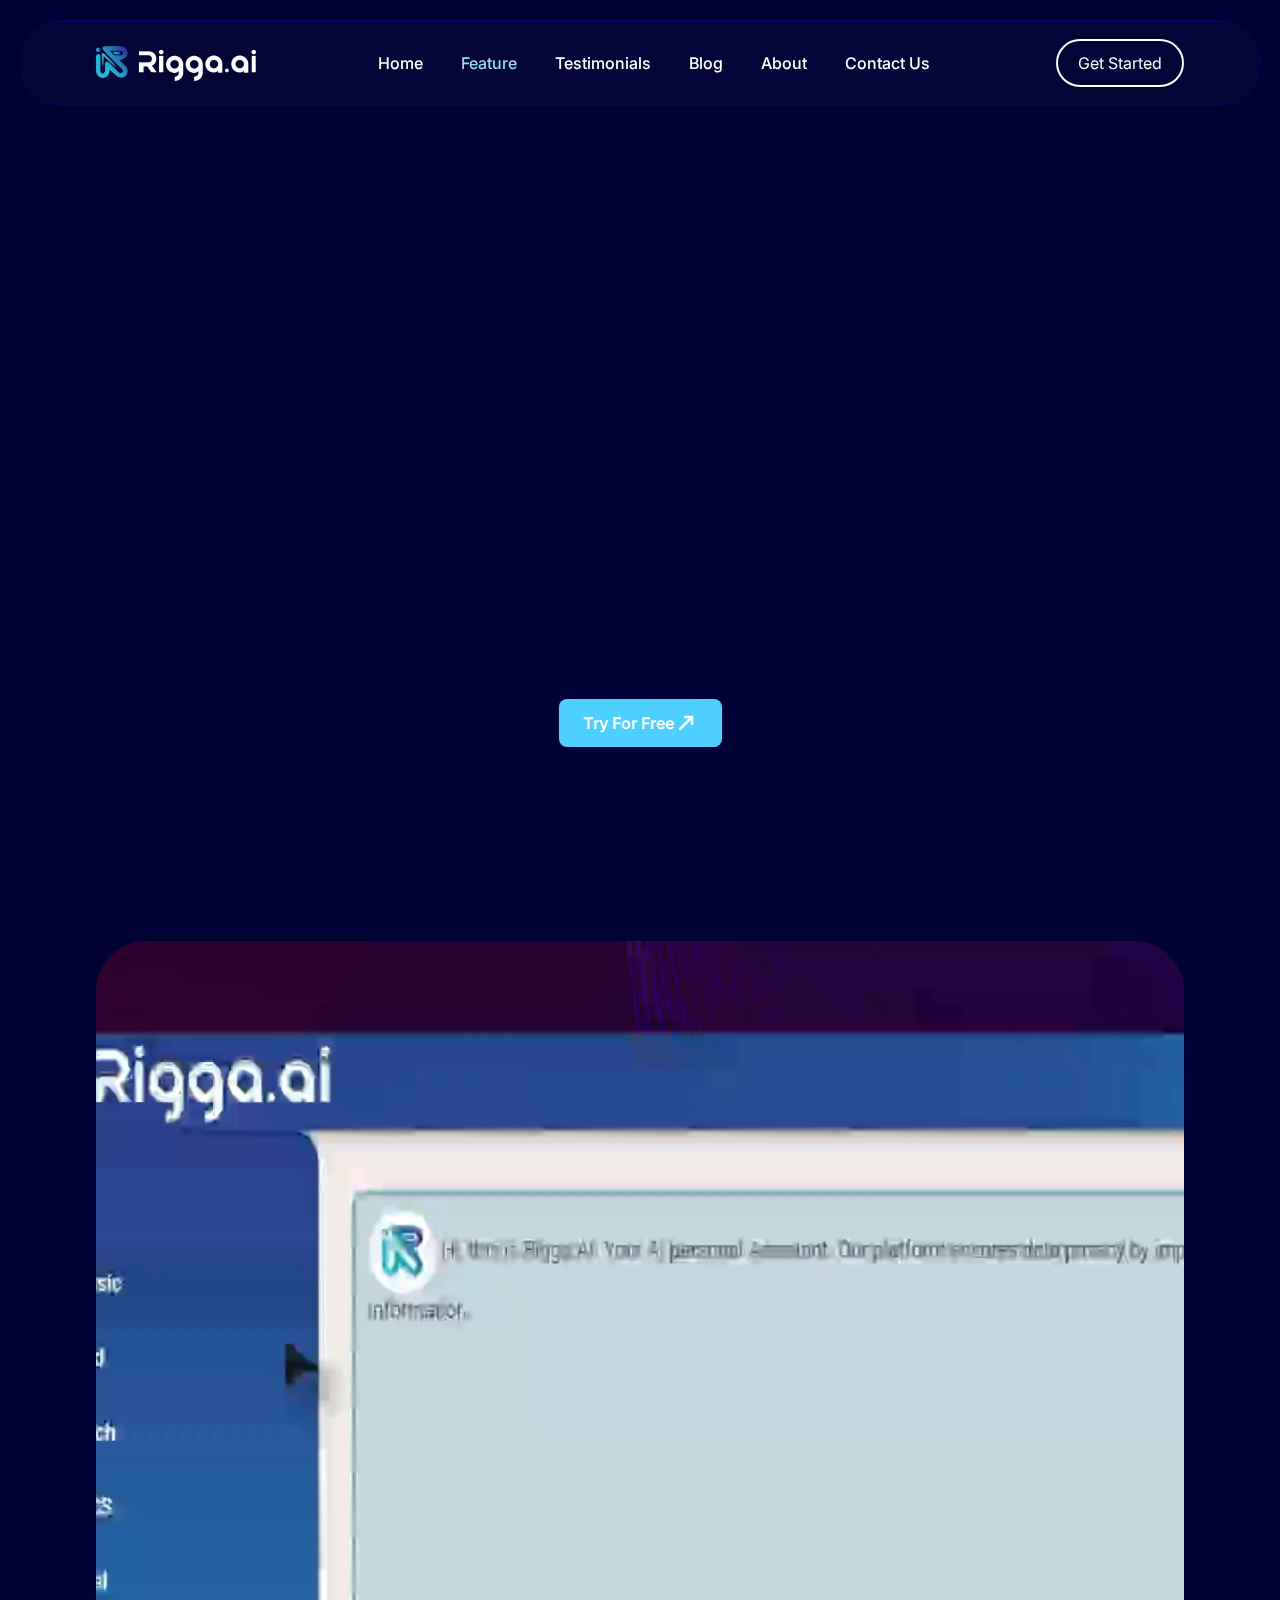
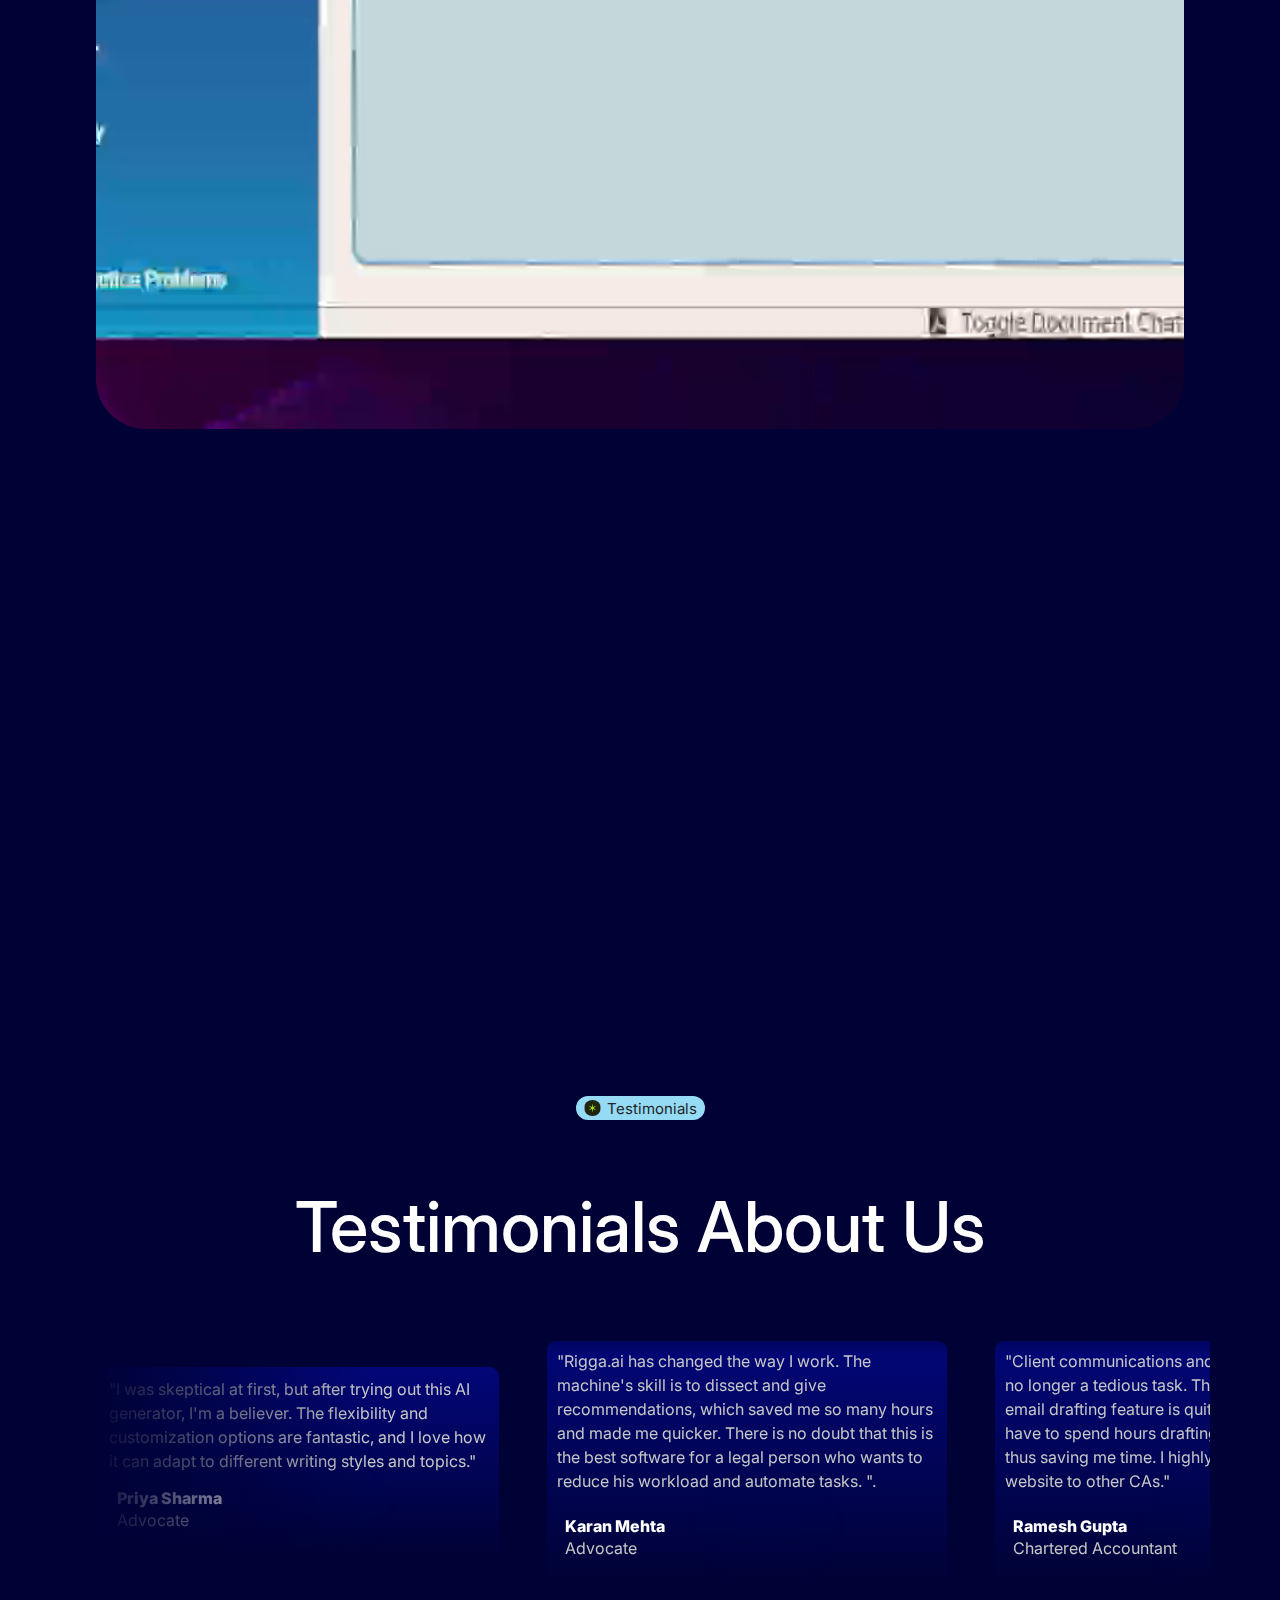
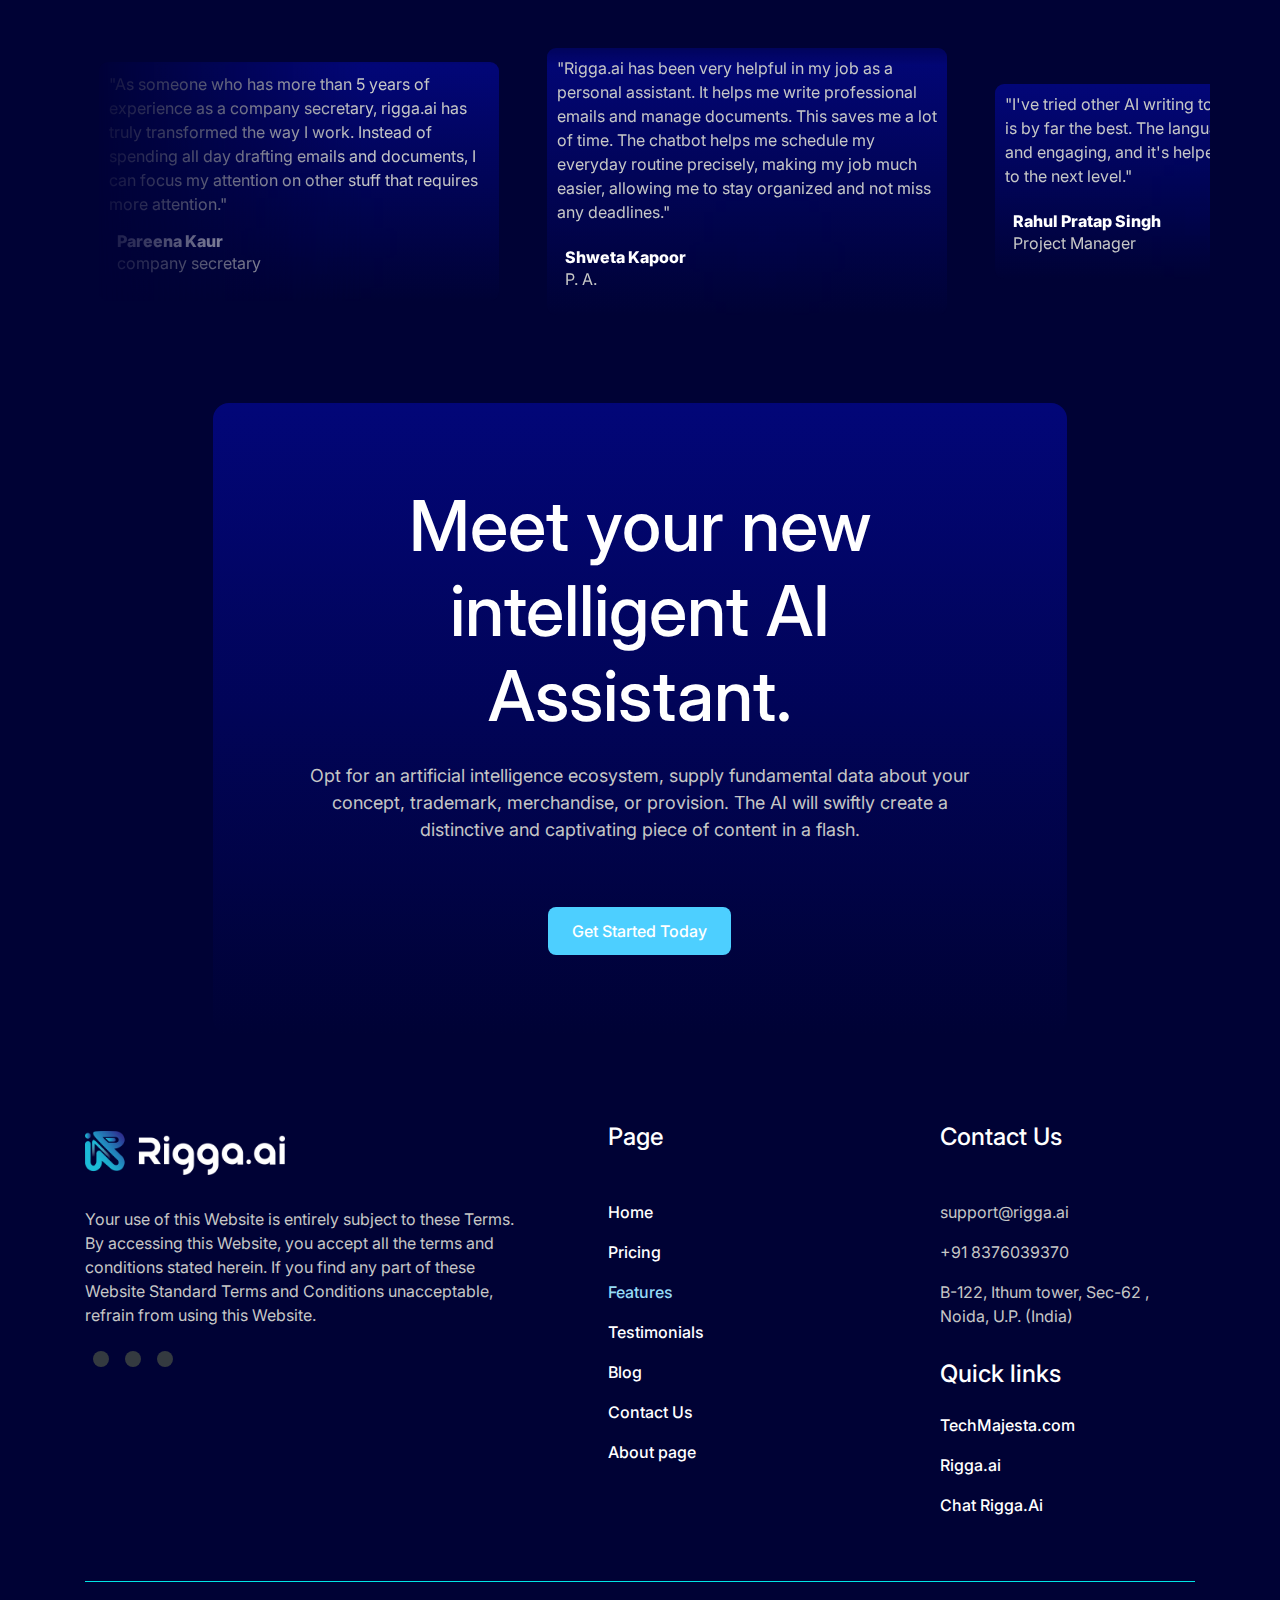
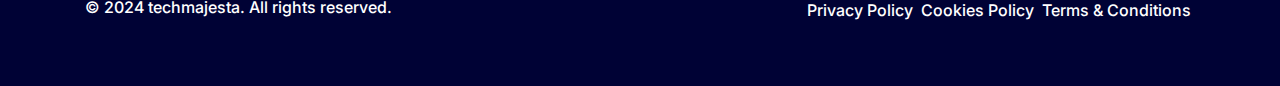
<file: CAseemore.html>
<!DOCTYPE html>
<html lang="en">

<head>
    <meta charset="UTF-8" />
    <meta name="viewport" content="width=device-width, initial-scale=1.0" />
    <meta http-equiv="X-UA-Compatible" content="ie=edge" />
    <meta name="description" content="" />
    <title>Rigga.ai</title>
    <link rel="shortcut icon" href="assets/image/fevivon.png
    " type="image/x-icon" />
    <link rel="stylesheet" href="assets/css/bootstrap.min.css" />
    <link rel="stylesheet" href="assets/css/style.css" />
    <link href="https://unpkg.com/aos@2.3.1/dist/aos.css" rel="stylesheet" />
    <script src="assets/js/jquery.js"></script>
    <script src="assets/js/bootstrap.bundle.min.js"></script>
    <script src="assets/js/script.js"></script>
    <link href="https://fonts.googleapis.com/css2?family=Inter:wght@400;600&display=swap" rel="stylesheet">
    <script src="https://unpkg.com/aos@2.3.1/dist/aos.js"></script>
    <link rel="stylesheet" href="https://cdnjs.cloudflare.com/ajax/libs/font-awesome/6.5.2/css/all.min.css"
        integrity="sha512-SnH5WK+bZxgPHs44uWIX+LLJAJ9/2PkPKZ5QiAj6Ta86w+fsb2TkcmfRyVX3pBnMFcV7oQPJkl9QevSCWr3W6A=="
        crossorigin="anonymous" referrerpolicy="no-referrer" />
</head>

<div class="main backcolor" id="main">
    <!-- header start -->
    <header class="header">
        <div class="navbar navbar-expand-lg" id="navbar">
            <div class="container-fluid">
                <a class="navbar-brand" href="#"><img src="assets/image/logo.avif" class="logo-img" alt="logo"
                        style="width: 160px;" /></a>
                <i class="fa-solid fa-bars text-white" id="menu"></i>
                <div class="collapse navbar-collapse" id="show" style="gap: 20px">
                    <ul class="navbar-nav ml-auto" id="nav" style="gap: 22px">
                        <li class="nav-item">
                            <a class="nav-link link-text" href="index.html#main">Home</a>
                        </li>
                        <li class="nav-item">
                            <a class="nav-link link-text active" href="index.html#feature">Feature</a>
                        </li>
                        <li class="nav-item">
                            <a class="nav-link link-text" href="index.html#testimonial">Testimonials</a>
                        </li>
                        <li class="nav-item">
                            <a class="nav-link link-text" href="blog.html">Blog</a>
                        </li>
                        <li class="nav-item">
                            <a class="nav-link link-text" href="About.html">About</a>
                        </li>
                        <li class="nav-item">
                            <a class="nav-link link-text " href="contactus.html">Contact Us</a>
                        </li>
                    </ul>

                    <div class="d-flex ml-auto justify-content-center btn-margin" style="gap: 10px">
                        <a href="https://chat.rigga.ai/" class="btn btn-outline-light btn-random">Get Started</a>
                        <!--<a href="#" class="btn-hero">Sign up</a>-->
                    </div>
                </div>
            </div>
        </div>
    </header>

    <section class="Ca-Info-section">
        <div class="Ca-Info-div">
            <div class="Ca-Info-heading">
                Revolutionize Your Professional Journey: Empowering CAs, CSs, and CWAs with Rigga AI!
            </div>
            <div class="Ca-Info-content">
                Rigga.ai is the ultimate AI-powered assistant designed to enhance the productivity of Chartered
                Accountants (CA), Company Secretaries (CS), and Cost Accountants (CWA) professionals. It offers a suite
                of features that streamline workflows, including PDF Forensic for rapid data extraction from financial
                statements, Quick Reply for instantaneous and professional responses, and Case Search for easy access to
                case laws. Rigga.ai also provides personalized training problems through the Practice Problems
                Generator, concise notes on complex topics, and impactful Marketing Emails and Cold Emails to help grow
                your client base. With the Summarize Content tool, you can simplify lengthy laws, and the Create
                Tutorials feature allows for the design of step-by-step tutorials. Additionally, the Social Media Post
                Generator helps enhance your professional online presence. Rigga.ai automates repetitive tasks,
                increases accuracy, and enables you to focus on delivering exceptional client services while staying
                ahead of the competition. Start transforming your practice today.
            </div>
        </div>
        <a href="https://chat.rigga.ai/" class="btn-hero font">Try For Free
            <svg xmlns="http://www.w3.org/2000/svg" width="24" height="24" viewBox="0 0 24 24" fill="none"
                stroke="currentColor" stroke-width="2.5" stroke-linecap="round" stroke-linejoin="round">
                <path d="M6 18L18 6"></path>
                <path d="M11 6H18V13"></path>
            </svg>
        </a>
    </section>

    <div class="video-frame1">
        
            <video id="video1" autoplay loop muted>
                <source src="rigga.mp4">
            </video>
        
    </div>



    <section class="plus-points">
        <div class="plus-points-div">
            <!-- Upper Section -->
            <div class="plus-points-upper">
                <div class="plus-point plus-point-1">
                    <!-- Content for Plus Point 1 -->
                    <div class="plus-point plus-point-1">
                        <div class="plus-1-icon">
                            <svg xmlns="http://www.w3.org/2000/svg" width="32" height="32" fill="#000000"
                                viewBox="0 0 256 256">
                                <path
                                    d="M196.12,128c24.65-34.61,37.22-70.38,19.74-87.86S162.61,35.23,128,59.88C93.39,35.23,57.62,22.66,40.14,40.14S35.23,93.39,59.88,128c-24.65,34.61-37.22,70.38-19.74,87.86h0c5.63,5.63,13.15,8.14,21.91,8.14,18.48,0,42.48-11.17,66-27.88C151.47,212.83,175.47,224,194,224c8.76,0,16.29-2.52,21.91-8.14h0C233.34,198.38,220.77,162.61,196.12,128Zm8.43-76.55c7.64,7.64,2.48,32.4-18.52,63.28a300.33,300.33,0,0,0-21.19-23.57A300.33,300.33,0,0,0,141.27,70C172.15,49,196.91,43.8,204.55,51.45ZM176.29,128a289.14,289.14,0,0,1-22.76,25.53A289.14,289.14,0,0,1,128,176.29a289.14,289.14,0,0,1-25.53-22.76A289.14,289.14,0,0,1,79.71,128,298.62,298.62,0,0,1,128,79.71a289.14,289.14,0,0,1,25.53,22.76A289.14,289.14,0,0,1,176.29,128ZM51.45,51.45c2.2-2.21,5.83-3.35,10.62-3.35C73.89,48.1,92.76,55,114.72,70A304,304,0,0,0,91.16,91.16,300.33,300.33,0,0,0,70,114.73C49,83.85,43.81,59.09,51.45,51.45Zm0,153.1C43.81,196.91,49,172.15,70,141.27a300.33,300.33,0,0,0,21.19,23.57A304.18,304.18,0,0,0,114.73,186C83.85,207,59.09,212.2,51.45,204.55Zm153.1,0c-7.64,7.65-32.4,2.48-63.28-18.52a304.18,304.18,0,0,0,23.57-21.19A300.33,300.33,0,0,0,186,141.27C207,172.15,212.19,196.91,204.55,204.55ZM140,128a12,12,0,1,1-12-12A12,12,0,0,1,140,128Z">
                                </path>
                            </svg>
                        </div>
                        <div class="plus-1-heading">Automation</div>
                        <div class="plus-1-content">
                            With Rigga AI, CAs, CSs, and CWAs can automate repetitive tasks like data entry and report
                            generation, saving valuable time and reducing the risk of errors.
                        </div>
                    </div>

                </div>
                <div class="plus-point plus-point-2">
                    <!-- Content for Plus Point 2 -->
                    <div class="plus-point plus-point-2">
                        <div class="plus-2-icon">
                            <svg xmlns="http://www.w3.org/2000/svg" width="32" height="32" fill="#000000"
                                viewBox="0 0 256 256">
                                <path
                                    d="M96,208a8,8,0,0,1-8,8H40a24,24,0,0,1-20.77-36l34.29-59.25L39.47,124.5A8,8,0,1,1,35.33,109l32.77-8.77a8,8,0,0,1,9.8,5.66l8.79,32.77A8,8,0,0,1,81,148.5a8.37,8.37,0,0,1-2.08.27,8,8,0,0,1-7.72-5.93l-3.8-14.15L33.11,188A8,8,0,0,0,40,200H88A8,8,0,0,1,96,208Zm140.73-28-23.14-40a8,8,0,0,0-13.84,8l23.14,40A8,8,0,0,1,216,200H147.31l10.34-10.34a8,8,0,0,0-11.31-11.32l-24,24a8,8,0,0,0,0,11.32l24,24a8,8,0,0,0,11.31-11.32L147.31,216H216a24,24,0,0,0,20.77-36ZM128,32a7.85,7.85,0,0,1,6.92,4l34.29,59.25-14.08-3.78A8,8,0,0,0,151,106.92l32.78,8.79a8.23,8.23,0,0,0,2.07.27,8,8,0,0,0,7.72-5.93l8.79-32.79a8,8,0,1,0-15.45-4.14l-3.8,14.17L148.77,28a24,24,0,0,0-41.54,0L84.07,68a8,8,0,0,0,13.85,8l23.16-40A7.85,7.85,0,0,1,128,32Z">
                                </path>
                            </svg>
                        </div>
                        <div class="plus-2-heading">Analysis</div>
                        <div class="plus-2-content">
                            Harness advanced data analysis capabilities to gain insights into financial statements,
                            compliance requirements, and business performance, enabling informed decision-making.
                        </div>
                    </div>

                </div>
                <div class="plus-point plus-point-3">
                    <!-- Content for Plus Point 3 -->
                    <div class="plus-point plus-point-3">
                        <div class="plus-3-icon">
                            <svg xmlns="http://www.w3.org/2000/svg" width="32" height="32" fill="#000000"
                                viewBox="0 0 256 256">
                                <path
                                    d="M232,120h-8.34A96.14,96.14,0,0,0,136,32.34V24a8,8,0,0,0-16,0v8.34A96.14,96.14,0,0,0,32.34,120H24a8,8,0,0,0,0,16h8.34A96.14,96.14,0,0,0,120,223.66V232a8,8,0,0,0,16,0v-8.34A96.14,96.14,0,0,0,223.66,136H232a8,8,0,0,0,0-16Zm-96,87.6V200a8,8,0,0,0-16,0v7.6A80.15,80.15,0,0,1,48.4,136H56a8,8,0,0,0,0-16H48.4A80.15,80.15,0,0,1,120,48.4V56a8,8,0,0,0,16,0V48.4A80.15,80.15,0,0,1,207.6,120H200a8,8,0,0,0,0,16h7.6A80.15,80.15,0,0,1,136,207.6ZM128,88a40,40,0,1,0,40,40A40,40,0,0,0,128,88Zm0,64a24,24,0,1,1,24-24A24,24,0,0,1,128,152Z">
                                </path>
                            </svg>
                        </div>
                        <div class="plus-3-heading">Compliance</div>
                        <div class="plus-3-content">
                            Stay updated with the latest regulations and ensure adherence to legal standards
                            effortlessly, thanks to Rigga AI's real-time compliance tracking and reporting features.
                        </div>
                    </div>
                </div>
            </div>
            <!-- Lower Section -->
            <div class="plus-points-lower">
                <div class="plus-point plus-point-4">
                    <!-- Content for Plus Point 4 -->
                    <div class="plus-point plus-point-4">
                        <div class="plus-4-icon">
                            <svg xmlns="http://www.w3.org/2000/svg" width="32" height="32" fill="#000000"
                                viewBox="0 0 256 256">
                                <path
                                    d="M216,80H184V48a16,16,0,0,0-16-16H40A16,16,0,0,0,24,48V176a8,8,0,0,0,13,6.22L72,154V184a16,16,0,0,0,16,16h93.59L219,230.22a8,8,0,0,0,5,1.78,8,8,0,0,0,8-8V96A16,16,0,0,0,216,80ZM66.55,137.78,40,159.25V48H168v88H71.58A8,8,0,0,0,66.55,137.78ZM216,207.25l-26.55-21.47a8,8,0,0,0-5-1.78H88V152h80a16,16,0,0,0,16-16V96h32Z">
                                </path>
                            </svg>
                        </div>
                        <div class="plus-4-heading">Consultation</div>
                        <div class="plus-4-content">
                            Leverage AI-powered consultations to quickly generate expert advice and solutions tailored
                            to specific client needs, enhancing service delivery and client satisfaction.
                        </div>
                    </div>

                </div>
                <div class="plus-point plus-point-5">
                    <!-- Content for Plus Point 5 -->
                    <div class="plus-point plus-point-5">
                        <div class="plus-5-icon">
                            <svg xmlns="http://www.w3.org/2000/svg" width="32" height="32" fill="#000000"
                                viewBox="0 0 256 256">
                                <path
                                    d="M256,136a8,8,0,0,1-8,8H232v16a8,8,0,0,1-16,0V144H200a8,8,0,0,1,0-16h16V112a8,8,0,0,1,16,0v16h16A8,8,0,0,1,256,136Zm-57.87,58.85a8,8,0,0,1-12.26,10.3C165.75,181.19,138.09,168,108,168s-57.75,13.19-77.87,37.15a8,8,0,0,1-12.25-10.3c14.94-17.78,33.52-30.41,54.17-37.17a68,68,0,1,1,71.9,0C164.6,164.44,183.18,177.07,198.13,194.85ZM108,152a52,52,0,1,0-52-52A52.06,52.06,0,0,0,108,152Z">
                                </path>
                            </svg>
                        </div>
                        <div class="plus-5-heading">Communication</div>
                        <div class="plus-5-content">
                            Create personalized emails and reports swiftly, maintaining professional communication with
                            clients and stakeholders while ensuring clarity and impact.
                        </div>
                    </div>

                </div>
                <div class="plus-point plus-point-6">
                    <!-- Content for Plus Point 6 -->
                    <div class="plus-point plus-point-6">
                        <div class="plus-6-icon">
                            <svg xmlns="http://www.w3.org/2000/svg" width="32" height="32" fill="#000000"
                                viewBox="0 0 256 256">
                                <path
                                    d="M56,76a60,60,0,0,1,120,0,8,8,0,0,1-16,0,44,44,0,0,0-88,0,8,8,0,1,1-16,0Zm140,44a27.9,27.9,0,0,0-13.36,3.39A28,28,0,0,0,144,106.7V76a28,28,0,0,0-56,0v80l-3.82-6.13a28,28,0,0,0-48.41,28.17l29.32,50A8,8,0,1,0,78.89,220L49.6,170a12,12,0,1,1,20.78-12l.14.23,18.68,30A8,8,0,0,0,104,184V76a12,12,0,0,1,24,0v68a8,8,0,1,0,16,0V132a12,12,0,0,1,24,0v20a8,8,0,0,0,16,0v-4a12,12,0,0,1,24,0v36c0,21.61-7.1,36.3-7.16,36.42a8,8,0,0,0,3.58,10.73A7.9,7.9,0,0,0,208,232a8,8,0,0,0,7.16-4.42c.37-.73,8.85-18,8.85-43.58V148A28,28,0,0,0,196,120Z">
                                </path>
                            </svg>
                        </div>
                        <div class="plus-6-heading">Research</div>
                        <div class="plus-6-content">
                            Conduct thorough research on case laws, financial trends, and industry benchmarks in a
                            fraction of the time, giving professionals a competitive edge in their field.
                        </div>
                    </div>

                </div>
            </div>
        </div>
    </section>



    <section id="testimonial" class="py-5">
        <div class="container d-flex flex-column align-items-center justify-content-center">
            <div class="badge mx-auto px-2 py-1 ml-1 mb-3 ">
                <img src="assets/svg/star.svg" style="border-radius: 50%;" alt="icon" />
                <span class="badge-title" style="margin-left: 6px;">Testimonials</span>
            </div>
            <h1 class="main-title my-5">Testimonials About Us</h1>
        </div>
        <div class="container h">
            <ul class="list-unstyled moving-list" style="gap: 20px;">
                <li class="w-box box my-4 ">
                    <p class="para">
                        "I was skeptical at first, but after trying out this AI generator, I'm a believer. The
                        flexibility and customization options are fantastic, and I love how it can adapt to
                        different writing styles and topics."
                    </p>
                    <div class="d-flex  align-items-center justify-content-start">
                        <!-- <img src="https://framerusercontent.com/images/qDSBBDMaoQetBfsQjp7RXRHr0.jpg?scale-down-to=1024"
                            class="rounded-lg object-fit" height="50px" width="50px" alt="testimonial"> -->
                        <div class="ml-2">
                            <h6 class="text-left m-0 t-heading">Priya Sharma</h6>
                            <p class="para">Advocate</p>
                        </div>
                    </div>
                </li>
                <li class="box w-box my-4 py-2">
                    <p class="para ">
                        "Rigga.ai has changed the way I work. The machine's skill is to dissect and give
                        recommendations, which saved me so many hours and made me quicker. There is no doubt
                        that this is the best software for a legal person who wants to reduce his workload
                        and automate tasks. ".
                    </p>
                    <div class="d-flex align-items-center justify-content-start">
                        <!-- <img src="https://framerusercontent.com/images/24RJeOxnWPjjQ2vPGDyoQTrYNn0.jpg?scale-down-to=1024"
                            class="rounded-lg object-fit" height="50px" width="50px" alt="testimonial"> -->
                        <div class="ml-2">
                            <h6 class="mt-2 text-left m-0 t-heading">Karan Mehta </h6>
                            <p class="para">Advocate</p>
                        </div>
                    </div>
                </li>
                <li class="box w-box my-4 py-2">
                    <p class="para ">
                        "Client communications and financial reporting is no longer a tedious task.
                        The function of the smart email drafting feature is quite useful.I no longer
                        have to spend hours drafting the perfect email, thus saving me time. I highly
                        recommend this website to other CAs."
                    </p>
                    <div class="d-flex  align-items-center justify-content-start">
                        <!-- <img src="https://rigga.ai/framerusercontent.com/images/pQ8IjH8gaL2i5BGRLX619e6E.png"
                            class="rounded-lg object-fit" height="50px" width="50px" alt="testimonial"> -->
                        <div class="ml-2">
                            <h6 class="mt-2 text-left m-0 t-heading">Ramesh Gupta </h6>
                            <p class="para">Chartered Accountant</p>
                        </div>
                    </div>
                </li>
                <li class="box w-box my-4 py-2">
                    <p class="para ">
                        "Rigga.ai has been a great help with my university assignments.
                        It saves me a lot of time by providing solution templates for questionnaires and
                        also helps develop lesson plans for my subjects. It has made my university life easier."
                    </p>
                    <div class="d-flex  align-items-center justify-content-start">
                        <!-- <img src="https://framerusercontent.com/images/hJE2QoqlO4sljhhfMZsD5NxZcQ.jpg?scale-down-to=1024"
                            class="rounded-lg object-fit" height="50px" width="50px" alt="testimonial"> -->
                        <div class="ml-2">
                            <h6 class="mt-2 text-left m-0 t-heading">Manisha Kumari</h6>
                            <p class="para">P.G. Student</p>
                        </div>
                    </div>
                </li>

                <li class="box w-box my-4 py-2">
                    <p class="para ">
                        "As a content creator, rigga.ai has automated my daily tasks a lot.
                        It helps me write high-quality articles and blog posts. It also provides
                        grammar checks. I have already recommended it to all my colleagues."
                    </p>
                    <div class="d-flex  align-items-center justify-content-start">
                        <!-- <img src="https://framerusercontent.com/images/hJE2QoqlO4sljhhfMZsD5NxZcQ.jpg?scale-down-to=1024"
                            class="rounded-lg object-fit" height="50px" width="50px" alt="testimonial"> -->
                        <div class="ml-2">
                            <h6 class="mt-2 text-left m-0 t-heading">Ritika Singh</h6>
                            <p class="para">Student & content Creator</p>
                        </div>
                    </div>
                </li>
            </ul>
        </div>

        <div class="container h">
            <ul class="list-unstyled moving-list moving-list2" style="gap: 20px;">
                <li class="box w-box my-4 ">
                    <p class="para">
                        "As someone who has more than 5 years of experience as a company secretary,
                        rigga.ai has truly transformed the way I work. Instead of spending all day drafting
                        emails and documents, I can focus my attention on other stuff that requires more attention."
                    </p>
                    <div class="d-flex  align-items-center justify-content-start">
                        <!-- <img src="https://framerusercontent.com/images/qDSBBDMaoQetBfsQjp7RXRHr0.jpg?scale-down-to=1024"
                            class="rounded-lg object-fit" height="50px" width="50px" alt="testimonial"> -->
                        <div class="ml-2">
                            <h6 class="text-left m-0 t-heading">Pareena Kaur</h6>
                            <p class="para">company secretary</p>
                        </div>
                    </div>
                </li>
                <li class="box py-2 w-box my-4">
                    <p class="para ">
                        "Rigga.ai has been very helpful in my job as a personal assistant.
                        It helps me write professional emails and manage documents.
                        This saves me a lot of time. The chatbot helps me schedule my everyday
                        routine precisely, making my job much easier, allowing me to stay organized
                        and not miss any deadlines."
                    </p>
                    <div class="d-flex align-items-center justify-content-start">
                        <!-- <img src="https://framerusercontent.com/images/24RJeOxnWPjjQ2vPGDyoQTrYNn0.jpg?scale-down-to=1024"
                            class="rounded-lg object-fit" height="50px" width="50px" alt="testimonial"> -->
                        <div class="ml-2">
                            <h6 class="mt-2 text-left m-0 t-heading">Shweta Kapoor </h6>
                            <p class="para">P. A.</p>
                        </div>
                    </div>
                </li>
                <li class="box w-box my-4 py-2">
                    <p class="para ">
                        "I've tried other AI writing tools before, but this one is by far the best. The language is
                        sophisticated and engaging, and it's helped me take my content to the next level."
                    </p>
                    <div class="d-flex  align-items-center justify-content-start">
                        <!-- <img src="https://framerusercontent.com/images/hJE2QoqlO4sljhhfMZsD5NxZcQ.jpg?scale-down-to=1024"
                            class="rounded-lg object-fit" height="50px" width="50px" alt="testimonial"> -->
                        <div class="ml-2">
                            <h6 class="mt-2 text-left m-0 t-heading">Rahul Pratap Singh</h6>
                            <p class="para">Project Manager</p>
                        </div>
                    </div>
                </li>
                <li class="box py-2 w-box my-4">
                    <p class="para ">
                        "As someone who has been working in content creation for years, I can honestly say that the
                        level of sophistication and accuracy that this AI technology is capable of is truly
                        impressive."
                    </p>
                    <div class="d-flex  align-items-center justify-content-start">
                        <!-- <img src="https://rigga.ai/framerusercontent.com/images/pQ8IjH8gaL2i5BGRLX619e6E.png"
                            class="rounded-lg object-fit" height="50px" width="50px" alt="testimonial"> -->
                        <div class="ml-2">
                            <h6 class="mt-2 text-left m-0 t-heading">Rohit Bhatiya</h6>
                            <p class="para">Marketing Director</p>
                        </div>
                    </div>
                </li>
                <li class="box py-2 w-box my-4">
                    <p class="para ">
                        "Rigga.ai has been really helpful for my homework and projects.
                        It helps me write essays. It keeps track of my study schedule.
                        It even gives templates for my school reports. It's like having a tutor whenever I need
                        one."
                    </p>
                    <div class="d-flex  align-items-center justify-content-start">
                        <!-- <img src="https://framerusercontent.com/images/hJE2QoqlO4sljhhfMZsD5NxZcQ.jpg?scale-down-to=1024"
                            class="rounded-lg object-fit" height="50px" width="50px" alt="testimonial"> -->
                        <div class="ml-2">
                            <h6 class="mt-2 text-left m-0 t-heading">Ravi Mehta</h6>
                            <p class="para">Project Manager</p>
                        </div>
                    </div>
                </li>
            </ul>
        </div>
    </section>
    
    <section>
        <div class="col-lg-8 mx-auto  d-flex align-items-center justify-content-center flex-column"
            style="background: linear-gradient(180deg, #020678 0%, var(--token-8d6d3b89-767b-442f-9e58-976a9d3d131f, rgb(0, 2, 53)) 100%); border-radius: 16px; padding: 80px;">
            <h1 class="main-title">Meet your new
                intelligent AI Assistant.</h1>
            <p class="para my-3" style="font-size: 18px; text-align: center; ">Opt for an artificial intelligence
                ecosystem, supply fundamental data about your concept, trademark,
                merchandise, or provision. The AI will swiftly create a distinctive and captivating piece of content
                in a flash.</p>

            <a href="https://chat.rigga.ai/" class="mt-5 btn-hero">Get Started Today</a>
        </div>
    </section>

    <footer class="py-5">
        <br>
        <div class="container py-3">
            <div class="row justify-content-between">
                <div class="col-lg-5 col-md-12 col-sm-12 d-flex flex-column  align-items-start justify-content-start">
                    <img src="assets/image/logo.avif" alt="footer-logo" class="my-2" width="200px">
                    <br>
                    <p class="para">Your use of this Website is entirely subject to these Terms. By accessing this
                        Website, you accept all the terms and conditions stated herein. If you find any part of
                        these
                        Website Standard Terms and Conditions unacceptable, refrain from using this Website.</p>
                    <div class="d-flex my-2 text-white">
                        <i class="fa-solid  mx-2 fa-link bg-dark px-2 py-2 rounded-circle "></i>
                        <i class="fa-brands mx-2  fa-x-twitter bg-dark px-2 py-2 rounded-circle "></i>
                        <i class="fa-brands mx-2  fa-facebook bg-dark px-2 py-2 rounded-circle "></i>
                    </div>
                </div>
                <div class="col-lg-3 col-md-12 col-sm-12 d-flex flex-column align-items-start justify-content-start">
                    <h4 class="text-white">Page</h4>
                    <br>
                    <ul class="list-unstyled">
                        <li class="my-3"><a href="index.html" class="link-text ">Home</a></li>
                        <li class="my-3"><a href="" class="link-text ">Pricing</a></li>
                        <li class="my-3"><a href="index.html#feature" class="link-text active">Features</a></li>
                        <li class="my-3"><a href="index.html#testimonial" class="link-text ">Testimonials</a></li>
                        <li class="my-3"><a href="blog.html" class="link-text ">Blog</a></li>
                        <li class="my-3"><a href="contactus.html" class="link-text ">Contact Us</a>
                        </li>
                        <li><a href="About.html" class="link-text">About page</a></li>
                    </ul>
                </div>
                <div
                    class="col-lg-3 d-flex flex-column col-md-12 col-sm-12 d-flex align-items-start justify-content-start">
                    <h4 class="text-white">Contact Us</h4>
                    <br>
                    <ul class="list-unstyled">
                        <li class="my-3">
                            <p class="para">support@rigga.ai</p>
                        </li>
                        <li class="my-3">
                            <p class="para ">+91 8376039370</p>
                        </li>
                        <li class="my-3">
                            <p class="para ">B-122, Ithum tower, Sec-62 , Noida, U.P. (India)</p>
                        </li>
                    </ul>
                    <h4 class="text-white">Quick links</h4>

                    <ul class="list-unstyled">
                        <li class="my-3"><a href="https://techmajesta.com/" target="_blank"
                                class="link-text">TechMajesta.com</a></li>
                        <li class="my-3"><a href="https://rigga.framer.website/" target="_blank"
                                class="link-text ">Rigga.ai</a></li>
                        <li class="my-3"><a href="https://chat.rigga.ai/" target="_blank" class="link-text ">Chat
                                Rigga.Ai</a></li>
                    </ul>
                </div>
            </div>
        </div>
        <div class="container">
            <hr class=" h-25 " style="background-color: aqua;">
            <div class="d-flex justify-content-between" id="bottom-footer">
                <h6 class="text-white">© 2024 techmajesta. All rights reserved.</h6>
                <ul class="d-flex list-unstyled">
                    <li class="mx-1"><a href="privacy-policy.html" class="link-text">Privacy Policy</a></li>
                    <li class="mx-1"><a href="cookie-policy.html" class="link-text">Cookies Policy</a></li>
                    <li class="mx-1"><a href="terms-and-condition-page.html" class="link-text">Terms &
                            Conditions</a></li>
                </ul>
            </div>
        </div>
    </footer>

</div>
<script src="assets/js/animate.js"></script>

<script>
    document.addEventListener("DOMContentLoaded", () => {
        const header = document.querySelector('.header'); // Select the header
        let lastScrollY = window.scrollY; // Track the last scroll position

        window.addEventListener('scroll', () => {
            const currentScrollY = window.scrollY;

            if (currentScrollY > lastScrollY) {
                // Scrolling down: Hide the navbar
                header.classList.add('hidden');
            } else {
                // Scrolling up: Show the navbar
                header.classList.remove('hidden');
            }

            // Update the last scroll position
            lastScrollY = currentScrollY;
        });
    });
</script>

<script>// Add animation on scroll
    document.addEventListener('scroll', () => {
        const points = document.querySelectorAll('.plus-point');
        points.forEach(point => {
            const rect = point.getBoundingClientRect();
            if (rect.top <= window.innerHeight && rect.bottom >= 0) {
                point.classList.add('visible');
            }
        });
    });
</script>

<script>
    window.addEventListener('scroll', function () {
        const heading = document.querySelector('.Ca-Info-heading');
        const content = document.querySelector('.Ca-Info-content');

        const headingPosition = heading.getBoundingClientRect().top;
        const contentPosition = content.getBoundingClientRect().top;
        const windowHeight = window.innerHeight;

        if (headingPosition < windowHeight) {
            heading.classList.add('visible');
        }

        if (contentPosition < windowHeight) {
            content.classList.add('visible');
        }
    });

</script>
</file>
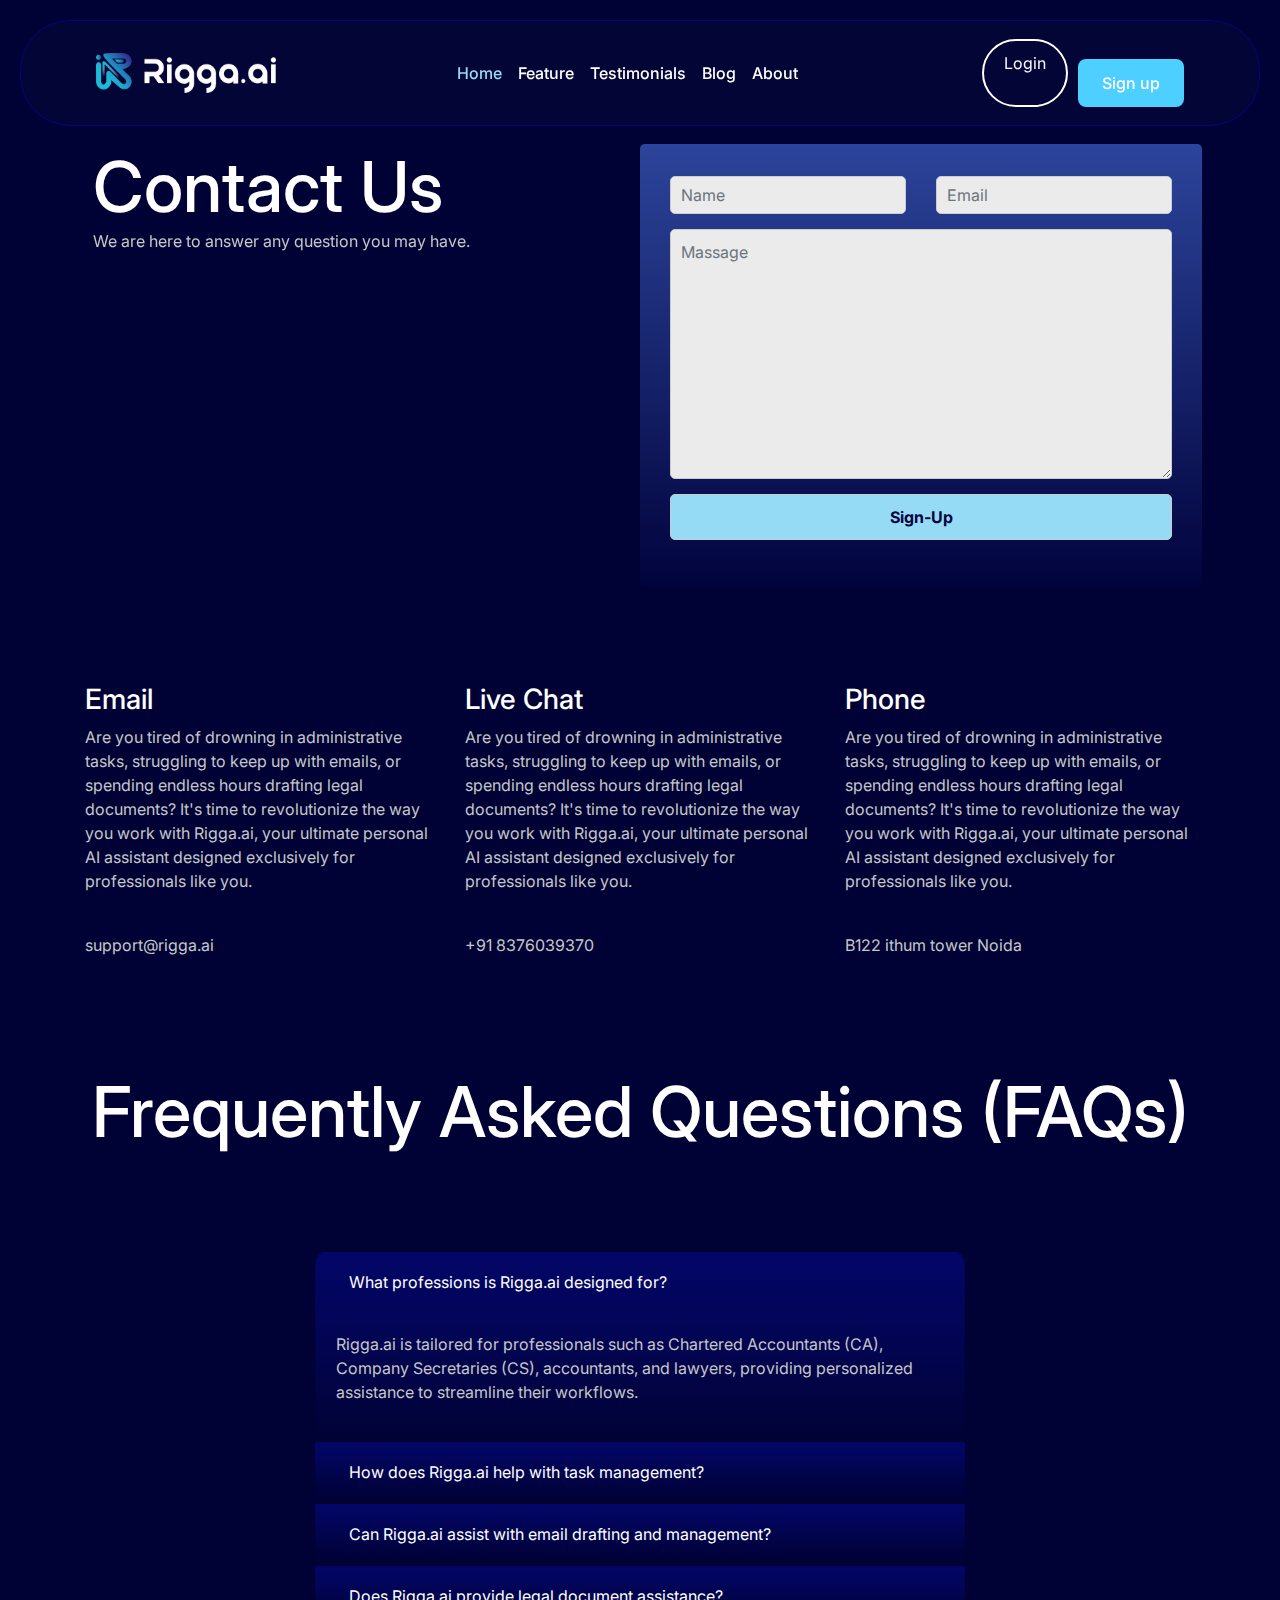
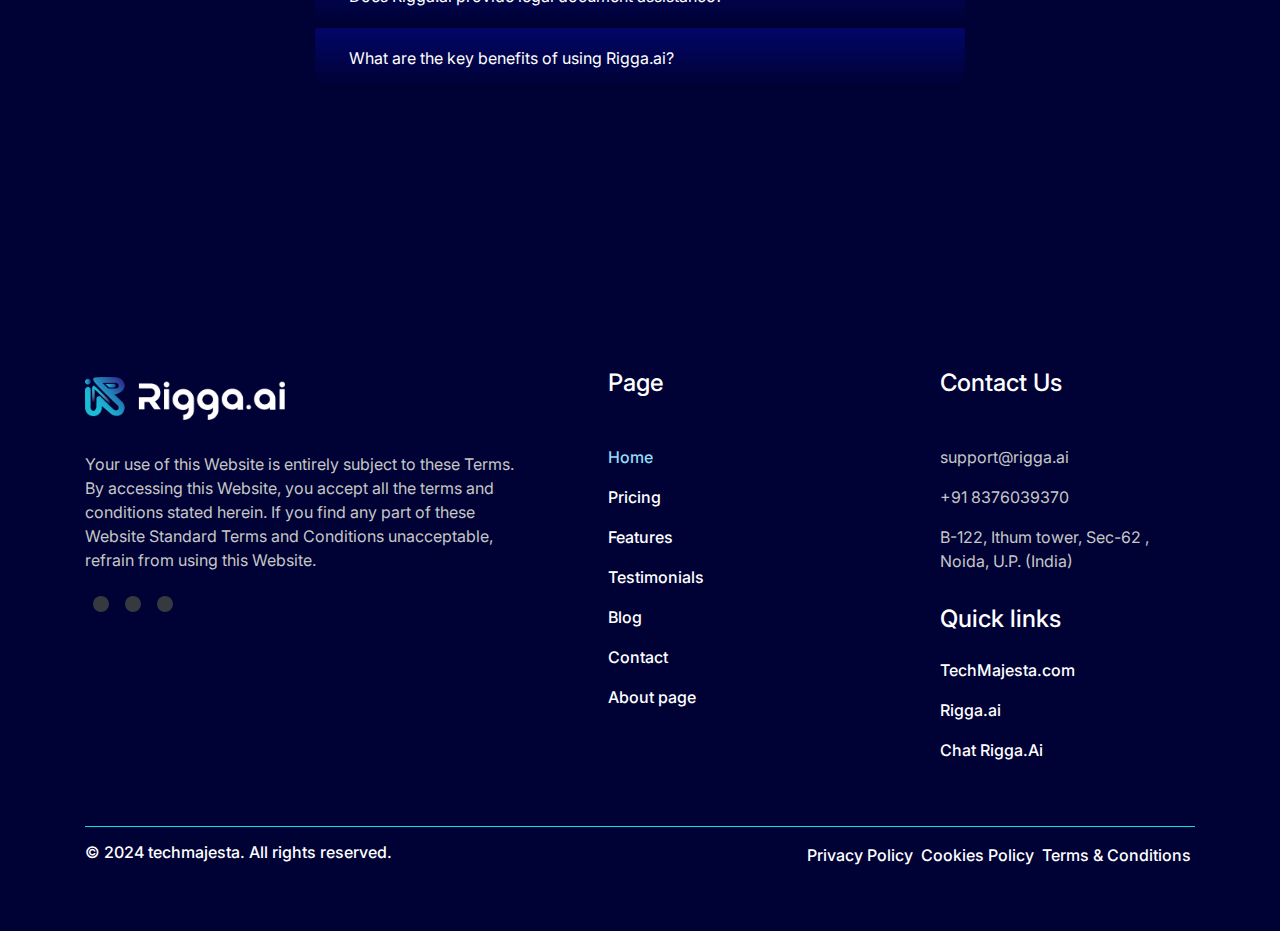
<file: contact.html>
<!DOCTYPE html>
<html lang="en">

<head>
    <meta charset="UTF-8" />
    <meta name="viewport" content="width=device-width, initial-scale=1.0" />
    <meta http-equiv="X-UA-Compatible" content="ie=edge" />
    <meta name="description" content="" />
    <title>Document</title>
    <link rel="shortcut icon" href="assets/image/fevivon.png
    " type="image/x-icon" />
    <link rel="stylesheet" href="assets/css/bootstrap.min.css" />
    <link rel="stylesheet" href="assets/css/style.css" />
    <link href="https://unpkg.com/aos@2.3.1/dist/aos.css" rel="stylesheet" />
    <script src="assets/js/jquery.js"></script>
    <script src="assets/js/bootstrap.bundle.min.js"></script>
    <script src="assets/js/script.js"></script>
    <script src="https://unpkg.com/aos@2.3.1/dist/aos.js"></script>
    <link rel="stylesheet" href="https://cdnjs.cloudflare.com/ajax/libs/font-awesome/6.5.2/css/all.min.css"
        integrity="sha512-SnH5WK+bZxgPHs44uWIX+LLJAJ9/2PkPKZ5QiAj6Ta86w+fsb2TkcmfRyVX3pBnMFcV7oQPJkl9QevSCWr3W6A=="
        crossorigin="anonymous" referrerpolicy="no-referrer" />
</head>

<body>
    <div class="main backcolor" id="main">
        <!-- header start -->
        <header class="header">
            <div class="navbar navbar-expand-lg" id="navbar">
                <div class="container-fluid">
                    <a class="navbar-brand" href="index.html"><img src="assets/image/logo.avif" class="logo-img"
                            alt="logo" /></a>
                    <i class="fa-solid fa-bars text-white" id="menu"></i>
                    <div class="collapse navbar-collapse" id="show" style="gap: 20px">
                        <ul class="navbar-nav ml-auto" id="nav">
                            <li class="nav-item">
                                <a class="nav-link link-text active" aria-current="page" href="index.html">Home</a>
                            </li>
                            <li class="nav-item">
                                <a class="nav-link link-text" href="#feature">Feature</a>
                            </li>
                            <li class="nav-item">
                                <a class="nav-link link-text" href="#testimonial">Testimonials</a>
                            </li>
                            <li class="nav-item">
                                <a class="nav-link link-text" href="#">Blog</a>
                            </li>
                            <li class="nav-item">
                                <a class="nav-link link-text" href="#">About</a>
                            </li>
                        </ul>
                        <div class="d-flex ml-auto justify-content-center btn-margin" style="gap: 10px">
                            <a href="404.html" class="btn btn-outline-light btn-random">Login</a>
                            <a href="#" class="btn-hero">Sign up</a>
                        </div>
                    </div>
                </div>
            </div>
        </header>
        <!-- header end -->

        <section class="py-5">
            <br>
            <br>
            <div class="container pt-5">
                <div class="row px-2">

                    <div class="col-lg-6">
                        <div class="main-title text-left" data-aos="fade-down">
                            Contact Us
                            <p class="para">We are here to answer any question you may have. </p>
                        </div>
                    </div>
                    <div class="col-lg-6  bg-color rounded-lg" style="padding: 32px 30px ;">
                        <form action="">
                        <div class="row">
                                <div class="col-lg-6 col-sm-12 form-group">
                                    <input type="text" class="form-control contact-form " name="Name" placeholder="Name" id="">
                                </div>
                                <div class="col-lg-6 col-sm-12 form-group">
                                    <input type="email" class="form-control contact-form " name="Email" placeholder="Email" id="">
                                    
                                </div>
                                <div class="col-lg-12 form-group">
                                    <textarea class="form-control form-area" name="Massge" placeholder="Massage" id=""></textarea>
                                </div>
                                <div class="col-lg-12 form-group">
                                 <input type="button" value="Sign-Up" class="btn btn-block t-btn">
                                </div>
                            </div>
                        </form>
                    </div>
                </div>
            </div>
        </section>


        <section class="py-5">
            <div class="container">
                <div class="row">
                    <div class="col-lg-4">
                        <i class="fa-solid fa-envelope text-white contact-icon" ></i>
                        <h3 class="text-white">Email</h3>
                        <p class="para ">Are you tired of drowning in administrative tasks, struggling to keep up with emails, or spending endless hours drafting legal documents? It's time to revolutionize the way you work with Rigga.ai, your ultimate personal AI assistant designed exclusively for professionals like you.

                        </p>
                        <br>
                        <p class="para">support@rigga.ai</p>
                    </div>
                    <div class="col-lg-4">
                        <i class="fa-solid fa-comment text-white contact-icon" ></i>
                        <h3 class="text-white">Live Chat</h3>
                        <p class="para ">Are you tired of drowning in administrative tasks, struggling to keep up with emails, or spending endless hours drafting legal documents? It's time to revolutionize the way you work with Rigga.ai, your ultimate personal AI assistant designed exclusively for professionals like you.

                        </p>
                        <br>
                        <p class="para">+91 8376039370</p>
                    </div>
                    <div class="col-lg-4">
                        <i class="fa-solid fa-phone text-white contact-icon" ></i>
                        <h3 class="text-white">Phone</h3>
                        <p class="para ">Are you tired of drowning in administrative tasks, struggling to keep up with emails, or spending endless hours drafting legal documents? It's time to revolutionize the way you work with Rigga.ai, your ultimate personal AI assistant designed exclusively for professionals like you.

                        </p>
                        <br>
                        <p class="para ">B122 ithum tower Noida</p>
                    </div>
                </div>
            </div>
            
       <!-- ask question start -->
       <section class="py-5">
        <br><br>
        <h1 class="main-title" dat-aos="fade-up">Frequently Asked Questions (FAQs)</h1>
        <div class="col-lg-7 px-5 mx-auto py-5 my-5">
            <div id="accordionExample" class="accordion ">
                <div class="card">
                    <div class="card-header" id="headingOne">
                        <h2 class="mb-0">
                            <button class="btn  btn-block text-left text-white" type="button" data-toggle="collapse"
                                data-target="#collapseOne" aria-expanded="true" aria-controls="collapseOne">
                                What professions is Rigga.ai designed for?
                                <i class="fa-solid fa-plus " style="float: right;"></i>
                            </button>
                        </h2>
                    </div>
                    <div id="collapseOne" class="collapse show" aria-labelledby="headingOne"
                        data-parent="#accordionExample">
                        <div class="card-body">
                            <p class="para">Rigga.ai is tailored for professionals such as Chartered Accountants
                                (CA), Company Secretaries (CS), accountants, and lawyers, providing personalized
                                assistance to streamline their workflows.</p>
                        </div>
                    </div>
                </div>
                <div class="card">
                    <div class="card-header" id="headingTwo">
                        <h2 class="mb-0">
                            <button class="btn  btn-block text-left collapsed text-white" type="button"
                                data-toggle="collapse" data-target="#collapseTwo" aria-expanded="false"
                                aria-controls="collapseTwo">
                                How does Rigga.ai help with task management?
                                <i class="fa-solid fa-plus " style="float: right;"></i>
                            </button>
                        </h2>
                    </div>
                    <div id="collapseTwo" class="collapse" aria-labelledby="headingTwo"
                        data-parent="#accordionExample">
                        <div class="card-body">
                            <p class="para">Rigga.ai assists professionals in organizing tasks efficiently by
                                categorizing them into daily, weekly, and monthly schedules, enabling prioritization
                                and progress tracking.</p>
                        </div>
                    </div>
                </div>
                <div class="card">
                    <div class="card-header" id="headingThree">
                        <h2 class="mb-0">
                            <button class="btn  btn-block text-left collapsed text-white " type="button" data-toggle="collapse"
                                data-target="#collapseThree" aria-expanded="false" aria-controls="collapseThree">
                                Can Rigga.ai assist with email drafting and management?
                                <i class="fa-solid fa-plus " style="float: right;"></i>
                            </button>
                        </h2>
                    </div>
                    <div id="collapseThree" class="collapse" aria-labelledby="headingThree"
                        data-parent="#accordionExample">
                        <div class="card-body">
                            <p class="para">Yes, Rigga.ai offers smart email drafting features, suggesting
                                personalized templates for various professional communications, and aids in inbox
                                organization to maintain efficiency.</p>
                        </div>
                    </div>
                </div>
                <div class="card">
                    <div class="card-header" id="headingFour">
                        <h2 class="mb-0">
                            <button class="btn  btn-block text-left collapsed text-white " type="button"
                                data-toggle="collapse" data-target="#collapseFour" aria-expanded="false"
                                aria-controls="collapseFour">
                                Does Rigga.ai provide legal document assistance?
                                <i class="fa-solid fa-plus " style="float: right;"></i>
                            </button>
                        </h2>
                    </div>
                    <div id="collapseFour" class="collapse" aria-labelledby="headingFour"
                        data-parent="#accordionExample">
                        <div class="card-body">
                            <p class="para"> Absolutely, Rigga.ai simplifies the process of crafting legal documents
                                such as notice replies and contracts, offering templates and guidance tailored to
                                legal professionals' needs.</p>
                        </div>
                    </div>
                </div>
                <div class="card">
                    <div class="card-header" id="headingFive">
                        <h2 class="mb-0">
                            <button class="btn  btn-block text-left collapsed text-white " type="button"
                                data-toggle="collapse" data-target="#collapseFive" aria-expanded="false"
                                aria-controls="collapseFive">
                                What are the key benefits of using Rigga.ai?
                                <i class="fa-solid fa-plus " style="float: right;"></i>
                            </button>
                        </h2>
                    </div>
                    <div id="collapseFive" class="collapse" aria-labelledby="headingFive"
                        data-parent="#accordionExample">
                        <div class="card-body">
                            <p class="para"> Rigga.ai saves time by automating tedious tasks, increases productivity
                                by streamlining workflows, and enhances accuracy with personalized solutions,
                                ultimately revolutionizing work management for professionals. </p>
                        </div>
                    </div>
                </div>
            </div>
        </div>
    </section>
    <!-- ask question end -->
        </section>
        <!-- footer start -->
      
        
        <footer class="py-5">
            <br>
            <div class="container py-3">
                <div class="row justify-content-between">
                    <div
                        class="col-lg-5 col-md-12 col-sm-12 d-flex flex-column  align-items-start justify-content-start">
                        <img src="assets/image/logo.avif" alt="footer-logo" class="my-2" width="200px">
                        <br>
                        <p class="para">Your use of this Website is entirely subject to these Terms. By accessing this
                            Website, you accept all the terms and conditions stated herein. If you find any part of
                            these
                            Website Standard Terms and Conditions unacceptable, refrain from using this Website.</p>
                        <div class="d-flex my-2 text-white">
                            <i class="fa-solid  mx-2 fa-link bg-dark px-2 py-2 rounded-circle "></i>
                            <i class="fa-brands mx-2  fa-x-twitter bg-dark px-2 py-2 rounded-circle "></i>
                            <i class="fa-brands mx-2  fa-facebook bg-dark px-2 py-2 rounded-circle "></i>
                        </div>
                    </div>
                    <div
                        class="col-lg-3 col-md-12 col-sm-12 d-flex flex-column align-items-start justify-content-start">
                        <h4 class="text-white">Page</h4>
                        <br>
                        <ul class="list-unstyled">
                            <li class="my-3"><a href="index.html" class="link-text active">Home</a></li>
                            <li class="my-3"><a href="" class="link-text ">Pricing</a></li>
                            <li class="my-3"><a href="#features" class="link-text ">Features</a></li>
                            <li class="my-3"><a href="#testimonials" class="link-text ">Testimonials</a></li>
                            <li class="my-3"><a href="#" class="link-text ">Blog</a></li>
                            <li class="my-3"><a href="#" class="link-text ">Contact</a>
                            </li>
                            <li><a href="#" class="link-text">About page</a></li>
                        </ul>
                    </div>
                    <div
                        class="col-lg-3 d-flex flex-column col-md-12 col-sm-12 d-flex align-items-start justify-content-start">
                        <h4 class="text-white">Contact Us</h4>
                        <br>
                        <ul class="list-unstyled">
                            <li class="my-3">
                                <p class="para">support@rigga.ai</p>
                            </li>
                            <li class="my-3">
                                <p class="para ">+91 8376039370</p>
                            </li>
                            <li class="my-3">
                                <p class="para ">B-122, Ithum tower, Sec-62 , Noida, U.P. (India)</p>
                            </li>
                        </ul>
                        <h4 class="text-white">Quick links</h4>

                        <ul class="list-unstyled">
                            <li class="my-3"><a href="https://techmajesta.com/" target="_blank"
                                    class="link-text">TechMajesta.com</a></li>
                            <li class="my-3"><a href="https://rigga.framer.website/" target="_blank"
                                    class="link-text ">Rigga.ai</a></li>
                            <li class="my-3"><a href="https://chat.rigga.ai/" target="_blank" class="link-text ">Chat
                                    Rigga.Ai</a></li>
                        </ul>
                    </div>
                </div>
            </div>
            <div class="container">
                <hr class=" h-25 " style="background-color: aqua;">
                <div class="d-flex justify-content-between" id="bottom-footer">
                    <h6 class="text-white">© 2024 techmajesta. All rights reserved.</h6>
                    <ul class="d-flex list-unstyled" >
                        <li class="mx-1"><a href="privacy-policy.html" class="link-text">Privacy Policy</a></li>
                        <li class="mx-1"><a href="cookie-policy.html" class="link-text">Cookies Policy</a></li>
                        <li class="mx-1"><a href="terms-and-condition-page.html" class="link-text">Terms &
                                Conditions</a></li>
                    </ul>
                </div>
            </div>
        </footer>


    </div>
    <script src="assets/js/animate.js"></script>
    <script>
        AOS.init();
    </script>
</body>

</html>
</file>
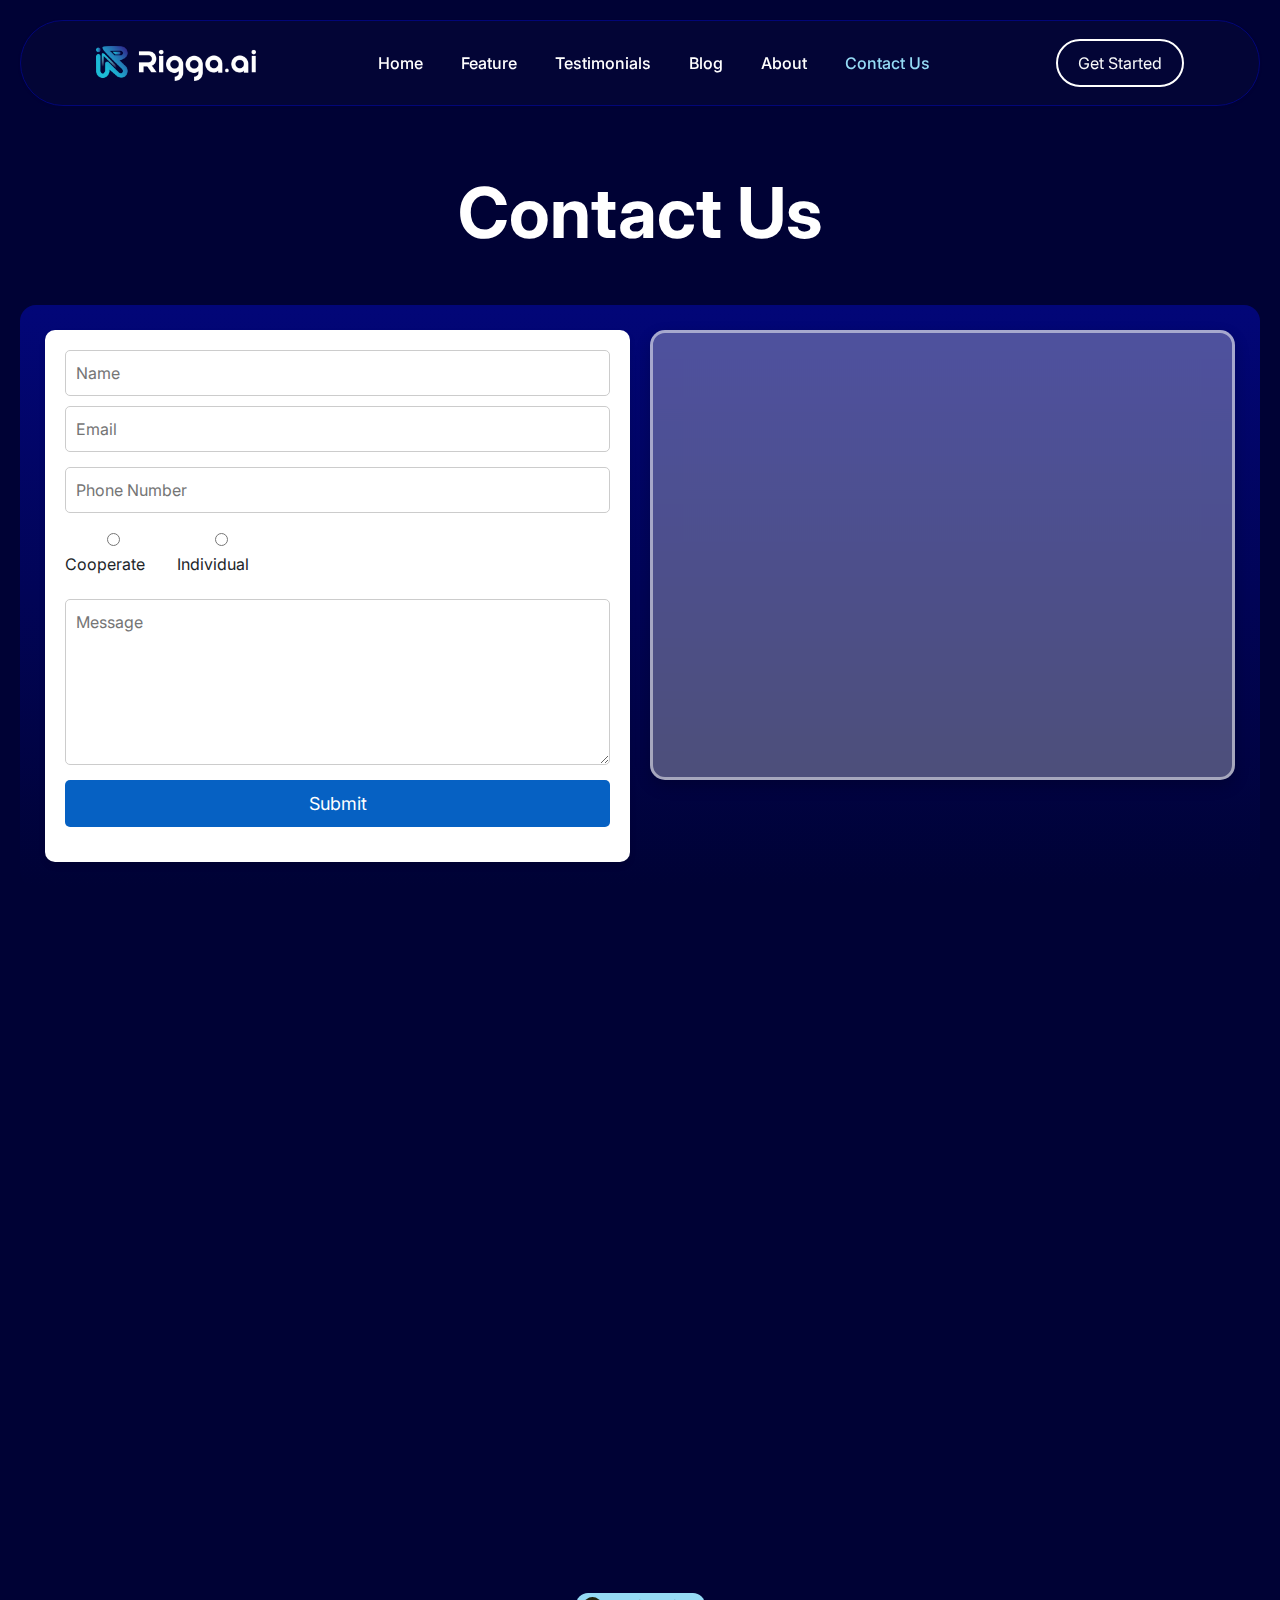
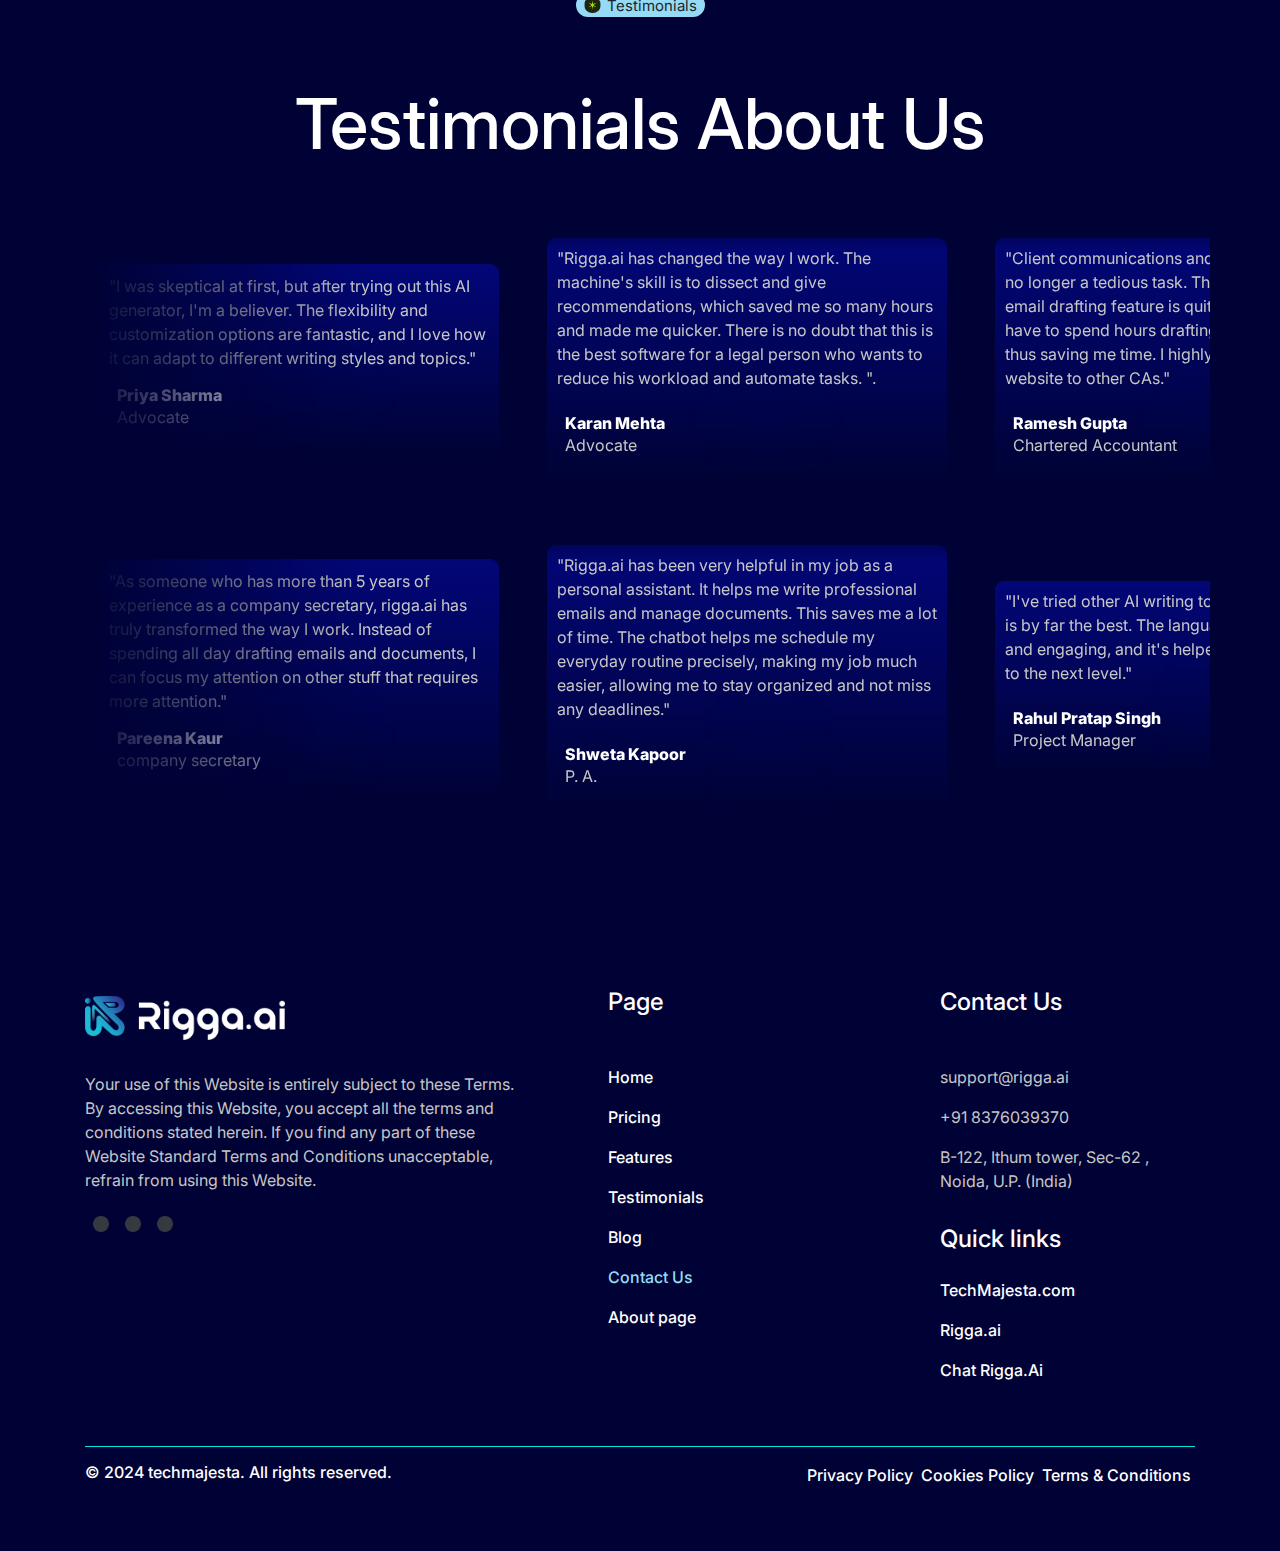
<file: contactus.html>
<!DOCTYPE html>
<html lang="en">

<head>
    <meta charset="UTF-8" />
    <meta name="viewport" content="width=device-width, initial-scale=1.0" />
    <meta http-equiv="X-UA-Compatible" content="ie=edge" />
    <meta name="description" content="" />
    <title>Rigga.ai</title>
    <link rel="shortcut icon" href="assets/image/fevivon.png
    " type="image/x-icon" />
    <link rel="stylesheet" href="assets/css/bootstrap.min.css" />
    <link rel="stylesheet" href="assets/css/style.css" />
    <link href="https://unpkg.com/aos@2.3.1/dist/aos.css" rel="stylesheet" />
    <script src="assets/js/jquery.js"></script>
    <script src="assets/js/bootstrap.bundle.min.js"></script>
    <script src="assets/js/script.js"></script>
    <link href="https://fonts.googleapis.com/css2?family=Inter:wght@400;600&display=swap" rel="stylesheet">
    <script src="https://unpkg.com/aos@2.3.1/dist/aos.js"></script>
    <link rel="stylesheet" href="https://cdnjs.cloudflare.com/ajax/libs/font-awesome/6.5.2/css/all.min.css"
        integrity="sha512-SnH5WK+bZxgPHs44uWIX+LLJAJ9/2PkPKZ5QiAj6Ta86w+fsb2TkcmfRyVX3pBnMFcV7oQPJkl9QevSCWr3W6A=="
        crossorigin="anonymous" referrerpolicy="no-referrer" />
</head>

<div class="main backcolor" id="main">
    <!-- header start -->
    <header class="header">
        <div class="navbar navbar-expand-lg" id="navbar">
            <div class="container-fluid">
                <a class="navbar-brand" href="#"><img src="assets/image/logo.avif" class="logo-img" alt="logo"
                        style="width: 160px;" /></a>
                <i class="fa-solid fa-bars text-white" id="menu"></i>
                <div class="collapse navbar-collapse" id="show" style="gap: 20px">
                    <ul class="navbar-nav ml-auto" id="nav" style="gap: 22px">
                        <li class="nav-item">
                            <a class="nav-link link-text " href="index.html#main">Home</a>
                        </li>
                        <li class="nav-item">
                            <a class="nav-link link-text" href="index.html#feature">Feature</a>
                        </li>
                        <li class="nav-item">
                            <a class="nav-link link-text" href="index.html#testimonial">Testimonials</a>
                        </li>
                        <li class="nav-item">
                            <a class="nav-link link-text" href="blog.html">Blog</a>
                        </li>
                        <li class="nav-item">
                            <a class="nav-link link-text" href="About.html">About</a>
                        </li>
                        <li class="nav-item">
                            <a class="nav-link link-text active" href="contactus.html">Contact Us</a>
                        </li>
                    </ul>

                    <div class="d-flex ml-auto justify-content-center btn-margin" style="gap: 10px">
                        <a href="https://chat.rigga.ai/" class="btn btn-outline-light btn-random">Get Started</a>
                        <!--<a href="#" class="btn-hero">Sign up</a>-->
                    </div>
                </div>
            </div>
        </div>
    </header>



    <section class="form-section">
        <div class="heading">Contact Us</div>
        <div class="col-lg-12 mx-auto d-flex align-items-start justify-content-between flex-row"
            style="background: linear-gradient(180deg, #020678 0%, var(--token-8d6d3b89-767b-442f-9e58-976a9d3d131f, rgb(0, 2, 53)) 100%); border-radius: 16px; padding: 25px;">
            
            <!-- Form Container (Left Side) -->
            <div class="form-container">
                <div class="form" id="form-container">
                    <form name="submit-to-google-sheet" id="contactForm" method="POST"
                        action="https://script.google.com/macros/s/AKfycbzEEuuZkvsa3xUopdynyULzMT_rryTYzZEkzSPI3y4_uI66hQifiNk7FwvcdKP8q6W2Bw/exec">
                        <div class="form-group">
                            <input type="text" name="name" placeholder="Name" pattern="[A-Za-z\s]+" title="Only alphabets are allowed" required>
                            <input type="email" name="email" placeholder="Email" required>
                        </div>
                        <div class="form-group">
                            <input type="tel" name="phone" placeholder="Phone Number" pattern="^[6-9]\d{9}$" title="Enter a valid 10-digit mobile number" minlength="10" maxlength="10" required>
                        </div>
                        <div class="form-group">
                            <div class="radio-buttons">
                                <label>
                                    <input type="radio" name="type" value="cooperate" required> Cooperate
                                </label>
                                <label>
                                    <input type="radio" name="type" value="individual" required> Individual
                                </label>
                            </div>
                        </div>
                        <div class="form-group">
                            <textarea name="message" rows="6" placeholder="Message" required></textarea>
                        </div>
                        <div class="form-group">
                            <button type="submit">Submit</button>
                        </div>
                    </form>
                </div>
    
                <!-- Notification (Success) -->
                <div id="notification" style="display: none; padding: 20px; margin-top: 15px; font-weight: bold; text-align: center;
                    background-color: #d4edda; color: #221557; border: 1px solid #c3e6cb; border-radius: 5px;">
                    Success! Your data has been successfully received, thank you.
                    <br><br>
                    <button id="goBackButton" style="padding: 10px 20px; background-color: #007bff; color: white; border: none; border-radius: 5px; cursor: pointer;">
                        Go Back
                    </button>
                </div>
            </div>
    
            <!-- Map Container (Right Side) -->
            <div class="map-container">
                <iframe src="https://www.google.com/maps/embed?pb=!1m18!1m12!1m3!1d3502.0830313310507!2d77.36992837528885!3d28.62727347566762!2m3!1f0!2f0!3f0!3m2!1i1024!2i768!4f13.1!3m3!1m2!1s0x390ce550adec536d%3A0xfc9a748d99d8bd07!2sITHUM%20TOWER%2C%20GALAXY%20BUSINESS%20PARK%2C%20Block%20A%2C%20Industrial%20Area%2C%20Sector%2062%2C%20Noida%2C%20Uttar%20Pradesh%20201309!5e0!3m2!1sen!2sin!4v1738140405549!5m2!1sen!2sin" width="600" height="450" style="border:0;" allowfullscreen="" loading="lazy" referrerpolicy="no-referrer-when-downgrade"></iframe>
            </div>
    
        </div>
    </section>
    

    <section class="plus-points">
        <div class="plus-points-div">
            <!-- Upper Section -->
            <div class="plus-points-upper">
                <div class="plus-point plus-point-1">
                    <!-- Content for Plus Point 1 -->
                    <div class="plus-point plus-point-1">
                        <div class="plus-1-icon">
                            <svg xmlns="http://www.w3.org/2000/svg" width="32" height="32" fill="#000000"
                                viewBox="0 0 256 256">
                                <path
                                    d="M224,48H32a8,8,0,0,0-8,8V192a16,16,0,0,0,16,16H216a16,16,0,0,0,16-16V56A8,8,0,0,0,224,48ZM203.43,64,128,133.15,52.57,64ZM216,192H40V74.19l82.59,75.71a8,8,0,0,0,10.82,0L216,74.19V192Z">
                                </path>
                            </svg>
                        </div>
                        <div class="plus-1-heading">Email</div>
                        <div class="plus-1-content">

                            Streamline work with Rigga.ai—your AI assistant for professionals, automating tedious tasks.
                        </div>
                        <div class="email" style="color: white;">
                            support@rigga.ai
                        </div>
                    </div>

                </div>
                <div class="plus-point plus-point-2">
                    <!-- Content for Plus Point 2 -->
                    <div class="plus-point plus-point-2">
                        <div class="plus-2-icon">
                            <svg xmlns="http://www.w3.org/2000/svg" width="32" height="32" fill="#000000"
                                viewBox="0 0 256 256">
                                <path
                                    d="M200,224H150.54A266.56,266.56,0,0,0,174,200.25c27.45-31.57,42-64.85,42-96.25a88,88,0,0,0-176,0c0,31.4,14.51,64.68,42,96.25A266.56,266.56,0,0,0,105.46,224H56a8,8,0,0,0,0,16H200a8,8,0,0,0,0-16ZM56,104a72,72,0,0,1,144,0c0,57.23-55.47,105-72,118C111.47,209,56,161.23,56,104Zm112,0a40,40,0,1,0-40,40A40,40,0,0,0,168,104Zm-64,0a24,24,0,1,1,24,24A24,24,0,0,1,104,104Z">
                                </path>
                            </svg>
                        </div>
                        <div class="plus-2-heading">Address</div>
                        <div class="plus-2-content">

                            Streamline work with Rigga.ai—your AI assistant for professionals, automating tedious tasks.
                        </div>
                        <div class="address" style="color: white;">
                            B122 ithum tower Noida
                        </div>
                    </div>

                </div>
                <div class="plus-point plus-point-3">
                    <!-- Content for Plus Point 3 -->
                    <div class="plus-point plus-point-3">
                        <div class="plus-3-icon">
                            <svg xmlns="http://www.w3.org/2000/svg" width="32" height="32" fill="#000000"
                                viewBox="0 0 256 256">
                                <path
                                    d="M116,128a12,12,0,1,1,12,12A12,12,0,0,1,116,128ZM84,140a12,12,0,1,0-12-12A12,12,0,0,0,84,140Zm88,0a12,12,0,1,0-12-12A12,12,0,0,0,172,140Zm60-76V192a16,16,0,0,1-16,16H83l-32.6,28.16-.09.07A15.89,15.89,0,0,1,40,240a16.13,16.13,0,0,1-6.8-1.52A15.85,15.85,0,0,1,24,224V64A16,16,0,0,1,40,48H216A16,16,0,0,1,232,64ZM40,224h0ZM216,64H40V224l34.77-30A8,8,0,0,1,80,192H216Z">
                                </path>
                            </svg>
                        </div>
                        <div class="plus-3-heading">Phone</div>
                        <div class="plus-3-content">
                            Streamline work with Rigga.ai—your AI assistant for professionals, automating tedious tasks.
                        </div>
                        <div class="phone" style="color: white;">
                            +91 8376039370
                        </div>
                    </div>
                </div>
            </div>

        </div>
    </section>



    <section id="testimonial" class="py-5">
        <div class="container d-flex flex-column align-items-center justify-content-center">
            <div class="badge mx-auto px-2 py-1 ml-1 mb-3 ">
                <img src="assets/svg/star.svg" style="border-radius: 50%;" alt="icon" />
                <span class="badge-title" style="margin-left: 6px;">Testimonials</span>
            </div>
            <h1 class="main-title my-5">Testimonials About Us</h1>
        </div>
        <div class="container h">
            <ul class="list-unstyled moving-list" style="gap: 20px;">
                <li class="w-box box my-4 ">
                    <p class="para">
                        "I was skeptical at first, but after trying out this AI generator, I'm a believer. The
                        flexibility and customization options are fantastic, and I love how it can adapt to
                        different writing styles and topics."
                    </p>
                    <div class="d-flex  align-items-center justify-content-start">
                        <!-- <img src="https://framerusercontent.com/images/qDSBBDMaoQetBfsQjp7RXRHr0.jpg?scale-down-to=1024"
                            class="rounded-lg object-fit" height="50px" width="50px" alt="testimonial"> -->
                        <div class="ml-2">
                            <h6 class="text-left m-0 t-heading">Priya Sharma</h6>
                            <p class="para">Advocate</p>
                        </div>
                    </div>
                </li>
                <li class="box w-box my-4 py-2">
                    <p class="para ">
                        "Rigga.ai has changed the way I work. The machine's skill is to dissect and give
                        recommendations, which saved me so many hours and made me quicker. There is no doubt
                        that this is the best software for a legal person who wants to reduce his workload
                        and automate tasks. ".
                    </p>
                    <div class="d-flex align-items-center justify-content-start">
                        <!-- <img src="https://framerusercontent.com/images/24RJeOxnWPjjQ2vPGDyoQTrYNn0.jpg?scale-down-to=1024"
                            class="rounded-lg object-fit" height="50px" width="50px" alt="testimonial"> -->
                        <div class="ml-2">
                            <h6 class="mt-2 text-left m-0 t-heading">Karan Mehta </h6>
                            <p class="para">Advocate</p>
                        </div>
                    </div>
                </li>
                <li class="box w-box my-4 py-2">
                    <p class="para ">
                        "Client communications and financial reporting is no longer a tedious task.
                        The function of the smart email drafting feature is quite useful.I no longer
                        have to spend hours drafting the perfect email, thus saving me time. I highly
                        recommend this website to other CAs."
                    </p>
                    <div class="d-flex  align-items-center justify-content-start">
                        <!-- <img src="https://rigga.ai/framerusercontent.com/images/pQ8IjH8gaL2i5BGRLX619e6E.png"
                            class="rounded-lg object-fit" height="50px" width="50px" alt="testimonial"> -->
                        <div class="ml-2">
                            <h6 class="mt-2 text-left m-0 t-heading">Ramesh Gupta </h6>
                            <p class="para">Chartered Accountant</p>
                        </div>
                    </div>
                </li>
                <li class="box w-box my-4 py-2">
                    <p class="para ">
                        "Rigga.ai has been a great help with my university assignments.
                        It saves me a lot of time by providing solution templates for questionnaires and
                        also helps develop lesson plans for my subjects. It has made my university life easier."
                    </p>
                    <div class="d-flex  align-items-center justify-content-start">
                        <!-- <img src="https://framerusercontent.com/images/hJE2QoqlO4sljhhfMZsD5NxZcQ.jpg?scale-down-to=1024"
                            class="rounded-lg object-fit" height="50px" width="50px" alt="testimonial"> -->
                        <div class="ml-2">
                            <h6 class="mt-2 text-left m-0 t-heading">Manisha Kumari</h6>
                            <p class="para">P.G. Student</p>
                        </div>
                    </div>
                </li>

                <li class="box w-box my-4 py-2">
                    <p class="para ">
                        "As a content creator, rigga.ai has automated my daily tasks a lot.
                        It helps me write high-quality articles and blog posts. It also provides
                        grammar checks. I have already recommended it to all my colleagues."
                    </p>
                    <div class="d-flex  align-items-center justify-content-start">
                        <!-- <img src="https://framerusercontent.com/images/hJE2QoqlO4sljhhfMZsD5NxZcQ.jpg?scale-down-to=1024"
                            class="rounded-lg object-fit" height="50px" width="50px" alt="testimonial"> -->
                        <div class="ml-2">
                            <h6 class="mt-2 text-left m-0 t-heading">Ritika Singh</h6>
                            <p class="para">Student & content Creator</p>
                        </div>
                    </div>
                </li>
            </ul>
        </div>

        <div class="container h">
            <ul class="list-unstyled moving-list moving-list2" style="gap: 20px;">
                <li class="box w-box my-4 ">
                    <p class="para">
                        "As someone who has more than 5 years of experience as a company secretary,
                        rigga.ai has truly transformed the way I work. Instead of spending all day drafting
                        emails and documents, I can focus my attention on other stuff that requires more attention."
                    </p>
                    <div class="d-flex  align-items-center justify-content-start">
                        <!-- <img src="https://framerusercontent.com/images/qDSBBDMaoQetBfsQjp7RXRHr0.jpg?scale-down-to=1024"
                            class="rounded-lg object-fit" height="50px" width="50px" alt="testimonial"> -->
                        <div class="ml-2">
                            <h6 class="text-left m-0 t-heading">Pareena Kaur</h6>
                            <p class="para">company secretary</p>
                        </div>
                    </div>
                </li>
                <li class="box py-2 w-box my-4">
                    <p class="para ">
                        "Rigga.ai has been very helpful in my job as a personal assistant.
                        It helps me write professional emails and manage documents.
                        This saves me a lot of time. The chatbot helps me schedule my everyday
                        routine precisely, making my job much easier, allowing me to stay organized
                        and not miss any deadlines."
                    </p>
                    <div class="d-flex align-items-center justify-content-start">
                        <!-- <img src="https://framerusercontent.com/images/24RJeOxnWPjjQ2vPGDyoQTrYNn0.jpg?scale-down-to=1024"
                            class="rounded-lg object-fit" height="50px" width="50px" alt="testimonial"> -->
                        <div class="ml-2">
                            <h6 class="mt-2 text-left m-0 t-heading">Shweta Kapoor </h6>
                            <p class="para">P. A.</p>
                        </div>
                    </div>
                </li>
                <li class="box w-box my-4 py-2">
                    <p class="para ">
                        "I've tried other AI writing tools before, but this one is by far the best. The language is
                        sophisticated and engaging, and it's helped me take my content to the next level."
                    </p>
                    <div class="d-flex  align-items-center justify-content-start">
                        <!-- <img src="https://framerusercontent.com/images/hJE2QoqlO4sljhhfMZsD5NxZcQ.jpg?scale-down-to=1024"
                            class="rounded-lg object-fit" height="50px" width="50px" alt="testimonial"> -->
                        <div class="ml-2">
                            <h6 class="mt-2 text-left m-0 t-heading">Rahul Pratap Singh</h6>
                            <p class="para">Project Manager</p>
                        </div>
                    </div>
                </li>
                <li class="box py-2 w-box my-4">
                    <p class="para ">
                        "As someone who has been working in content creation for years, I can honestly say that the
                        level of sophistication and accuracy that this AI technology is capable of is truly
                        impressive."
                    </p>
                    <div class="d-flex  align-items-center justify-content-start">
                        <!-- <img src="https://rigga.ai/framerusercontent.com/images/pQ8IjH8gaL2i5BGRLX619e6E.png"
                            class="rounded-lg object-fit" height="50px" width="50px" alt="testimonial"> -->
                        <div class="ml-2">
                            <h6 class="mt-2 text-left m-0 t-heading">Rohit Bhatiya</h6>
                            <p class="para">Marketing Director</p>
                        </div>
                    </div>
                </li>
                <li class="box py-2 w-box my-4">
                    <p class="para ">
                        "Rigga.ai has been really helpful for my homework and projects.
                        It helps me write essays. It keeps track of my study schedule.
                        It even gives templates for my school reports. It's like having a tutor whenever I need
                        one."
                    </p>
                    <div class="d-flex  align-items-center justify-content-start">
                        <!-- <img src="https://framerusercontent.com/images/hJE2QoqlO4sljhhfMZsD5NxZcQ.jpg?scale-down-to=1024"
                            class="rounded-lg object-fit" height="50px" width="50px" alt="testimonial"> -->
                        <div class="ml-2">
                            <h6 class="mt-2 text-left m-0 t-heading">Ravi Mehta</h6>
                            <p class="para">Project Manager</p>
                        </div>
                    </div>
                </li>
            </ul>
        </div>
    </section>



    <footer class="py-5">
        <br>
        <div class="container py-3">
            <div class="row justify-content-between">
                <div class="col-lg-5 col-md-12 col-sm-12 d-flex flex-column  align-items-start justify-content-start">
                    <img src="assets/image/logo.avif" alt="footer-logo" class="my-2" width="200px">
                    <br>
                    <p class="para">Your use of this Website is entirely subject to these Terms. By accessing this
                        Website, you accept all the terms and conditions stated herein. If you find any part of
                        these
                        Website Standard Terms and Conditions unacceptable, refrain from using this Website.</p>
                    <div class="d-flex my-2 text-white">
                        <i class="fa-solid  mx-2 fa-link bg-dark px-2 py-2 rounded-circle "></i>
                        <i class="fa-brands mx-2  fa-x-twitter bg-dark px-2 py-2 rounded-circle "></i>
                        <i class="fa-brands mx-2  fa-facebook bg-dark px-2 py-2 rounded-circle "></i>
                    </div>
                </div>
                <div class="col-lg-3 col-md-12 col-sm-12 d-flex flex-column align-items-start justify-content-start">
                    <h4 class="text-white">Page</h4>
                    <br>
                    <ul class="list-unstyled">
                        <li class="my-3"><a href="index.html" class="link-text ">Home</a></li>
                        <li class="my-3"><a href="" class="link-text ">Pricing</a></li>
                        <li class="my-3"><a href="index.html#feature" class="link-text ">Features</a></li>
                        <li class="my-3"><a href="index.html#testimonial" class="link-text ">Testimonials</a></li>
                        <li class="my-3"><a href="blog.html" class="link-text ">Blog</a></li>
                        <li class="my-3"><a href="contactus.html" class="link-text active" >Contact Us</a>
                        </li>
                        <li><a href="About.html" class="link-text">About page</a></li>
                    </ul>
                </div>
                <div
                    class="col-lg-3 d-flex flex-column col-md-12 col-sm-12 d-flex align-items-start justify-content-start">
                    <h4 class="text-white">Contact Us</h4>
                    <br>
                    <ul class="list-unstyled">
                        <li class="my-3">
                            <p class="para">support@rigga.ai</p>
                        </li>
                        <li class="my-3">
                            <p class="para ">+91 8376039370</p>
                        </li>
                        <li class="my-3">
                            <p class="para ">B-122, Ithum tower, Sec-62 , Noida, U.P. (India)</p>
                        </li>
                    </ul>
                    <h4 class="text-white">Quick links</h4>

                    <ul class="list-unstyled">
                        <li class="my-3"><a href="https://techmajesta.com/" target="_blank"
                                class="link-text">TechMajesta.com</a></li>
                        <li class="my-3"><a href="https://rigga.framer.website/" target="_blank"
                                class="link-text ">Rigga.ai</a></li>
                        <li class="my-3"><a href="https://chat.rigga.ai/" target="_blank" class="link-text ">Chat
                                Rigga.Ai</a></li>
                    </ul>
                </div>
            </div>
        </div>
        <div class="container">
            <hr class=" h-25 " style="background-color: aqua;">
            <div class="d-flex justify-content-between" id="bottom-footer">
                <h6 class="text-white">© 2024 techmajesta. All rights reserved.</h6>
                <ul class="d-flex list-unstyled">
                    <li class="mx-1"><a href="privacy-policy.html" class="link-text">Privacy Policy</a></li>
                    <li class="mx-1"><a href="cookie-policy.html" class="link-text">Cookies Policy</a></li>
                    <li class="mx-1"><a href="terms-and-condition-page.html" class="link-text">Terms &
                            Conditions</a></li>
                </ul>
            </div>
        </div>
    </footer>

</div>
<script src="assets/js/animate.js"></script>

<script>
    document.addEventListener("DOMContentLoaded", () => {
        const header = document.querySelector('.header'); // Select the header
        let lastScrollY = window.scrollY; // Track the last scroll position

        window.addEventListener('scroll', () => {
            const currentScrollY = window.scrollY;

            if (currentScrollY > lastScrollY) {
                // Scrolling down: Hide the navbar
                header.classList.add('hidden');
            } else {
                // Scrolling up: Show the navbar
                header.classList.remove('hidden');
            }

            // Update the last scroll position
            lastScrollY = currentScrollY;
        });
    });
</script>

<script>// Add animation on scroll
    document.addEventListener('scroll', () => {
        const points = document.querySelectorAll('.plus-point');
        points.forEach(point => {
            const rect = point.getBoundingClientRect();
            if (rect.top <= window.innerHeight && rect.bottom >= 0) {
                point.classList.add('visible');
            }
        });
    });
</script>

<script>
    window.addEventListener('scroll', function () {
        const heading = document.querySelector('.Ca-Info-heading');
        const content = document.querySelector('.Ca-Info-content');

        const headingPosition = heading.getBoundingClientRect().top;
        const contentPosition = content.getBoundingClientRect().top;
        const windowHeight = window.innerHeight;

        if (headingPosition < windowHeight) {
            heading.classList.add('visible');
        }

        if (contentPosition < windowHeight) {
            content.classList.add('visible');
        }
    });

</script>

<script>
    const scriptURL =
    'https://script.google.com/macros/s/AKfycbzEEuuZkvsa3xUopdynyULzMT_rryTYzZEkzSPI3y4_uI66hQifiNk7FwvcdKP8q6W2Bw/exec';
    const form = document.forms['submit-to-google-sheet'];
    const formContainer = document.getElementById('form-container');
    const notification = document.getElementById('notification');
    const mapContainer = document.querySelector('.map-container');

    form.addEventListener('submit', e => {
        e.preventDefault(); // Prevent default form submission

        fetch(scriptURL, { method: 'POST', body: new FormData(form) })
        .then(response => {
            if (response.ok) {
                // Hide the form and map container
                formContainer.style.display = 'none';
                mapContainer.style.display = 'none';

                // Show the success notification
                notification.style.display = 'block';
            } else {
                alert('Oops! There was an error. Please try again.');
            }
        })
        .catch(error => {
            alert('Error! ' + error.message);
        });
    });

    // Redirect to homepage when "Go Back" button is clicked
    document.getElementById("goBackButton").addEventListener("click", function () {
        window.location.href = "index.html"; // Change to your actual home page URL
    });
</script>



</html>
</file>
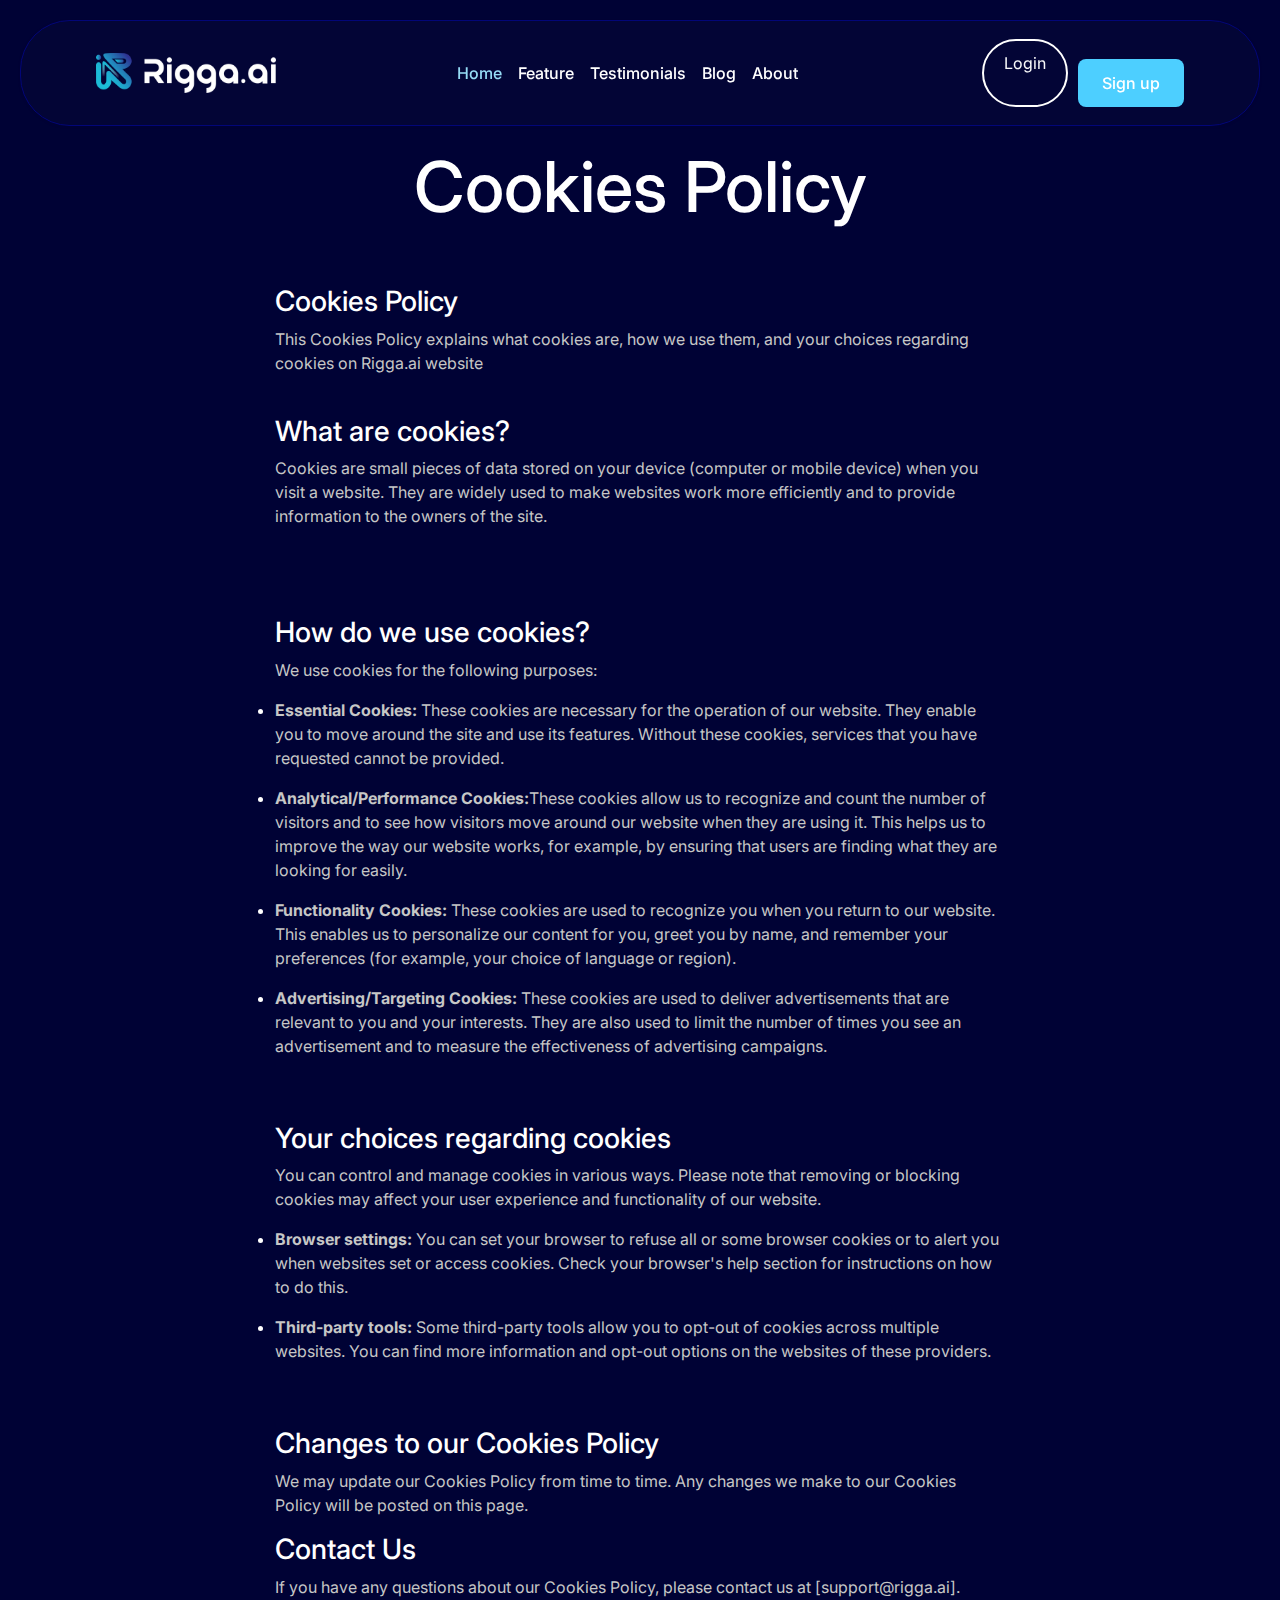
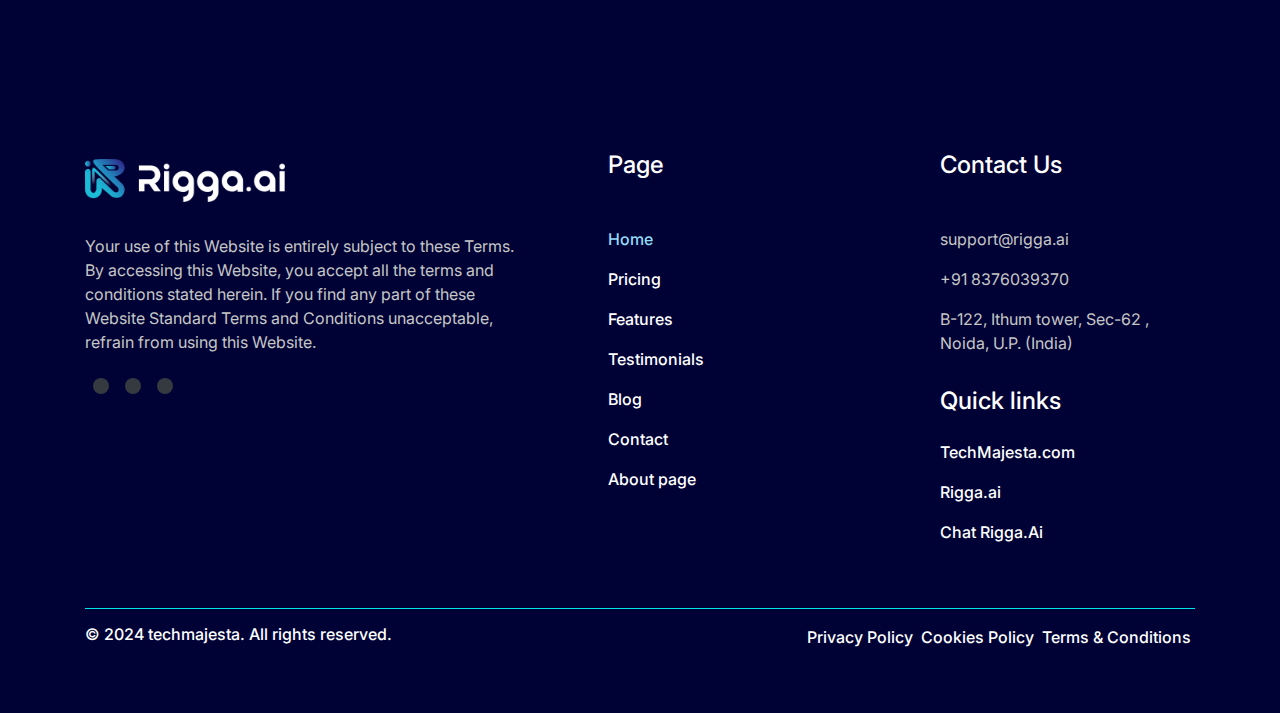
<file: cookie-policy.html>
<!DOCTYPE html>
<html lang="en">
  <head>
    <meta charset="UTF-8" />
    <meta name="viewport" content="width=device-width, initial-scale=1.0" />
    <meta http-equiv="X-UA-Compatible" content="ie=edge" />
    <meta name="description" content="" />
    <title>Document</title>
    <link
      rel="shortcut icon"
      href="assets/image/fevivon.png
    "
      type="image/x-icon"
    />
    <link rel="stylesheet" href="assets/css/bootstrap.min.css" />
    <link rel="stylesheet" href="assets/css/style.css" />
    <link href="https://unpkg.com/aos@2.3.1/dist/aos.css" rel="stylesheet" />
    <script src="assets/js/jquery.js"></script>
    <script src="assets/js/bootstrap.bundle.min.js"></script>
    <script src="assets/js/script.js"></script>
    <script src="https://unpkg.com/aos@2.3.1/dist/aos.js"></script>
    <link
      rel="stylesheet"
      href="https://cdnjs.cloudflare.com/ajax/libs/font-awesome/6.5.2/css/all.min.css"
      integrity="sha512-SnH5WK+bZxgPHs44uWIX+LLJAJ9/2PkPKZ5QiAj6Ta86w+fsb2TkcmfRyVX3pBnMFcV7oQPJkl9QevSCWr3W6A=="
      crossorigin="anonymous"
      referrerpolicy="no-referrer"
    />
  </head>

  <body>
    <div class="main backcolor" id="main">
      <!-- header start -->
      <header class="header">
        <div class="navbar navbar-expand-lg" id="navbar">
          <div class="container-fluid">
            <a class="navbar-brand" href="index.html"
              ><img src="assets/image/logo.avif" class="logo-img" alt="logo"
            /></a>
            <i class="fa-solid fa-bars text-white" id="menu"></i>
            <div class="collapse navbar-collapse" id="show" style="gap: 20px">
              <ul class="navbar-nav ml-auto" id="nav">
                <li class="nav-item">
                  <a
                    class="nav-link link-text active"
                    aria-current="page"
                    href="#main"
                    >Home</a
                  >
                </li>
                <li class="nav-item">
                  <a class="nav-link link-text" href="#feature">Feature</a>
                </li>
                <li class="nav-item">
                  <a class="nav-link link-text" href="#testimonial"
                    >Testimonials</a
                  >
                </li>
                <li class="nav-item">
                  <a class="nav-link link-text" href="#">Blog</a>
                </li>
                <li class="nav-item">
                  <a class="nav-link link-text" href="#">About</a>
                </li>
              </ul>
              <div
                class="d-flex ml-auto justify-content-center btn-margin"
                style="gap: 10px"
              >
                <a href="404.html" class="btn btn-outline-light btn-random"
                  >Login</a
                >
                <a href="#" class="btn-hero">Sign up</a>
              </div>
            </div>
          </div>
        </div>
      </header>
      <!-- header end -->
      <section class="py-5">
        <div class="container pt-5">
          <div class="row">
            <div class="col-lg-8 mt-5 mx-auto">
              <h1 class="main-title">Cookies Policy</h1>
              <br />
              <br />
              <h3 class="text-white">Cookies Policy</h3>
              <p class="para">
                This Cookies Policy explains what cookies are, how we use them, and your choices regarding cookies on Rigga.ai website
              </p>
              <br />
              <h3 class="text-white">What are cookies?</h3>
              <p class="para">
                Cookies are small pieces of data stored on your device (computer or mobile device) when you visit a website. They are widely used to make websites work more efficiently and to provide information to the owners of the site.
              </p>
    
              <br />
              <br />
              <br />
              <h3 class="text-white">How do we use cookies?</h3>
              <p class="para">
                We use cookies for the following purposes:
              </p>
              <ul class="text-white">
                <li>
                  <p class="para">
                   <span style="font-weight: 700;">Essential Cookies: </span> These cookies are necessary for the operation of our website. They enable you to move around the site and use its features. Without these cookies, services that you have requested cannot be provided.
                  </p>
                </li>
                <li>
                  <p class="para">
                    <span style="font-weight: 700;">Analytical/Performance Cookies:</span>These cookies allow us to recognize and count the number of visitors and to see how visitors move around our website when they are using it. This helps us to improve the way our website works, for example, by ensuring that users are finding what they are looking for easily.
                  </p>
                </li>
                <li>
                  <p class="para">
                    <span style="font-weight: 700;">Functionality Cookies:</span> These cookies are used to recognize you when you return to our website. This enables us to personalize our content for you, greet you by name, and remember your preferences (for example, your choice of language or region).
                  </p>
                </li>
                <li>
                  <p class="para">
                    <span style="font-weight: 700;">Advertising/Targeting Cookies: </span> These cookies are used to deliver advertisements that are relevant to you and your interests. They are also used to limit the number of times you see an advertisement and to measure the effectiveness of advertising campaigns.
                  </p>
                </li>
              </ul>
<br><br>
              <h3 class="text-white">Your choices regarding cookies</h3>
              <p class="para">
                You can control and manage cookies in various ways. Please note that removing or blocking cookies may affect your user experience and functionality of our website.
              </p>
              <ul class="text-white">
                <li>
                  <p class="para">
                   <span style="font-weight: 700;">Browser settings:</span> You can set your browser to refuse all or some browser cookies or to alert you when websites set or access cookies. Check your browser's help section for instructions on how to do this.
                  </p>
                </li>  
                <li>
                    <p class="para">
                     <span style="font-weight: 700;">Third-party tools:</span> Some third-party tools allow you to opt-out of cookies across multiple websites. You can find more information and opt-out options on the websites of these providers.
                    </p>
                  </li>    
              </ul>

              <br />
              <br />
              <h3 class="text-white">Changes to our Cookies Policy</h3>
              <p class="para">
                We may update our Cookies Policy from time to time. Any changes we make to our Cookies Policy will be posted on this page.
              </p>
             
              <h3 class="text-white">Contact Us</h3>
              <p class="para">
                If you have any questions about our Cookies Policy,                                                     please contact us at [support@rigga.ai].
              </p>
            </div>
          </div>
        </div>
      </section>

      <!-- footer start -->
   
      <footer class="py-5">
        <br>
        <div class="container py-3">
            <div class="row justify-content-between">
                <div
                    class="col-lg-5 col-md-12 col-sm-12 d-flex flex-column  align-items-start justify-content-start">
                    <img src="assets/image/logo.avif" alt="footer-logo" class="my-2" width="200px">
                    <br>
                    <p class="para">Your use of this Website is entirely subject to these Terms. By accessing this
                        Website, you accept all the terms and conditions stated herein. If you find any part of
                        these
                        Website Standard Terms and Conditions unacceptable, refrain from using this Website.</p>
                    <div class="d-flex my-2 text-white">
                        <i class="fa-solid  mx-2 fa-link bg-dark px-2 py-2 rounded-circle "></i>
                        <i class="fa-brands mx-2  fa-x-twitter bg-dark px-2 py-2 rounded-circle "></i>
                        <i class="fa-brands mx-2  fa-facebook bg-dark px-2 py-2 rounded-circle "></i>
                    </div>
                </div>
                <div
                    class="col-lg-3 col-md-12 col-sm-12 d-flex flex-column align-items-start justify-content-start">
                    <h4 class="text-white">Page</h4>
                    <br>
                    <ul class="list-unstyled">
                        <li class="my-3"><a href="index.html" class="link-text active">Home</a></li>
                        <li class="my-3"><a href="" class="link-text ">Pricing</a></li>
                        <li class="my-3"><a href="#features" class="link-text ">Features</a></li>
                        <li class="my-3"><a href="#testimonials" class="link-text ">Testimonials</a></li>
                        <li class="my-3"><a href="#" class="link-text ">Blog</a></li>
                        <li class="my-3"><a href="#" class="link-text ">Contact</a>
                        </li>
                        <li><a href="#" class="link-text">About page</a></li>
                    </ul>
                </div>
                <div
                    class="col-lg-3 d-flex flex-column col-md-12 col-sm-12 d-flex align-items-start justify-content-start">
                    <h4 class="text-white">Contact Us</h4>
                    <br>
                    <ul class="list-unstyled">
                        <li class="my-3">
                            <p class="para">support@rigga.ai</p>
                        </li>
                        <li class="my-3">
                            <p class="para ">+91 8376039370</p>
                        </li>
                        <li class="my-3">
                            <p class="para ">B-122, Ithum tower, Sec-62 , Noida, U.P. (India)</p>
                        </li>
                    </ul>
                    <h4 class="text-white">Quick links</h4>

                    <ul class="list-unstyled">
                        <li class="my-3"><a href="https://techmajesta.com/" target="_blank"
                                class="link-text">TechMajesta.com</a></li>
                        <li class="my-3"><a href="https://rigga.framer.website/" target="_blank"
                                class="link-text ">Rigga.ai</a></li>
                        <li class="my-3"><a href="https://chat.rigga.ai/" target="_blank" class="link-text ">Chat
                                Rigga.Ai</a></li>
                    </ul>
                </div>
            </div>
        </div>
        <div class="container">
            <hr class=" h-25 " style="background-color: aqua;">
            <div class="d-flex justify-content-between" id="bottom-footer">
                <h6 class="text-white">© 2024 techmajesta. All rights reserved.</h6>
                <ul class="d-flex list-unstyled" >
                    <li class="mx-1"><a href="privacy-policy.html" class="link-text">Privacy Policy</a></li>
                    <li class="mx-1"><a href="cookie-policy.html" class="link-text">Cookies Policy</a></li>
                    <li class="mx-1"><a href="terms-and-condition-page.html" class="link-text">Terms &
                            Conditions</a></li>
                </ul>
            </div>
        </div>
    </footer>

    </div>
    <script src="assets/js/animate.js"></script>
    <script>
      AOS.init();
    </script>
  </body>
</html>
</file>
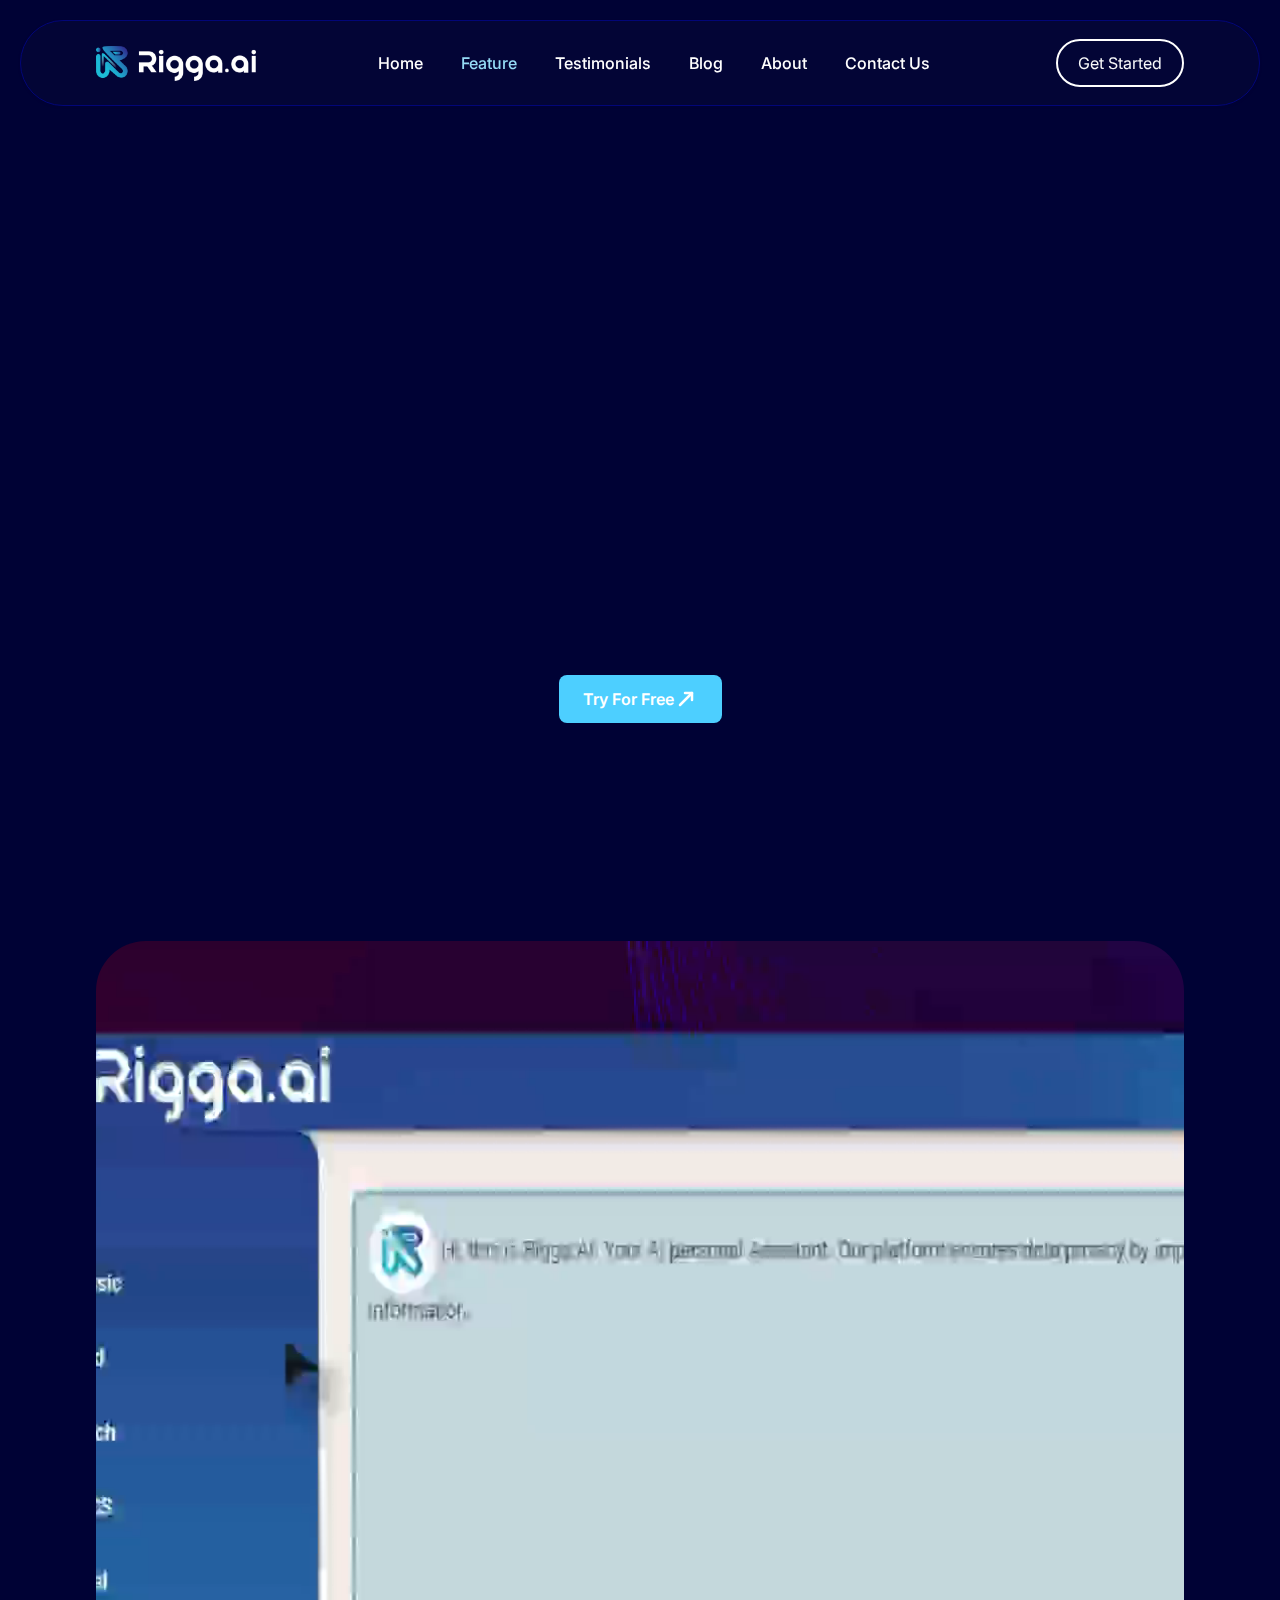
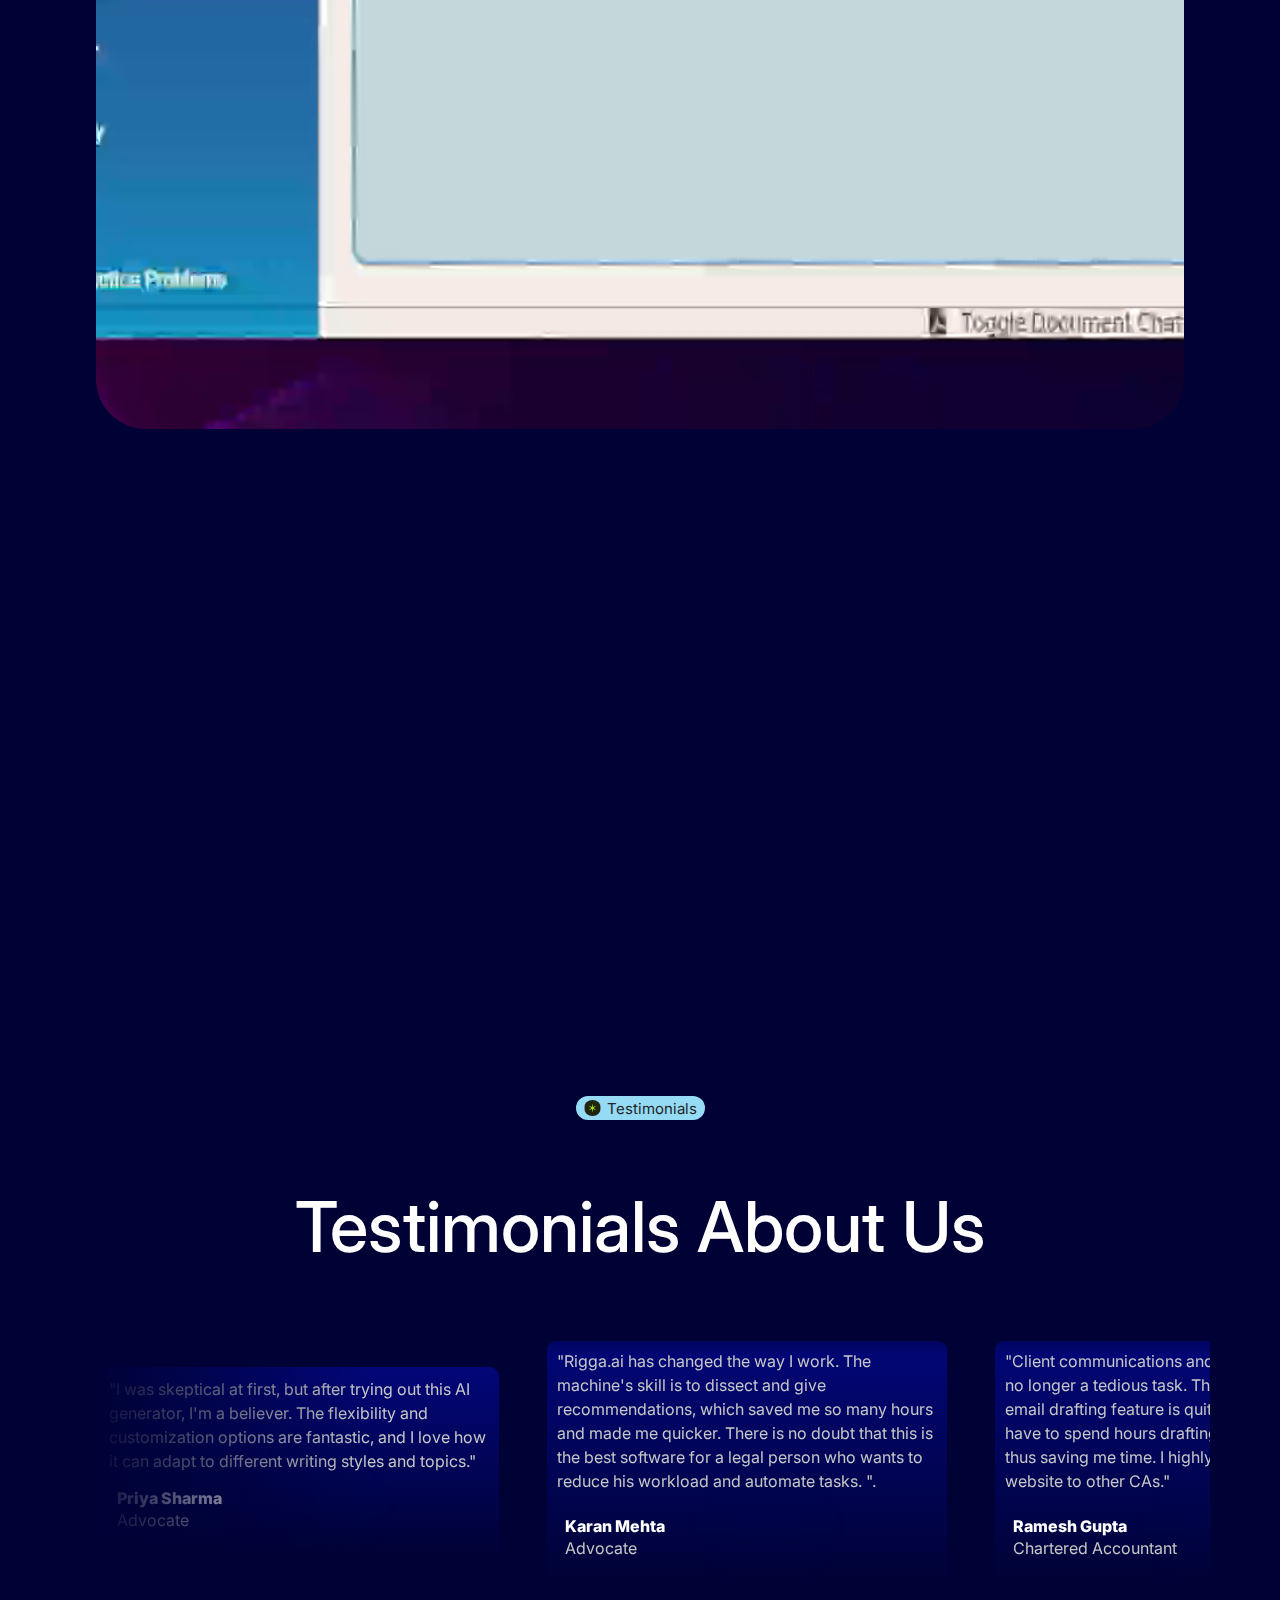
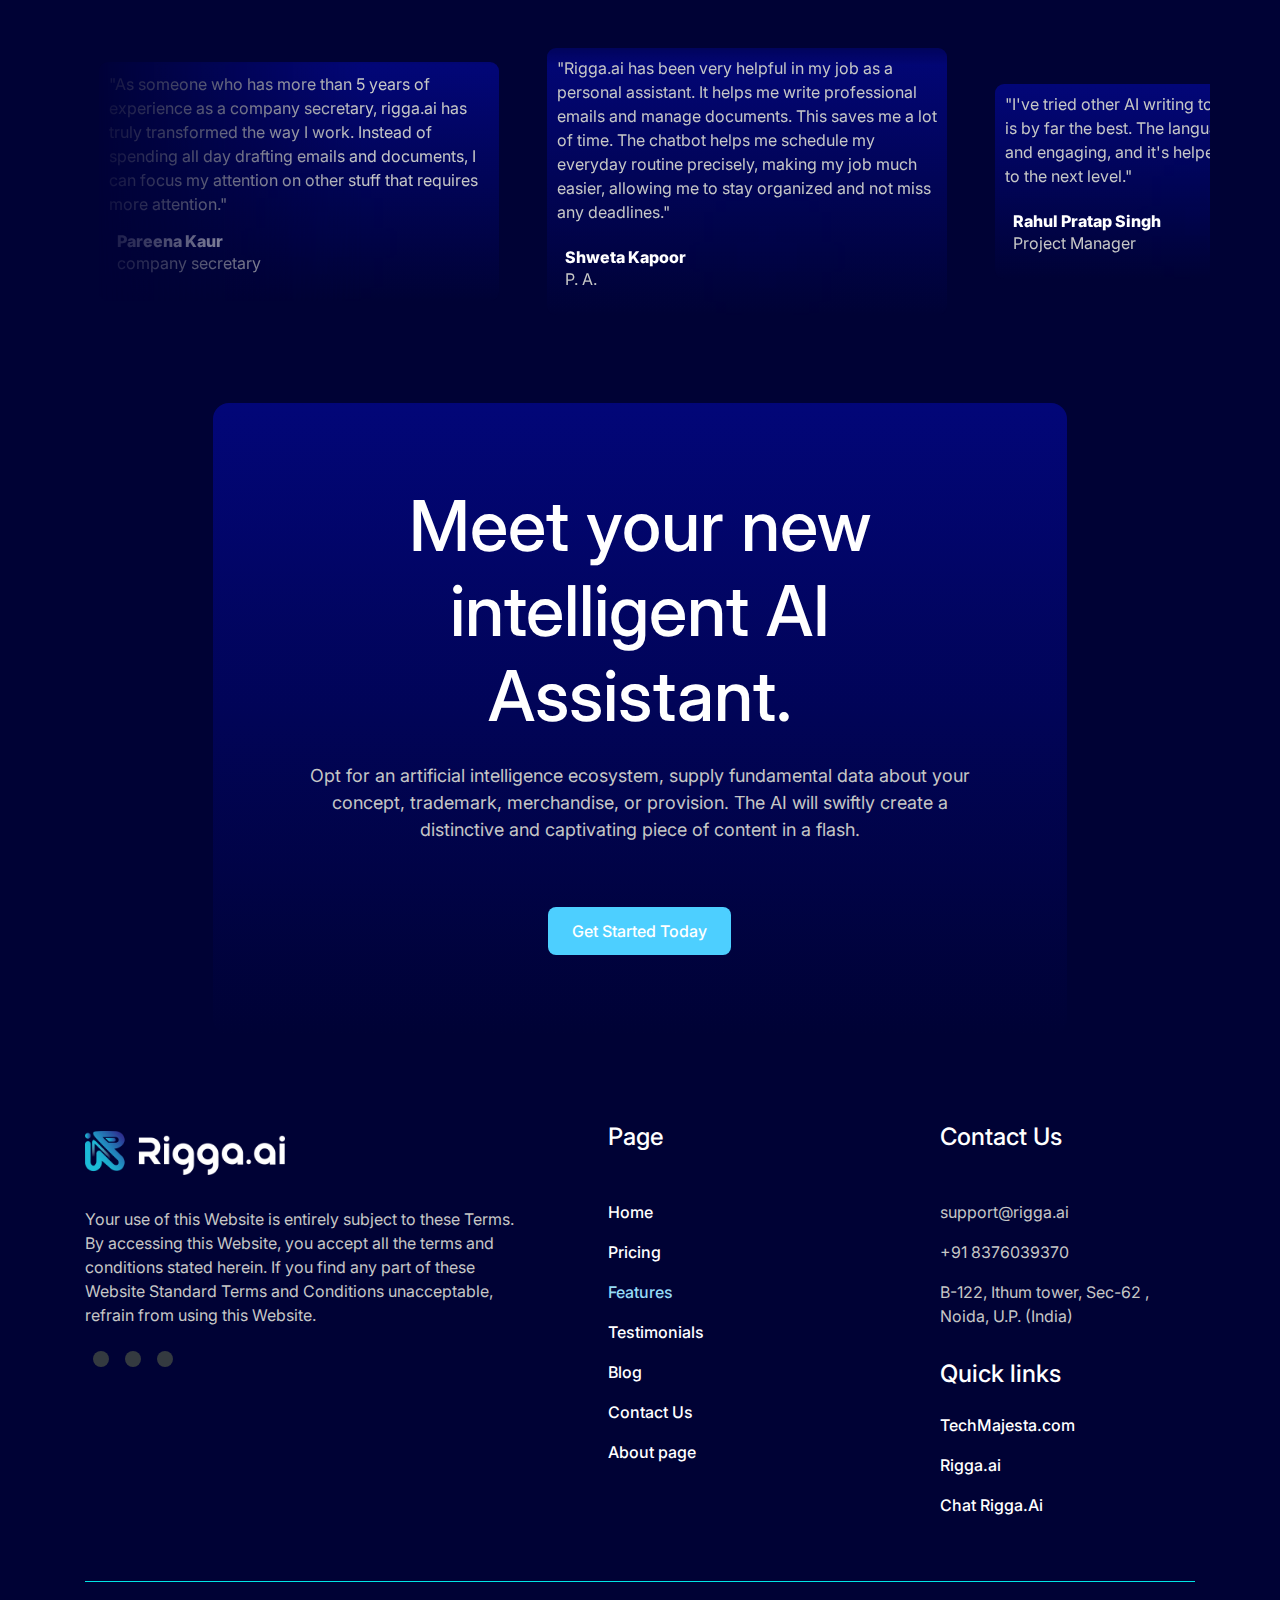
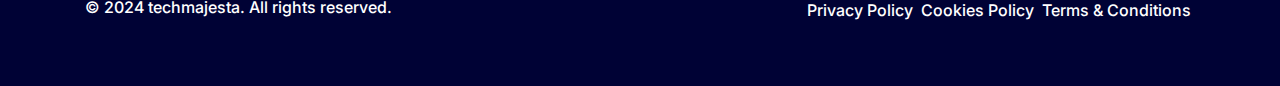
<file: lawyers.html>
<!DOCTYPE html>
<html lang="en">

<head>
    <meta charset="UTF-8" />
    <meta name="viewport" content="width=device-width, initial-scale=1.0" />
    <meta http-equiv="X-UA-Compatible" content="ie=edge" />
    <meta name="description" content="" />
    <title>Rigga.ai</title>
    <link rel="shortcut icon" href="assets/image/fevivon.png
    " type="image/x-icon" />
    <link rel="stylesheet" href="assets/css/bootstrap.min.css" />
    <link rel="stylesheet" href="assets/css/style.css" />
    <link href="https://unpkg.com/aos@2.3.1/dist/aos.css" rel="stylesheet" />
    <script src="assets/js/jquery.js"></script>
    <script src="assets/js/bootstrap.bundle.min.js"></script>
    <script src="assets/js/script.js"></script>
    <link href="https://fonts.googleapis.com/css2?family=Inter:wght@400;600&display=swap" rel="stylesheet">
    <script src="https://unpkg.com/aos@2.3.1/dist/aos.js"></script>
    <link rel="stylesheet" href="https://cdnjs.cloudflare.com/ajax/libs/font-awesome/6.5.2/css/all.min.css"
        integrity="sha512-SnH5WK+bZxgPHs44uWIX+LLJAJ9/2PkPKZ5QiAj6Ta86w+fsb2TkcmfRyVX3pBnMFcV7oQPJkl9QevSCWr3W6A=="
        crossorigin="anonymous" referrerpolicy="no-referrer" />
</head>

<div class="main backcolor" id="main">
    <!-- header start -->
    <header class="header">
        <div class="navbar navbar-expand-lg" id="navbar">
            <div class="container-fluid">
                <a class="navbar-brand" href="#"><img src="assets/image/logo.avif" class="logo-img" alt="logo"
                        style="width: 160px;" /></a>
                <i class="fa-solid fa-bars text-white" id="menu"></i>
                <div class="collapse navbar-collapse" id="show" style="gap: 20px">
                    <ul class="navbar-nav ml-auto" id="nav" style="gap: 22px">
                        <li class="nav-item">
                            <a class="nav-link link-text" href="index.html#main">Home</a>
                        </li>
                        <li class="nav-item">
                            <a class="nav-link link-text active" href="index.html#feature">Feature</a>
                        </li>
                        <li class="nav-item">
                            <a class="nav-link link-text" href="index.html#testimonial">Testimonials</a>
                        </li>
                        <li class="nav-item">
                            <a class="nav-link link-text" href="blog.html">Blog</a>
                        </li>
                        <li class="nav-item">
                            <a class="nav-link link-text" href="About.html">About</a>
                        </li>
                        <li class="nav-item">
                            <a class="nav-link link-text " href="contactus.html">Contact Us</a>
                        </li>
                    </ul>

                    <div class="d-flex ml-auto justify-content-center btn-margin" style="gap: 10px">
                        <a href="https://chat.rigga.ai/" class="btn btn-outline-light btn-random">Get Started</a>
                        <!--<a href="#" class="btn-hero">Sign up</a>-->
                    </div>
                </div>
            </div>
        </div>
    </header>

    <section class="Ca-Info-section">
        <div class="Ca-Info-div">
            <div class="Ca-Info-heading">
                Transform Your Legal Practice with Rigga AI: Streamline, Draft, and Communicate Efficiently!
            </div>
            <div class="Ca-Info-content">
                Rigga AI for Lawyers is designed to streamline legal processes and enhance productivity. Key features
                include the Case Search tool, which utilizes an intelligent search engine to quickly retrieve case
                details. Lawyers can also leverage the Cold Email Creation feature to generate professional emails for
                clients, courts, or opposing counsel. The Legal Document Assistance feature aids in creating error-free
                contracts, agreements, and letters. The Quick Reply tool provides efficient suggestions for responding
                to common queries, while Summarize Content offers quick overviews of lengthy legal documents.
                Additionally, PDF Forensic ensures the integrity of legal documents by detecting alterations, and the
                Create Practice Problems feature helps prepare for litigation or sharpen legal skills. Rigga AI helps
                lawyers save time, improve accuracy, and focus on delivering exceptional legal services.
            </div>
        </div>
        <a href="https://chat.rigga.ai/" class="btn-hero font">Try For Free
            <svg xmlns="http://www.w3.org/2000/svg" width="24" height="24" viewBox="0 0 24 24" fill="none"
                stroke="currentColor" stroke-width="2.5" stroke-linecap="round" stroke-linejoin="round">
                <path d="M6 18L18 6"></path>
                <path d="M11 6H18V13"></path>
            </svg>
        </a>
    </section>

    <div class="video-frame1">

        <video id="video1" autoplay loop muted>
            <source src="rigga.mp4">
        </video>

    </div>



    <section class="plus-points">
        <div class="plus-points-div">
            <!-- Upper Section -->
            <div class="plus-points-upper">
                <div class="plus-point plus-point-1">
                    <!-- Content for Plus Point 1 -->
                    <div class="plus-point plus-point-1">
                        <div class="plus-1-icon">
                            <svg xmlns="http://www.w3.org/2000/svg" width="32" height="32" fill="#000000"
                                viewBox="0 0 256 256">
                                <path
                                    d="M71.59,61.47a8,8,0,0,0-15.18,0l-40,120A8,8,0,0,0,24,192h80a8,8,0,0,0,7.59-10.53ZM35.1,176,64,89.3,92.9,176ZM208,76a52,52,0,1,0-52,52A52.06,52.06,0,0,0,208,76Zm-88,0a36,36,0,1,1,36,36A36,36,0,0,1,120,76Zm104,68H136a8,8,0,0,0-8,8v56a8,8,0,0,0,8,8h88a8,8,0,0,0,8-8V152A8,8,0,0,0,224,144Zm-8,56H144V160h72Z">
                                </path>
                            </svg>
                        </div>
                        <div class="plus-1-heading">Research</div>
                        <div class="plus-1-content">
                            Rigga AI simplifies legal research by quickly sifting through vast databases of case law and
                            statutes, providing relevant information at your fingertips, saving you valuable time.
                        </div>
                    </div>

                </div>
                <div class="plus-point plus-point-2">
                    <!-- Content for Plus Point 2 -->
                    <div class="plus-point plus-point-2">
                        <div class="plus-2-icon">
                            <svg xmlns="http://www.w3.org/2000/svg" width="32" height="32" fill="#000000"
                                viewBox="0 0 256 256">
                                <path
                                    d="M96,104a8,8,0,0,1,8-8h64a8,8,0,0,1,0,16H104A8,8,0,0,1,96,104Zm8,40h64a8,8,0,0,0,0-16H104a8,8,0,0,0,0,16Zm128,48a32,32,0,0,1-32,32H88a32,32,0,0,1-32-32V64a16,16,0,0,0-32,0c0,5.74,4.83,9.62,4.88,9.66h0A8,8,0,0,1,24,88a7.89,7.89,0,0,1-4.79-1.61h0C18.05,85.54,8,77.61,8,64A32,32,0,0,1,40,32H176a32,32,0,0,1,32,32V168h8a8,8,0,0,1,4.8,1.6C222,170.46,232,178.39,232,192ZM96.26,173.48A8.07,8.07,0,0,1,104,168h88V64a16,16,0,0,0-16-16H67.69A31.71,31.71,0,0,1,72,64V192a16,16,0,0,0,32,0c0-5.74-4.83-9.62-4.88-9.66A7.82,7.82,0,0,1,96.26,173.48ZM216,192a12.58,12.58,0,0,0-3.23-8h-94a26.92,26.92,0,0,1,1.21,8,31.82,31.82,0,0,1-4.29,16H200A16,16,0,0,0,216,192Z">
                                </path>
                            </svg>
                        </div>
                        <div class="plus-2-heading">Drafting</div>
                        <div class="plus-2-content">
                            With Rigga AI, lawyers can create accurate legal documents, contracts, and pleadings
                            efficiently, ensuring that all essential clauses are included and reducing the risk of
                            errors.
                        </div>
                    </div>

                </div>
                <div class="plus-point plus-point-3">
                    <!-- Content for Plus Point 3 -->
                    <div class="plus-point plus-point-3">
                        <div class="plus-3-icon">
                            <svg xmlns="http://www.w3.org/2000/svg" width="32" height="32" fill="#000000"
                                viewBox="0 0 256 256">
                                <path
                                    d="M232,120h-8.34A96.14,96.14,0,0,0,136,32.34V24a8,8,0,0,0-16,0v8.34A96.14,96.14,0,0,0,32.34,120H24a8,8,0,0,0,0,16h8.34A96.14,96.14,0,0,0,120,223.66V232a8,8,0,0,0,16,0v-8.34A96.14,96.14,0,0,0,223.66,136H232a8,8,0,0,0,0-16Zm-96,87.6V200a8,8,0,0,0-16,0v7.6A80.15,80.15,0,0,1,48.4,136H56a8,8,0,0,0,0-16H48.4A80.15,80.15,0,0,1,120,48.4V56a8,8,0,0,0,16,0V48.4A80.15,80.15,0,0,1,207.6,120H200a8,8,0,0,0,0,16h7.6A80.15,80.15,0,0,1,136,207.6ZM128,88a40,40,0,1,0,40,40A40,40,0,0,0,128,88Zm0,64a24,24,0,1,1,24-24A24,24,0,0,1,128,152Z">
                                </path>
                            </svg>
                        </div>
                        <div class="plus-3-heading">Analysis</div>
                        <div class="plus-3-content">
                            The platform offers powerful analytical tools that help lawyers assess case strengths and
                            weaknesses, enabling them to make informed decisions and develop effective strategies.
                        </div>
                    </div>
                </div>
            </div>
            <!-- Lower Section -->
            <div class="plus-points-lower">
                <div class="plus-point plus-point-4">
                    <!-- Content for Plus Point 4 -->
                    <div class="plus-point plus-point-4">
                        <div class="plus-4-icon">
                            <svg xmlns="http://www.w3.org/2000/svg" width="32" height="32" fill="#000000"
                                viewBox="0 0 256 256">
                                <path
                                    d="M160,40a32,32,0,1,0-32,32A32,32,0,0,0,160,40ZM128,56a16,16,0,1,1,16-16A16,16,0,0,1,128,56ZM231.5,87.71A19.62,19.62,0,0,0,212,72H44a20,20,0,0,0-8.38,38.16l.13,0,50.75,22.35-21,79.72A20,20,0,0,0,102,228.8l26-44.87,26,44.87a20,20,0,0,0,36.4-16.52l-21-79.72,50.75-22.35.13,0A19.64,19.64,0,0,0,231.5,87.71Zm-17.8,7.9-56.93,25.06a8,8,0,0,0-4.51,9.36L175.13,217a7,7,0,0,0,.49,1.35,4,4,0,0,1-5,5.45,4,4,0,0,1-2.25-2.07,6.31,6.31,0,0,0-.34-.63L134.92,164a8,8,0,0,0-13.84,0L88,221.05a6.31,6.31,0,0,0-.34.63,4,4,0,0,1-2.25,2.07,4,4,0,0,1-5-5.45,7,7,0,0,0,.49-1.35L103.74,130a8,8,0,0,0-4.51-9.36L42.3,95.61A4,4,0,0,1,44,88H212a4,4,0,0,1,1.73,7.61Z">
                                </path>
                            </svg>
                        </div>
                        <div class="plus-4-heading">Organization</div>
                        <div class="plus-4-content">
                            Lawyers can utilize Rigga AI to manage case files, deadlines, and appointments seamlessly,
                            improving overall workflow and ensuring nothing falls through the cracks.
                        </div>
                    </div>

                </div>
                <div class="plus-point plus-point-5">
                    <!-- Content for Plus Point 5 -->
                    <div class="plus-point plus-point-5">
                        <div class="plus-5-icon">
                            <svg xmlns="http://www.w3.org/2000/svg" width="32" height="32" fill="#000000"
                                viewBox="0 0 256 256">
                                <path
                                    d="M256,136a8,8,0,0,1-8,8H232v16a8,8,0,0,1-16,0V144H200a8,8,0,0,1,0-16h16V112a8,8,0,0,1,16,0v16h16A8,8,0,0,1,256,136Zm-57.87,58.85a8,8,0,0,1-12.26,10.3C165.75,181.19,138.09,168,108,168s-57.75,13.19-77.87,37.15a8,8,0,0,1-12.25-10.3c14.94-17.78,33.52-30.41,54.17-37.17a68,68,0,1,1,71.9,0C164.6,164.44,183.18,177.07,198.13,194.85ZM108,152a52,52,0,1,0-52-52A52.06,52.06,0,0,0,108,152Z">
                                </path>
                            </svg>
                        </div>
                        <div class="plus-5-heading">Communication</div>
                        <div class="plus-5-content">
                            Rigga AI enhances client communication by generating clear and professional emails, updates,
                            and reports, ensuring clients are well-informed and engaged throughout their legal journey.
                        </div>
                    </div>

                </div>
                <div class="plus-point plus-point-6">
                    <!-- Content for Plus Point 6 -->
                    <div class="plus-point plus-point-6">
                        <div class="plus-6-icon">
                            <svg xmlns="http://www.w3.org/2000/svg" width="32" height="32" fill="#000000"
                                viewBox="0 0 256 256">
                                <path
                                    d="M56,76a60,60,0,0,1,120,0,8,8,0,0,1-16,0,44,44,0,0,0-88,0,8,8,0,1,1-16,0Zm140,44a27.9,27.9,0,0,0-13.36,3.39A28,28,0,0,0,144,106.7V76a28,28,0,0,0-56,0v80l-3.82-6.13a28,28,0,0,0-48.41,28.17l29.32,50A8,8,0,1,0,78.89,220L49.6,170a12,12,0,1,1,20.78-12l.14.23,18.68,30A8,8,0,0,0,104,184V76a12,12,0,0,1,24,0v68a8,8,0,1,0,16,0V132a12,12,0,0,1,24,0v20a8,8,0,0,0,16,0v-4a12,12,0,0,1,24,0v36c0,21.61-7.1,36.3-7.16,36.42a8,8,0,0,0,3.58,10.73A7.9,7.9,0,0,0,208,232a8,8,0,0,0,7.16-4.42c.37-.73,8.85-18,8.85-43.58V148A28,28,0,0,0,196,120Z">
                                </path>
                            </svg>
                        </div>
                        <div class="plus-6-heading">Collaboration</div>
                        <div class="plus-6-content">
                            The platform facilitates collaboration among legal teams by allowing for easy sharing of
                            documents, insights, and updates, fostering a more cohesive approach to case management.
                        </div>
                    </div>

                </div>
            </div>
        </div>
    </section>



    <section id="testimonial" class="py-5">
        <div class="container d-flex flex-column align-items-center justify-content-center">
            <div class="badge mx-auto px-2 py-1 ml-1 mb-3 ">
                <img src="assets/svg/star.svg" style="border-radius: 50%;" alt="icon" />
                <span class="badge-title" style="margin-left: 6px;">Testimonials</span>
            </div>
            <h1 class="main-title my-5">Testimonials About Us</h1>
        </div>
        <div class="container h">
            <ul class="list-unstyled moving-list" style="gap: 20px;">
                <li class="w-box box my-4 ">
                    <p class="para">
                        "I was skeptical at first, but after trying out this AI generator, I'm a believer. The
                        flexibility and customization options are fantastic, and I love how it can adapt to
                        different writing styles and topics."
                    </p>
                    <div class="d-flex  align-items-center justify-content-start">
                        <!-- <img src="https://framerusercontent.com/images/qDSBBDMaoQetBfsQjp7RXRHr0.jpg?scale-down-to=1024"
                            class="rounded-lg object-fit" height="50px" width="50px" alt="testimonial"> -->
                        <div class="ml-2">
                            <h6 class="text-left m-0 t-heading">Priya Sharma</h6>
                            <p class="para">Advocate</p>
                        </div>
                    </div>
                </li>
                <li class="box w-box my-4 py-2">
                    <p class="para ">
                        "Rigga.ai has changed the way I work. The machine's skill is to dissect and give
                        recommendations, which saved me so many hours and made me quicker. There is no doubt
                        that this is the best software for a legal person who wants to reduce his workload
                        and automate tasks. ".
                    </p>
                    <div class="d-flex align-items-center justify-content-start">
                        <!-- <img src="https://framerusercontent.com/images/24RJeOxnWPjjQ2vPGDyoQTrYNn0.jpg?scale-down-to=1024"
                            class="rounded-lg object-fit" height="50px" width="50px" alt="testimonial"> -->
                        <div class="ml-2">
                            <h6 class="mt-2 text-left m-0 t-heading">Karan Mehta </h6>
                            <p class="para">Advocate</p>
                        </div>
                    </div>
                </li>
                <li class="box w-box my-4 py-2">
                    <p class="para ">
                        "Client communications and financial reporting is no longer a tedious task.
                        The function of the smart email drafting feature is quite useful.I no longer
                        have to spend hours drafting the perfect email, thus saving me time. I highly
                        recommend this website to other CAs."
                    </p>
                    <div class="d-flex  align-items-center justify-content-start">
                        <!-- <img src="https://rigga.ai/framerusercontent.com/images/pQ8IjH8gaL2i5BGRLX619e6E.png"
                            class="rounded-lg object-fit" height="50px" width="50px" alt="testimonial"> -->
                        <div class="ml-2">
                            <h6 class="mt-2 text-left m-0 t-heading">Ramesh Gupta </h6>
                            <p class="para">Chartered Accountant</p>
                        </div>
                    </div>
                </li>
                <li class="box w-box my-4 py-2">
                    <p class="para ">
                        "Rigga.ai has been a great help with my university assignments.
                        It saves me a lot of time by providing solution templates for questionnaires and
                        also helps develop lesson plans for my subjects. It has made my university life easier."
                    </p>
                    <div class="d-flex  align-items-center justify-content-start">
                        <!-- <img src="https://framerusercontent.com/images/hJE2QoqlO4sljhhfMZsD5NxZcQ.jpg?scale-down-to=1024"
                            class="rounded-lg object-fit" height="50px" width="50px" alt="testimonial"> -->
                        <div class="ml-2">
                            <h6 class="mt-2 text-left m-0 t-heading">Manisha Kumari</h6>
                            <p class="para">P.G. Student</p>
                        </div>
                    </div>
                </li>

                <li class="box w-box my-4 py-2">
                    <p class="para ">
                        "As a content creator, rigga.ai has automated my daily tasks a lot.
                        It helps me write high-quality articles and blog posts. It also provides
                        grammar checks. I have already recommended it to all my colleagues."
                    </p>
                    <div class="d-flex  align-items-center justify-content-start">
                        <!-- <img src="https://framerusercontent.com/images/hJE2QoqlO4sljhhfMZsD5NxZcQ.jpg?scale-down-to=1024"
                            class="rounded-lg object-fit" height="50px" width="50px" alt="testimonial"> -->
                        <div class="ml-2">
                            <h6 class="mt-2 text-left m-0 t-heading">Ritika Singh</h6>
                            <p class="para">Student & content Creator</p>
                        </div>
                    </div>
                </li>
            </ul>
        </div>

        <div class="container h">
            <ul class="list-unstyled moving-list moving-list2" style="gap: 20px;">
                <li class="box w-box my-4 ">
                    <p class="para">
                        "As someone who has more than 5 years of experience as a company secretary,
                        rigga.ai has truly transformed the way I work. Instead of spending all day drafting
                        emails and documents, I can focus my attention on other stuff that requires more attention."
                    </p>
                    <div class="d-flex  align-items-center justify-content-start">
                        <!-- <img src="https://framerusercontent.com/images/qDSBBDMaoQetBfsQjp7RXRHr0.jpg?scale-down-to=1024"
                            class="rounded-lg object-fit" height="50px" width="50px" alt="testimonial"> -->
                        <div class="ml-2">
                            <h6 class="text-left m-0 t-heading">Pareena Kaur</h6>
                            <p class="para">company secretary</p>
                        </div>
                    </div>
                </li>
                <li class="box py-2 w-box my-4">
                    <p class="para ">
                        "Rigga.ai has been very helpful in my job as a personal assistant.
                        It helps me write professional emails and manage documents.
                        This saves me a lot of time. The chatbot helps me schedule my everyday
                        routine precisely, making my job much easier, allowing me to stay organized
                        and not miss any deadlines."
                    </p>
                    <div class="d-flex align-items-center justify-content-start">
                        <!-- <img src="https://framerusercontent.com/images/24RJeOxnWPjjQ2vPGDyoQTrYNn0.jpg?scale-down-to=1024"
                            class="rounded-lg object-fit" height="50px" width="50px" alt="testimonial"> -->
                        <div class="ml-2">
                            <h6 class="mt-2 text-left m-0 t-heading">Shweta Kapoor </h6>
                            <p class="para">P. A.</p>
                        </div>
                    </div>
                </li>
                <li class="box w-box my-4 py-2">
                    <p class="para ">
                        "I've tried other AI writing tools before, but this one is by far the best. The language is
                        sophisticated and engaging, and it's helped me take my content to the next level."
                    </p>
                    <div class="d-flex  align-items-center justify-content-start">
                        <!-- <img src="https://framerusercontent.com/images/hJE2QoqlO4sljhhfMZsD5NxZcQ.jpg?scale-down-to=1024"
                            class="rounded-lg object-fit" height="50px" width="50px" alt="testimonial"> -->
                        <div class="ml-2">
                            <h6 class="mt-2 text-left m-0 t-heading">Rahul Pratap Singh</h6>
                            <p class="para">Project Manager</p>
                        </div>
                    </div>
                </li>
                <li class="box py-2 w-box my-4">
                    <p class="para ">
                        "As someone who has been working in content creation for years, I can honestly say that the
                        level of sophistication and accuracy that this AI technology is capable of is truly
                        impressive."
                    </p>
                    <div class="d-flex  align-items-center justify-content-start">
                        <!-- <img src="https://rigga.ai/framerusercontent.com/images/pQ8IjH8gaL2i5BGRLX619e6E.png"
                            class="rounded-lg object-fit" height="50px" width="50px" alt="testimonial"> -->
                        <div class="ml-2">
                            <h6 class="mt-2 text-left m-0 t-heading">Rohit Bhatiya</h6>
                            <p class="para">Marketing Director</p>
                        </div>
                    </div>
                </li>
                <li class="box py-2 w-box my-4">
                    <p class="para ">
                        "Rigga.ai has been really helpful for my homework and projects.
                        It helps me write essays. It keeps track of my study schedule.
                        It even gives templates for my school reports. It's like having a tutor whenever I need
                        one."
                    </p>
                    <div class="d-flex  align-items-center justify-content-start">
                        <!-- <img src="https://framerusercontent.com/images/hJE2QoqlO4sljhhfMZsD5NxZcQ.jpg?scale-down-to=1024"
                            class="rounded-lg object-fit" height="50px" width="50px" alt="testimonial"> -->
                        <div class="ml-2">
                            <h6 class="mt-2 text-left m-0 t-heading">Ravi Mehta</h6>
                            <p class="para">Project Manager</p>
                        </div>
                    </div>
                </li>
            </ul>
        </div>
    </section>

    <section>
        <div class="col-lg-8 mx-auto  d-flex align-items-center justify-content-center flex-column"
            style="background: linear-gradient(180deg, #020678 0%, var(--token-8d6d3b89-767b-442f-9e58-976a9d3d131f, rgb(0, 2, 53)) 100%); border-radius: 16px; padding: 80px;">
            <h1 class="main-title">Meet your new
                intelligent AI Assistant.</h1>
            <p class="para my-3" style="font-size: 18px; text-align: center; ">Opt for an artificial intelligence
                ecosystem, supply fundamental data about your concept, trademark,
                merchandise, or provision. The AI will swiftly create a distinctive and captivating piece of content
                in a flash.</p>

            <a href="https://chat.rigga.ai/" class="mt-5 btn-hero">Get Started Today</a>
        </div>
    </section>

    <footer class="py-5">
        <br>
        <div class="container py-3">
            <div class="row justify-content-between">
                <div class="col-lg-5 col-md-12 col-sm-12 d-flex flex-column  align-items-start justify-content-start">
                    <img src="assets/image/logo.avif" alt="footer-logo" class="my-2" width="200px">
                    <br>
                    <p class="para">Your use of this Website is entirely subject to these Terms. By accessing this
                        Website, you accept all the terms and conditions stated herein. If you find any part of
                        these
                        Website Standard Terms and Conditions unacceptable, refrain from using this Website.</p>
                    <div class="d-flex my-2 text-white">
                        <i class="fa-solid  mx-2 fa-link bg-dark px-2 py-2 rounded-circle "></i>
                        <i class="fa-brands mx-2  fa-x-twitter bg-dark px-2 py-2 rounded-circle "></i>
                        <i class="fa-brands mx-2  fa-facebook bg-dark px-2 py-2 rounded-circle "></i>
                    </div>
                </div>
                <div class="col-lg-3 col-md-12 col-sm-12 d-flex flex-column align-items-start justify-content-start">
                    <h4 class="text-white">Page</h4>
                    <br>
                    <ul class="list-unstyled">
                        <li class="my-3"><a href="index.html" class="link-text ">Home</a></li>
                        <li class="my-3"><a href="" class="link-text ">Pricing</a></li>
                        <li class="my-3"><a href="index.html#feature" class="link-text active">Features</a></li>
                        <li class="my-3"><a href="index.html#testimonial" class="link-text ">Testimonials</a></li>
                        <li class="my-3"><a href="blog.html" class="link-text ">Blog</a></li>
                        <li class="my-3"><a href="contactus.html" class="link-text ">Contact Us</a>
                        </li>
                        <li><a href="About.html" class="link-text">About page</a></li>
                    </ul>
                </div>
                <div
                    class="col-lg-3 d-flex flex-column col-md-12 col-sm-12 d-flex align-items-start justify-content-start">
                    <h4 class="text-white">Contact Us</h4>
                    <br>
                    <ul class="list-unstyled">
                        <li class="my-3">
                            <p class="para">support@rigga.ai</p>
                        </li>
                        <li class="my-3">
                            <p class="para ">+91 8376039370</p>
                        </li>
                        <li class="my-3">
                            <p class="para ">B-122, Ithum tower, Sec-62 , Noida, U.P. (India)</p>
                        </li>
                    </ul>
                    <h4 class="text-white">Quick links</h4>

                    <ul class="list-unstyled">
                        <li class="my-3"><a href="https://techmajesta.com/" target="_blank"
                                class="link-text">TechMajesta.com</a></li>
                        <li class="my-3"><a href="https://rigga.framer.website/" target="_blank"
                                class="link-text ">Rigga.ai</a></li>
                        <li class="my-3"><a href="https://chat.rigga.ai/" target="_blank" class="link-text ">Chat
                                Rigga.Ai</a></li>
                    </ul>
                </div>
            </div>
        </div>
        <div class="container">
            <hr class=" h-25 " style="background-color: aqua;">
            <div class="d-flex justify-content-between" id="bottom-footer">
                <h6 class="text-white">© 2024 techmajesta. All rights reserved.</h6>
                <ul class="d-flex list-unstyled">
                    <li class="mx-1"><a href="privacy-policy.html" class="link-text">Privacy Policy</a></li>
                    <li class="mx-1"><a href="cookie-policy.html" class="link-text">Cookies Policy</a></li>
                    <li class="mx-1"><a href="terms-and-condition-page.html" class="link-text">Terms &
                            Conditions</a></li>
                </ul>
            </div>
        </div>
    </footer>

</div>
<script src="assets/js/animate.js"></script>

<script>
    document.addEventListener("DOMContentLoaded", () => {
        const header = document.querySelector('.header'); // Select the header
        let lastScrollY = window.scrollY; // Track the last scroll position

        window.addEventListener('scroll', () => {
            const currentScrollY = window.scrollY;

            if (currentScrollY > lastScrollY) {
                // Scrolling down: Hide the navbar
                header.classList.add('hidden');
            } else {
                // Scrolling up: Show the navbar
                header.classList.remove('hidden');
            }

            // Update the last scroll position
            lastScrollY = currentScrollY;
        });
    });
</script>

<script>// Add animation on scroll
    document.addEventListener('scroll', () => {
        const points = document.querySelectorAll('.plus-point');
        points.forEach(point => {
            const rect = point.getBoundingClientRect();
            if (rect.top <= window.innerHeight && rect.bottom >= 0) {
                point.classList.add('visible');
            }
        });
    });
</script>

<script>
    window.addEventListener('scroll', function () {
        const heading = document.querySelector('.Ca-Info-heading');
        const content = document.querySelector('.Ca-Info-content');

        const headingPosition = heading.getBoundingClientRect().top;
        const contentPosition = content.getBoundingClientRect().top;
        const windowHeight = window.innerHeight;

        if (headingPosition < windowHeight) {
            heading.classList.add('visible');
        }

        if (contentPosition < windowHeight) {
            content.classList.add('visible');
        }
    });

</script>
</file>
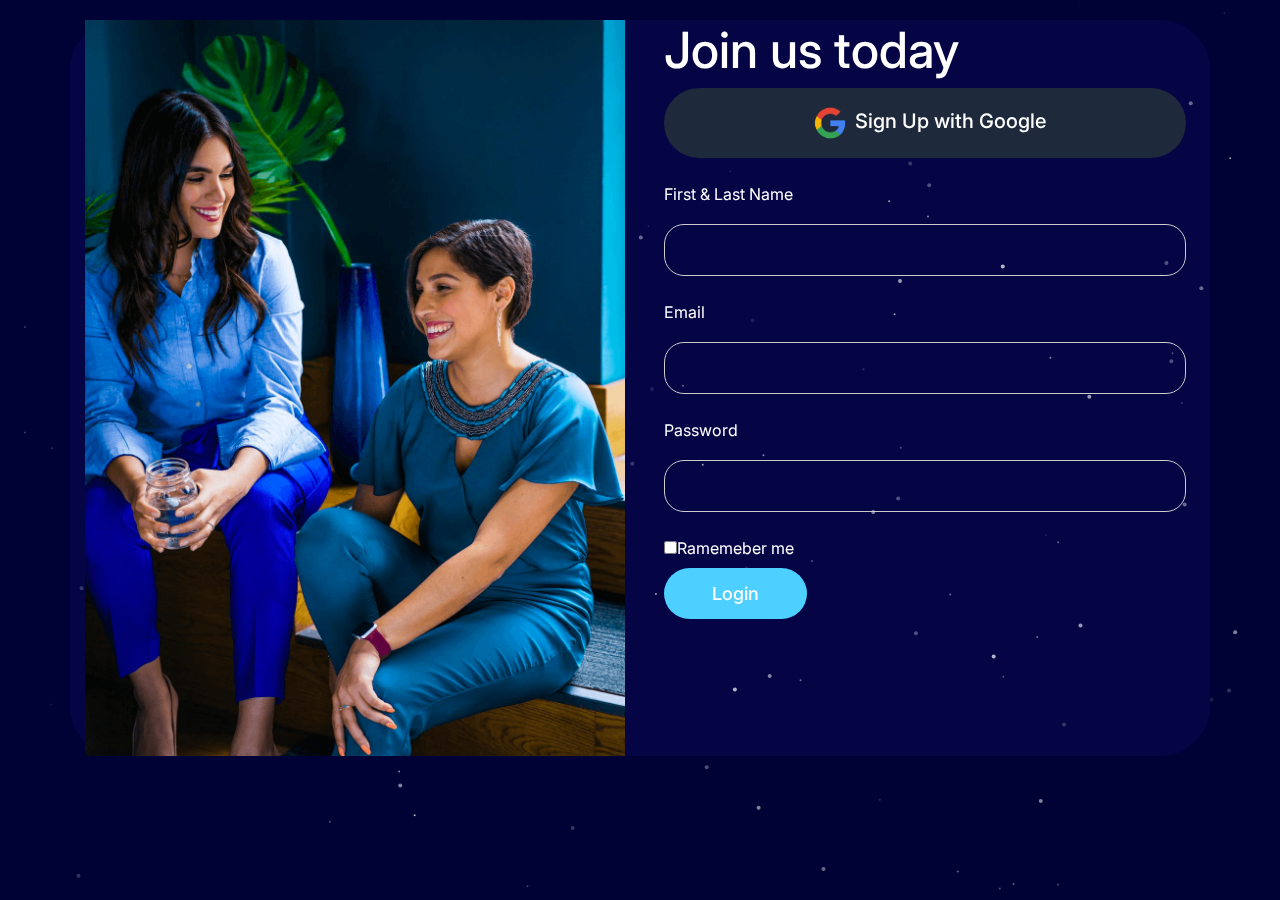
<file: login.html>
<!DOCTYPE html>
<html lang="en">

<head>
    <meta charset="UTF-8" />
    <meta name="viewport" content="width=device-width, initial-scale=1.0" />
    <meta http-equiv="X-UA-Compatible" content="ie=edge" />
    <meta name="description" content="" />
    <title>Document</title>
    <link rel="shortcut icon" href="assets/image/fevivon.png" type="image/x-icon">
    <link rel="stylesheet" href="assets/css/bootstrap.min.css" />
    <link rel="stylesheet" href="assets/css/style.css" />
    <link href="https://unpkg.com/aos@2.3.1/dist/aos.css" rel="stylesheet" />
    <script src="assets/js/jquery.js"></script>
    <script src="assets/js/bootstrap.bundle.min.js"></script>
    <script src="assets/js/script.js"></script>
    <script src="https://unpkg.com/aos@2.3.1/dist/aos.js"></script>

</head>

<body>
    <section class="backcolor">
        <div class="second-section " style="padding-top: 20px;">
            <div class="container-fluid anim">
                <canvas data-particle-animation></canvas>
            </div>

            <div class="container login text-white">
                <div class="row">
                    <div class="col-lg-6">
                        <img src="assets/image/sign-up.png" class="img-fluid" alt="">
                    </div>
                    <div class="col-lg-6 px-4">
                        <h2 class="feature-title text-white text-left">Join us today <i class="fa-hand fa-wave"></i>
                        </h2>
                        <div class="login-btn"><img src="assets/image/7123025_logo_google_g_icon.png " width="50px" height="50px" alt="">Sign Up with Google</div>
                 <form action="" method="post">
                     <div class="form-group my-4 text-white" >
                         <label for="" class="form-lable">First & Last Name</label>
                         <input type="text" name="name" class="form-control">
                        </div>
                        <div class="form-group my-4 text-white">
                             <label for="" class="formlable">Email</label>
                             <input type="text" name="email" class="form-control">
                        </div>
                        <div class="form-group my-4 text-white">
                            <label for="" class="form-lable">Password</label>
                            <input type="text" name="password" class="form-control">
                        </div> 
                        <input type="checkbox" name="check" class="form-controle" >Ramemeber me
<br>
                        <input type="submit" value="Login" class="btn-hero my-2 px-5">
                    </form>
                    </div>
                </div>
            </div>

        </div>
    </section>
    <script src="assets/js/animate.js"></script>
    <script>
        AOS.init();
    </script>
</body>

</html>
</file>
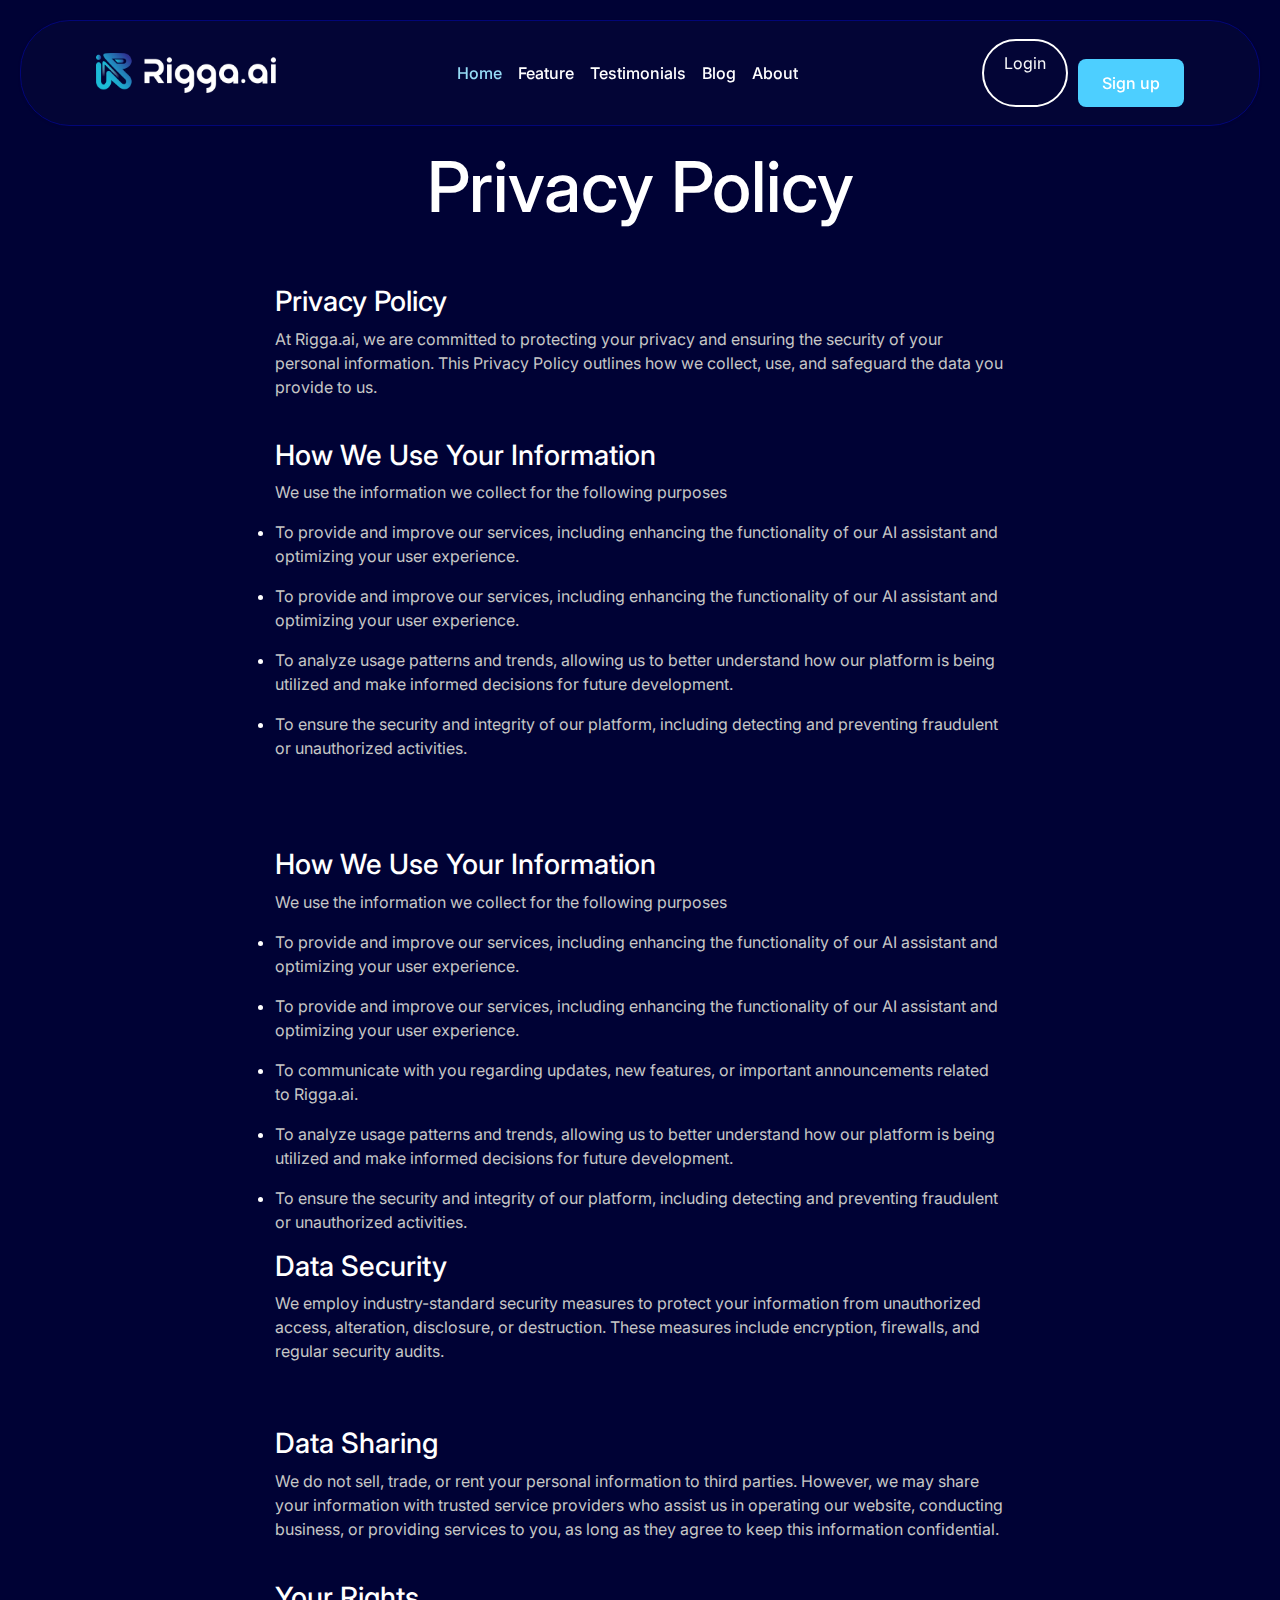
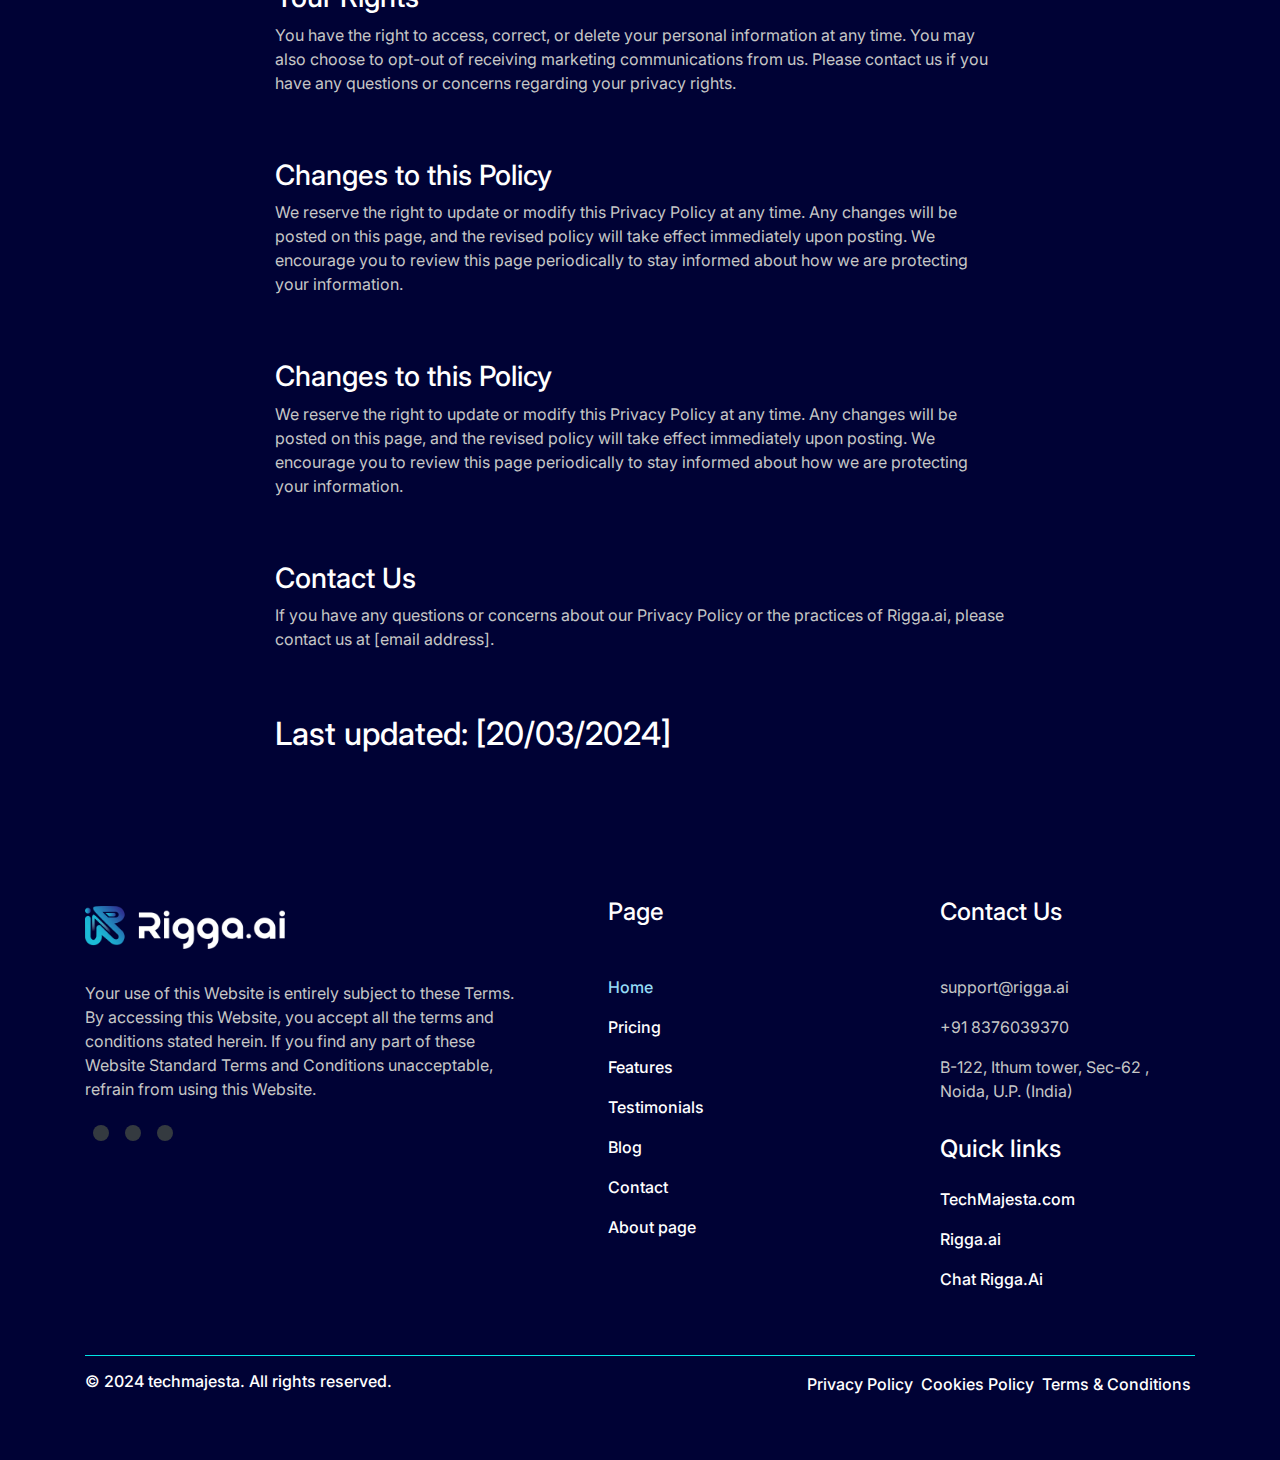
<file: privacy-policy.html>
<!DOCTYPE html>
<html lang="en">
  <head>
    <meta charset="UTF-8" />
    <meta name="viewport" content="width=device-width, initial-scale=1.0" />
    <meta http-equiv="X-UA-Compatible" content="ie=edge" />
    <meta name="description" content="" />
    <title>Document</title>
    <link
      rel="shortcut icon"
      href="assets/image/fevivon.png
    "
      type="image/x-icon"
    />
    <link rel="stylesheet" href="assets/css/bootstrap.min.css" />
    <link rel="stylesheet" href="assets/css/style.css" />
    <link href="https://unpkg.com/aos@2.3.1/dist/aos.css" rel="stylesheet" />
    <script src="assets/js/jquery.js"></script>
    <script src="assets/js/bootstrap.bundle.min.js"></script>
    <script src="assets/js/script.js"></script>
    <script src="https://unpkg.com/aos@2.3.1/dist/aos.js"></script>
    <link
      rel="stylesheet"
      href="https://cdnjs.cloudflare.com/ajax/libs/font-awesome/6.5.2/css/all.min.css"
      integrity="sha512-SnH5WK+bZxgPHs44uWIX+LLJAJ9/2PkPKZ5QiAj6Ta86w+fsb2TkcmfRyVX3pBnMFcV7oQPJkl9QevSCWr3W6A=="
      crossorigin="anonymous"
      referrerpolicy="no-referrer"
    />
  </head>

  <body>
    <div class="main backcolor" id="main">
      <!-- header start -->
      <header class="header">
        <div class="navbar navbar-expand-lg" id="navbar">
          <div class="container-fluid">
            <a class="navbar-brand" href="index.html"
              ><img src="assets/image/logo.avif" class="logo-img" alt="logo"
            /></a>
            <i class="fa-solid fa-bars text-white" id="menu"></i>
            <div class="collapse navbar-collapse" id="show" style="gap: 20px">
              <ul class="navbar-nav ml-auto" id="nav">
                <li class="nav-item">
                  <a
                    class="nav-link link-text active"
                    aria-current="page"
                    href="#main"
                    >Home</a
                  >
                </li>
                <li class="nav-item">
                  <a class="nav-link link-text" href="#feature">Feature</a>
                </li>
                <li class="nav-item">
                  <a class="nav-link link-text" href="#testimonial"
                    >Testimonials</a
                  >
                </li>
                <li class="nav-item">
                  <a class="nav-link link-text" href="#">Blog</a>
                </li>
                <li class="nav-item">
                  <a class="nav-link link-text" href="#">About</a>
                </li>
              </ul>
              <div
                class="d-flex ml-auto justify-content-center btn-margin"
                style="gap: 10px"
              >
                <a href="404.html" class="btn btn-outline-light btn-random"
                  >Login</a
                >
                <a href="#" class="btn-hero">Sign up</a>
              </div>
            </div>
          </div>
        </div>
      </header>
      <!-- header end -->
      <section class="py-5">
        <div class="container pt-5">
          <div class="row">
            <div class="col-lg-8 mt-5 mx-auto">
              <h1 class="main-title">Privacy Policy</h1>
              <br />
              <br />
              <h3 class="text-white">Privacy Policy</h3>
              <p class="para">
                At Rigga.ai, we are committed to protecting your privacy and
                ensuring the security of your personal information. This Privacy
                Policy outlines how we collect, use, and safeguard the data you
                provide to us.
              </p>
              <br />
              <h3 class="text-white">How We Use Your Information</h3>
              <p class="para">
                We use the information we collect for the following purposes
              </p>
              <ul class="text-white">
                <li>
                  <p class="para">
                    To provide and improve our services, including enhancing the
                    functionality of our AI assistant and optimizing your user
                    experience.
                  </p>
                </li>
                <li>
                  <p class="para">
                    To provide and improve our services, including enhancing the
                    functionality of our AI assistant and optimizing your user
                    experience.
                  </p>
                </li>
                <li>
                  <p class="para">
                    To analyze usage patterns and trends, allowing us to better
                    understand how our platform is being utilized and make
                    informed decisions for future development.
                  </p>
                </li>
                <li>
                  <p class="para">
                    To ensure the security and integrity of our platform,
                    including detecting and preventing fraudulent or
                    unauthorized activities.
                  </p>
                </li>
              </ul>

              <br />
              <br />
              <br />
              <h3 class="text-white">How We Use Your Information</h3>
              <p class="para">
                We use the information we collect for the following purposes
              </p>
              <ul class="text-white">
                <li>
                  <p class="para">
                    To provide and improve our services, including enhancing the
                    functionality of our AI assistant and optimizing your user
                    experience.
                  </p>
                </li>
                <li>
                  <p class="para">
                    To provide and improve our services, including enhancing the
                    functionality of our AI assistant and optimizing your user
                    experience.
                  </p>
                </li>
                <li>
                  <p class="para">
                    To communicate with you regarding updates, new features, or
                    important announcements related to Rigga.ai.
                  </p>
                </li>
                <li>
                  <p class="para">
                    To analyze usage patterns and trends, allowing us to better
                    understand how our platform is being utilized and make
                    informed decisions for future development.
                  </p>
                </li>
                <li>
                  <p class="para">
                    To ensure the security and integrity of our platform,
                    including detecting and preventing fraudulent or
                    unauthorized activities.
                  </p>
                </li>
              </ul>

              <h3 class="text-white">Data Security</h3>
              <p class="para">
                We employ industry-standard security measures to protect your
                information from unauthorized access, alteration, disclosure, or
                destruction. These measures include encryption, firewalls, and
                regular security audits.
              </p>
              <br />
              <br />
              <h3 class="text-white">Data Sharing</h3>
              <p class="para">
                We do not sell, trade, or rent your personal information to
                third parties. However, we may share your information with
                trusted service providers who assist us in operating our
                website, conducting business, or providing services to you, as
                long as they agree to keep this information confidential.
              </p>
              <br />

              <h3 class="text-white">Your Rights</h3>
              <p class="para">
                You have the right to access, correct, or delete your personal
                information at any time. You may also choose to opt-out of
                receiving marketing communications from us. Please contact us if
                you have any questions or concerns regarding your privacy
                rights.
              </p>

              <br /><br />
              <h3 class="text-white">Changes to this Policy</h3>
              <p class="para">
                We reserve the right to update or modify this Privacy Policy at
                any time. Any changes will be posted on this page, and the
                revised policy will take effect immediately upon posting. We
                encourage you to review this page periodically to stay informed
                about how we are protecting your information.
              </p>

              <br /><br />
              <h3 class="text-white">Changes to this Policy</h3>
              <p class="para">
                We reserve the right to update or modify this Privacy Policy at
                any time. Any changes will be posted on this page, and the
                revised policy will take effect immediately upon posting. We
                encourage you to review this page periodically to stay informed
                about how we are protecting your information.
              </p>

              <br /><br />
              <h3 class="text-white">Contact Us</h3>
              <p class="para">
                If you have any questions or concerns about our Privacy Policy
                or the practices of Rigga.ai, please contact us at [email
                address].
              </p>
              <br /><br />
              <h2 class="text-white">Last updated: [20/03/2024]</h2>
            </div>
          </div>
        </div>
      </section>

      <!-- footer start -->
      
      <footer class="py-5">
        <br>
        <div class="container py-3">
            <div class="row justify-content-between">
                <div
                    class="col-lg-5 col-md-12 col-sm-12 d-flex flex-column  align-items-start justify-content-start">
                    <img src="assets/image/logo.avif" alt="footer-logo" class="my-2" width="200px">
                    <br>
                    <p class="para">Your use of this Website is entirely subject to these Terms. By accessing this
                        Website, you accept all the terms and conditions stated herein. If you find any part of
                        these
                        Website Standard Terms and Conditions unacceptable, refrain from using this Website.</p>
                    <div class="d-flex my-2 text-white">
                        <i class="fa-solid  mx-2 fa-link bg-dark px-2 py-2 rounded-circle "></i>
                        <i class="fa-brands mx-2  fa-x-twitter bg-dark px-2 py-2 rounded-circle "></i>
                        <i class="fa-brands mx-2  fa-facebook bg-dark px-2 py-2 rounded-circle "></i>
                    </div>
                </div>
                <div
                    class="col-lg-3 col-md-12 col-sm-12 d-flex flex-column align-items-start justify-content-start">
                    <h4 class="text-white">Page</h4>
                    <br>
                    <ul class="list-unstyled">
                        <li class="my-3"><a href="index.html" class="link-text active">Home</a></li>
                        <li class="my-3"><a href="" class="link-text ">Pricing</a></li>
                        <li class="my-3"><a href="#features" class="link-text ">Features</a></li>
                        <li class="my-3"><a href="#testimonials" class="link-text ">Testimonials</a></li>
                        <li class="my-3"><a href="#" class="link-text ">Blog</a></li>
                        <li class="my-3"><a href="#" class="link-text ">Contact</a>
                        </li>
                        <li><a href="#" class="link-text">About page</a></li>
                    </ul>
                </div>
                <div
                    class="col-lg-3 d-flex flex-column col-md-12 col-sm-12 d-flex align-items-start justify-content-start">
                    <h4 class="text-white">Contact Us</h4>
                    <br>
                    <ul class="list-unstyled">
                        <li class="my-3">
                            <p class="para">support@rigga.ai</p>
                        </li>
                        <li class="my-3">
                            <p class="para ">+91 8376039370</p>
                        </li>
                        <li class="my-3">
                            <p class="para ">B-122, Ithum tower, Sec-62 , Noida, U.P. (India)</p>
                        </li>
                    </ul>
                    <h4 class="text-white">Quick links</h4>

                    <ul class="list-unstyled">
                        <li class="my-3"><a href="https://techmajesta.com/" target="_blank"
                                class="link-text">TechMajesta.com</a></li>
                        <li class="my-3"><a href="https://rigga.framer.website/" target="_blank"
                                class="link-text ">Rigga.ai</a></li>
                        <li class="my-3"><a href="https://chat.rigga.ai/" target="_blank" class="link-text ">Chat
                                Rigga.Ai</a></li>
                    </ul>
                </div>
            </div>
        </div>
        <div class="container">
            <hr class=" h-25 " style="background-color: aqua;">
            <div class="d-flex justify-content-between" id="bottom-footer">
                <h6 class="text-white">© 2024 techmajesta. All rights reserved.</h6>
                <ul class="d-flex list-unstyled" >
                    <li class="mx-1"><a href="privacy-policy.html" class="link-text">Privacy Policy</a></li>
                    <li class="mx-1"><a href="cookie-policy.html" class="link-text">Cookies Policy</a></li>
                    <li class="mx-1"><a href="terms-and-condition-page.html" class="link-text">Terms &
                            Conditions</a></li>
                </ul>
            </div>
        </div>
    </footer>

    </div>
    <script src="assets/js/animate.js"></script>
    <script>
      AOS.init();
    </script>
  </body>
</html>
</file>
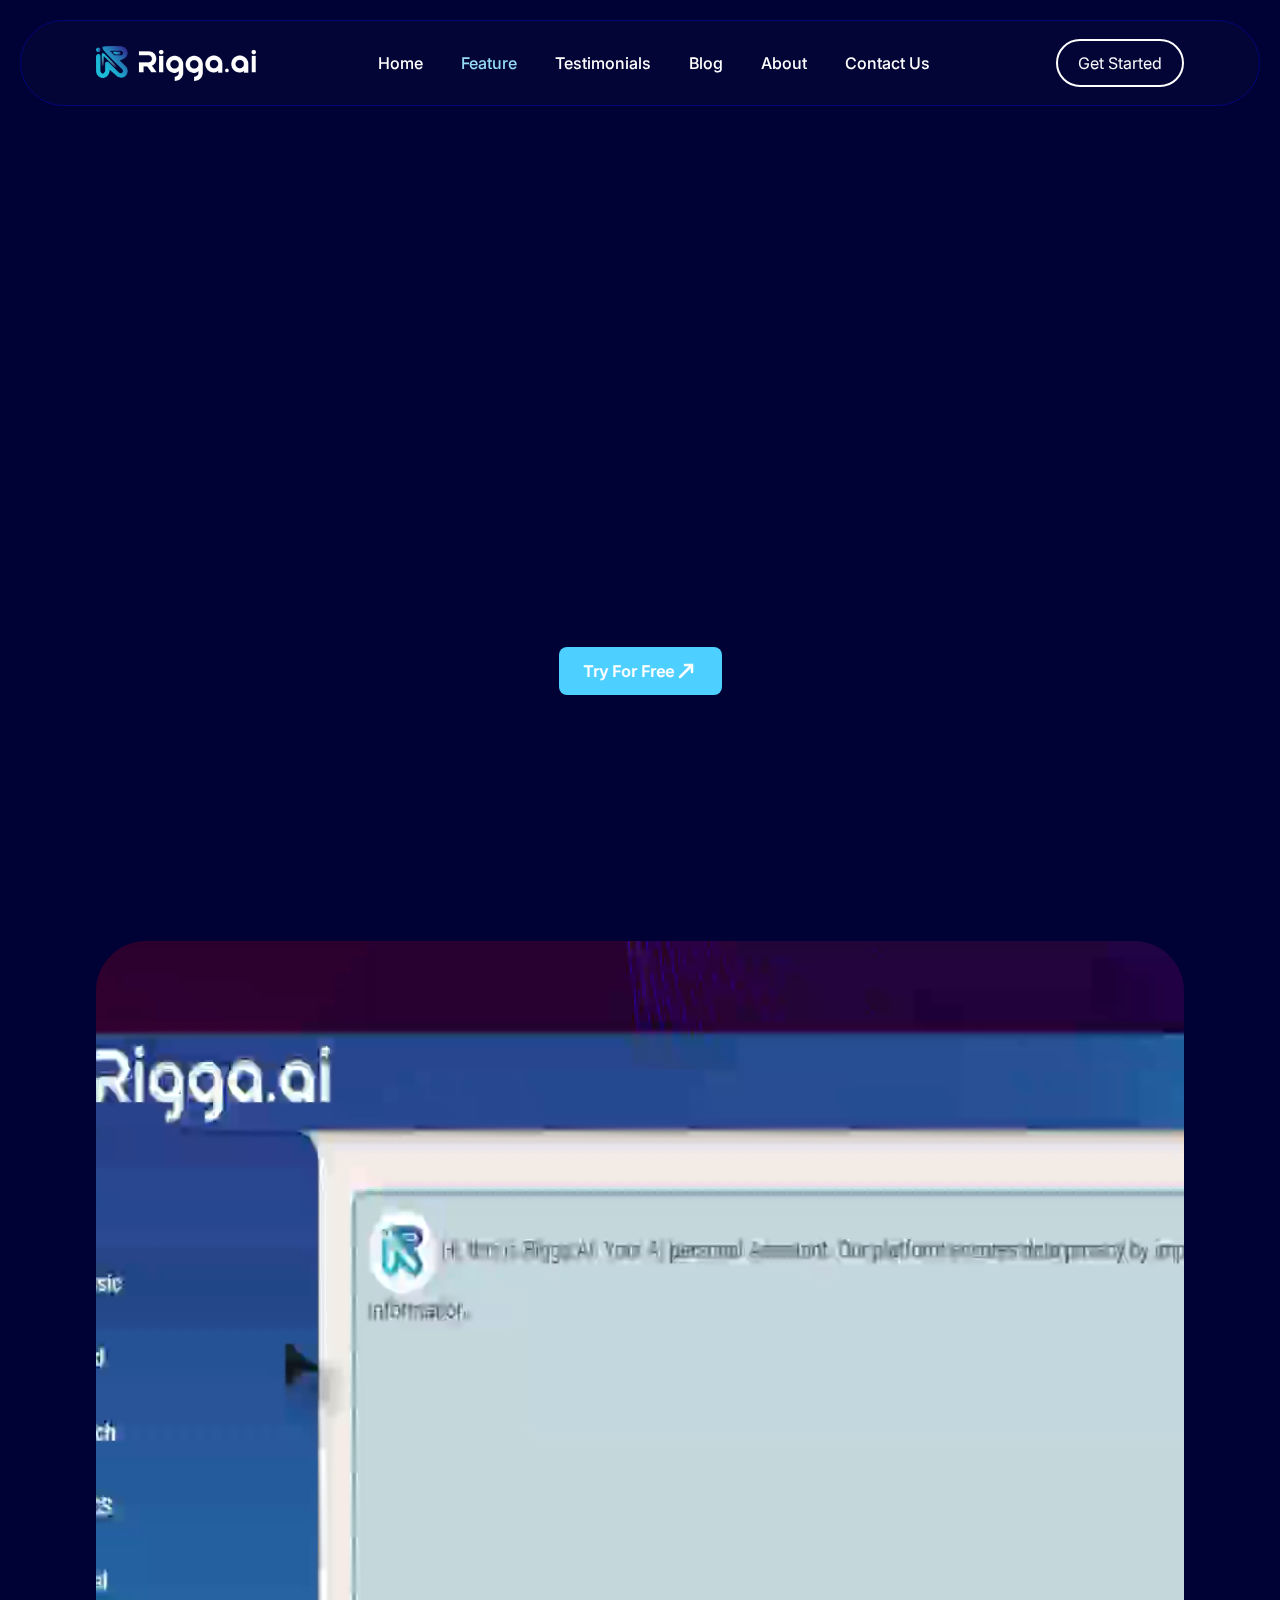
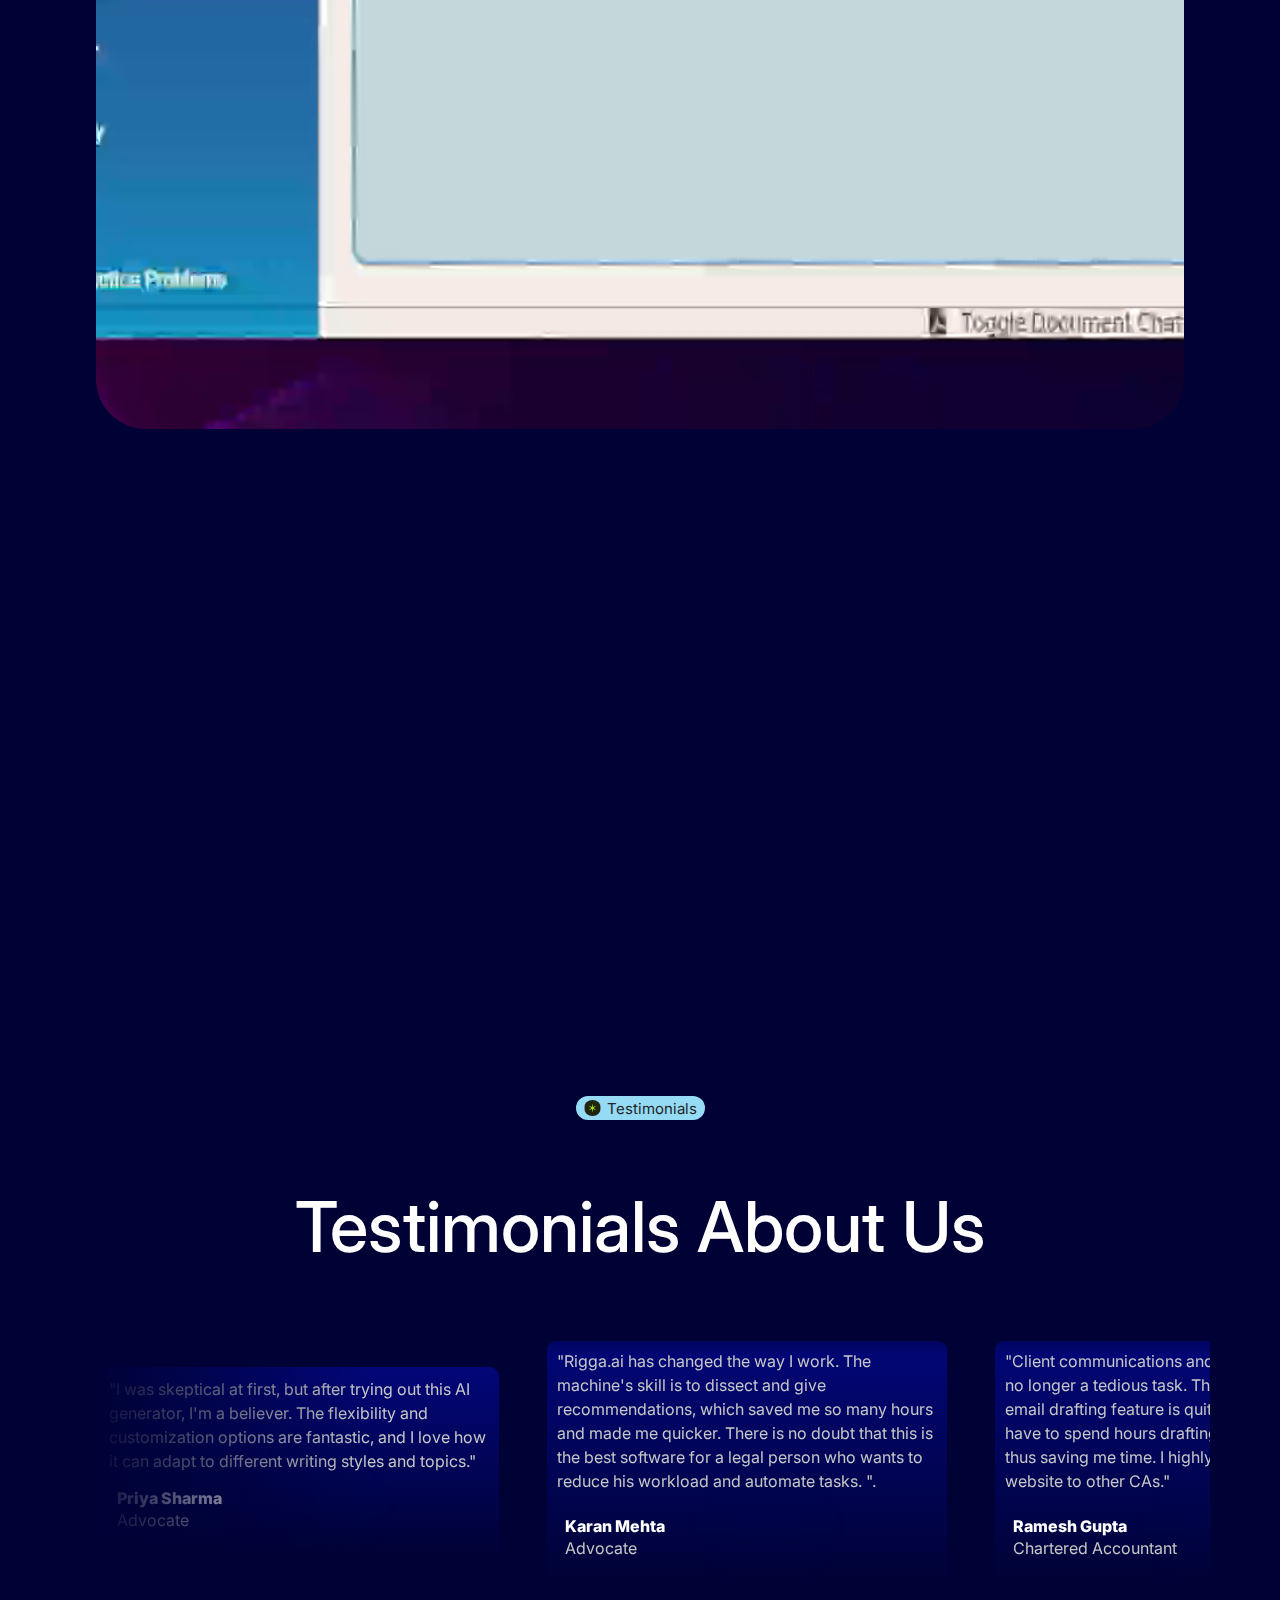
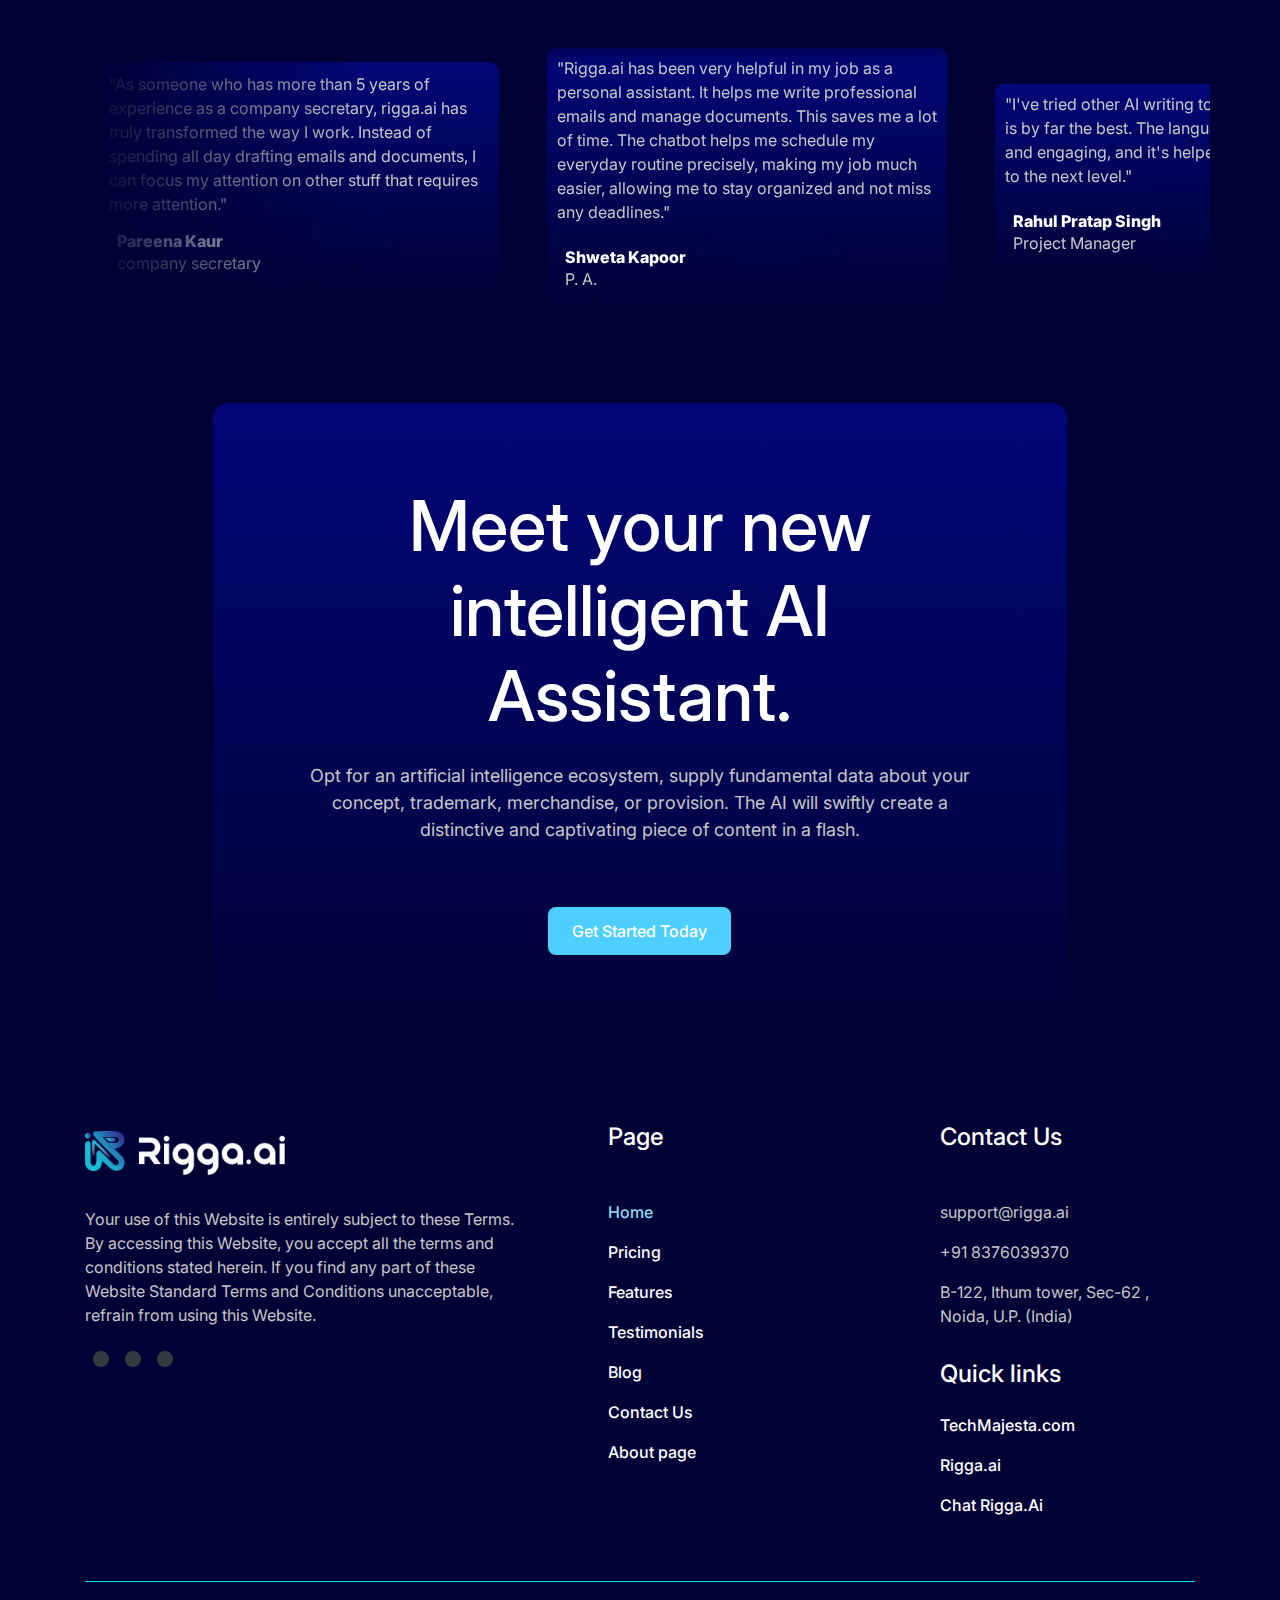
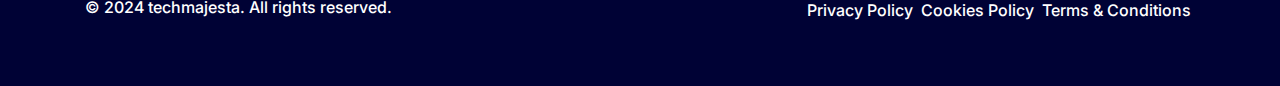
<file: professionals.html>
<!DOCTYPE html>
<html lang="en">

<head>
    <meta charset="UTF-8" />
    <meta name="viewport" content="width=device-width, initial-scale=1.0" />
    <meta http-equiv="X-UA-Compatible" content="ie=edge" />
    <meta name="description" content="" />
    <title>Rigga.ai</title>
    <link rel="shortcut icon" href="assets/image/fevivon.png
    " type="image/x-icon" />
    <link rel="stylesheet" href="assets/css/bootstrap.min.css" />
    <link rel="stylesheet" href="assets/css/style.css" />
    <link href="https://unpkg.com/aos@2.3.1/dist/aos.css" rel="stylesheet" />
    <script src="assets/js/jquery.js"></script>
    <script src="assets/js/bootstrap.bundle.min.js"></script>
    <script src="assets/js/script.js"></script>
    <link href="https://fonts.googleapis.com/css2?family=Inter:wght@400;600&display=swap" rel="stylesheet">
    <script src="https://unpkg.com/aos@2.3.1/dist/aos.js"></script>
    <link rel="stylesheet" href="https://cdnjs.cloudflare.com/ajax/libs/font-awesome/6.5.2/css/all.min.css"
        integrity="sha512-SnH5WK+bZxgPHs44uWIX+LLJAJ9/2PkPKZ5QiAj6Ta86w+fsb2TkcmfRyVX3pBnMFcV7oQPJkl9QevSCWr3W6A=="
        crossorigin="anonymous" referrerpolicy="no-referrer" />
</head>

<div class="main backcolor" id="main">
    <!-- header start -->
    <header class="header">
        <div class="navbar navbar-expand-lg" id="navbar">
            <div class="container-fluid">
                <a class="navbar-brand" href="#"><img src="assets/image/logo.avif" class="logo-img" alt="logo"
                        style="width: 160px;" /></a>
                <i class="fa-solid fa-bars text-white" id="menu"></i>
                <div class="collapse navbar-collapse" id="show" style="gap: 20px">
                    <ul class="navbar-nav ml-auto" id="nav" style="gap: 22px">
                        <li class="nav-item">
                            <a class="nav-link link-text" href="index.html#main">Home</a>
                        </li>
                        <li class="nav-item">
                            <a class="nav-link link-text active" href="index.html#feature">Feature</a>
                        </li>
                        <li class="nav-item">
                            <a class="nav-link link-text" href="/index.html#testimonial">Testimonials</a>
                        </li>
                        <li class="nav-item">
                            <a class="nav-link link-text" href="/blog.html">Blog</a>
                        </li>
                        <li class="nav-item">
                            <a class="nav-link link-text" href="/About.html">About</a>
                        </li>
                        <li class="nav-item">
                            <a class="nav-link link-text " href="contactus.html">Contact Us</a>
                        </li>
                    </ul>

                    <div class="d-flex ml-auto justify-content-center btn-margin" style="gap: 10px">
                        <a href="https://chat.rigga.ai/" class="btn btn-outline-light btn-random">Get Started</a>
                        <!--<a href="#" class="btn-hero">Sign up</a>-->
                    </div>
                </div>
            </div>
        </div>
    </header>

    <section class="Ca-Info-section">
        <div class="Ca-Info-div">
            <div class="Ca-Info-heading">
                Unlock Your Professional Potential with Rigga AI: Your Ultimate Career Partner!
            </div>
            <div class="Ca-Info-content">
                Rigga.ai is an advanced AI assistant tailored to enhance productivity for professionals including
                Chartered Accountants (CAs), Company Secretaries (CSs), and Lawyers. It provides a suite of powerful
                features such as the Case Search Engine for swift legal research, the Quick Reply Generator for crafting
                effective responses, and tools for creating Marketing Emails and Cold Emails to expand your professional
                network. The PDF Forensic Tool simplifies data analysis and extraction from PDFs, while the Summarize
                Content feature offers concise insights from lengthy documents. Additionally, professionals can create
                engaging Social Media Posts, generate Notes and Tutorials, and design Custom Practice Problems for
                training purposes. Rigga.ai saves time, ensures accuracy, and delivers customized solutions aligned with
                specific needs, making it an ideal assistant for modern professionals.
            </div>
        </div>
        <a href="https://chat.rigga.ai/" class="btn-hero font">Try For Free
            <svg xmlns="http://www.w3.org/2000/svg" width="24" height="24" viewBox="0 0 24 24" fill="none"
                stroke="currentColor" stroke-width="2.5" stroke-linecap="round" stroke-linejoin="round">
                <path d="M6 18L18 6"></path>
                <path d="M11 6H18V13"></path>
            </svg>
        </a>
    </section>

    <div class="video-frame1">

        <video id="video1" autoplay loop muted>
            <source src="rigga.mp4">
        </video>

    </div>



    <section class="plus-points">
        <div class="plus-points-div">
            <!-- Upper Section -->
            <div class="plus-points-upper">
                <div class="plus-point plus-point-1">
                    <!-- Content for Plus Point 1 -->
                    <div class="plus-point plus-point-1">
                        <div class="plus-1-icon">
                            <svg xmlns="http://www.w3.org/2000/svg" width="32" height="32" fill="#000000"
                                viewBox="0 0 256 256">
                                <path
                                    d="M226.53,56.41l-96-32a8,8,0,0,0-5.06,0l-96,32A8,8,0,0,0,24,64v80a8,8,0,0,0,16,0V75.1L73.59,86.29a64,64,0,0,0,20.65,88.05c-18,7.06-33.56,19.83-44.94,37.29a8,8,0,1,0,13.4,8.74C77.77,197.25,101.57,184,128,184s50.23,13.25,65.3,36.37a8,8,0,0,0,13.4-8.74c-11.38-17.46-27-30.23-44.94-37.29a64,64,0,0,0,20.65-88l44.12-14.7a8,8,0,0,0,0-15.18ZM176,120A48,48,0,1,1,89.35,91.55l36.12,12a8,8,0,0,0,5.06,0l36.12-12A47.89,47.89,0,0,1,176,120ZM128,87.57,57.3,64,128,40.43,198.7,64Z">
                                </path>
                            </svg>
                        </div>
                        <div class="plus-1-heading">Study Assistance</div>
                        <div class="plus-1-content">
                            Rigga AI delivers instant answers, simplifying complex topics to support quick, effective
                            learning and understanding.
                        </div>
                    </div>

                </div>
                <div class="plus-point plus-point-2">
                    <!-- Content for Plus Point 2 -->
                    <div class="plus-point plus-point-2">
                        <div class="plus-2-icon">
                            <svg xmlns="http://www.w3.org/2000/svg" width="32" height="32" fill="#000000"
                                viewBox="0 0 256 256">
                                <path
                                    d="M32,64a8,8,0,0,1,8-8H216a8,8,0,0,1,0,16H40A8,8,0,0,1,32,64Zm104,56H40a8,8,0,0,0,0,16h96a8,8,0,0,0,0-16Zm0,64H40a8,8,0,0,0,0,16h96a8,8,0,0,0,0-16Zm112-24a8,8,0,0,1-3.76,6.78l-64,40A8,8,0,0,1,168,200V120a8,8,0,0,1,12.24-6.78l64,40A8,8,0,0,1,248,160Zm-23.09,0L184,134.43v51.14Z">
                                </path>
                            </svg>
                        </div>
                        <div class="plus-2-heading">Practice Problems</div>
                        <div class="plus-2-content">
                            Create tailored practice problems with Rigga AI to enhance skills and build confidence for
                            exams.
                        </div>
                    </div>

                </div>
                <div class="plus-point plus-point-3">
                    <!-- Content for Plus Point 3 -->
                    <div class="plus-point plus-point-3">
                        <div class="plus-3-icon">
                            <svg xmlns="http://www.w3.org/2000/svg" width="32" height="32" fill="#000000"
                                viewBox="0 0 256 256">
                                <path
                                    d="M88,96a8,8,0,0,1,8-8h64a8,8,0,0,1,0,16H96A8,8,0,0,1,88,96Zm8,40h64a8,8,0,0,0,0-16H96a8,8,0,0,0,0,16Zm32,16H96a8,8,0,0,0,0,16h32a8,8,0,0,0,0-16ZM224,48V156.69A15.86,15.86,0,0,1,219.31,168L168,219.31A15.86,15.86,0,0,1,156.69,224H48a16,16,0,0,1-16-16V48A16,16,0,0,1,48,32H208A16,16,0,0,1,224,48ZM48,208H152V160a8,8,0,0,1,8-8h48V48H48Zm120-40v28.7L196.69,168Z">
                                </path>
                            </svg>
                        </div>
                        <div class="plus-3-heading">Notes Creation</div>
                        <div class="plus-3-content">
                            Easily create organized and concise notes from your lectures or study materials, making
                            revision simpler and more efficient.
                        </div>
                    </div>
                </div>
            </div>
            <!-- Lower Section -->
            <div class="plus-points-lower">
                <div class="plus-point plus-point-4">
                    <!-- Content for Plus Point 4 -->
                    <div class="plus-point plus-point-4">
                        <div class="plus-4-icon">
                            <svg xmlns="http://www.w3.org/2000/svg" width="32" height="32" fill="#000000"
                                viewBox="0 0 256 256">
                                <path
                                    d="M224,48H32A16,16,0,0,0,16,64V192a16,16,0,0,0,16,16H224a16,16,0,0,0,16-16V64A16,16,0,0,0,224,48Zm0,144H32V64H224V192ZM48,136a8,8,0,0,1,8-8H72a8,8,0,0,1,0,16H56A8,8,0,0,1,48,136Zm160,0a8,8,0,0,1-8,8H104a8,8,0,0,1,0-16h96A8,8,0,0,1,208,136Zm-48,32a8,8,0,0,1-8,8H56a8,8,0,0,1,0-16h96A8,8,0,0,1,160,168Zm48,0a8,8,0,0,1-8,8H184a8,8,0,0,1,0-16h16A8,8,0,0,1,208,168Z">
                                </path>
                            </svg>
                        </div>
                        <div class="plus-4-heading">Case Study Analysis</div>
                        <div class="plus-4-content">
                            Explore case studies and analysis tools with Rigga AI to deepen understanding through
                            real-world applications.
                        </div>
                    </div>

                </div>
                <div class="plus-point plus-point-5">
                    <!-- Content for Plus Point 5 -->
                    <div class="plus-point plus-point-5">
                        <div class="plus-5-icon">
                            <svg xmlns="http://www.w3.org/2000/svg" width="32" height="32" fill="#000000"
                                viewBox="0 0 256 256">
                                <path
                                    d="M256,136a8,8,0,0,1-8,8H232v16a8,8,0,0,1-16,0V144H200a8,8,0,0,1,0-16h16V112a8,8,0,0,1,16,0v16h16A8,8,0,0,1,256,136Zm-57.87,58.85a8,8,0,0,1-12.26,10.3C165.75,181.19,138.09,168,108,168s-57.75,13.19-77.87,37.15a8,8,0,0,1-12.25-10.3c14.94-17.78,33.52-30.41,54.17-37.17a68,68,0,1,1,71.9,0C164.6,164.44,183.18,177.07,198.13,194.85ZM108,152a52,52,0,1,0-52-52A52.06,52.06,0,0,0,108,152Z">
                                </path>
                            </svg>
                        </div>
                        <div class="plus-5-heading">Collaboration</div>
                        <div class="plus-5-content">
                            Collaborate seamlessly with Rigga AI’s group study features to share insights and work with
                            classmates.
                        </div>
                    </div>

                </div>
                <div class="plus-point plus-point-6">
                    <!-- Content for Plus Point 6 -->
                    <div class="plus-point plus-point-6">
                        <div class="plus-6-icon">
                            <svg xmlns="http://www.w3.org/2000/svg" width="32" height="32" fill="#000000"
                                viewBox="0 0 256 256">
                                <path
                                    d="M128,40a96,96,0,1,0,96,96A96.11,96.11,0,0,0,128,40Zm0,176a80,80,0,1,1,80-80A80.09,80.09,0,0,1,128,216ZM173.66,90.34a8,8,0,0,1,0,11.32l-40,40a8,8,0,0,1-11.32-11.32l40-40A8,8,0,0,1,173.66,90.34ZM96,16a8,8,0,0,1,8-8h48a8,8,0,0,1,0,16H104A8,8,0,0,1,96,16Z">
                                </path>
                            </svg>
                        </div>
                        <div class="plus-6-heading">Time Management</div>
                        <div class="plus-6-content">
                            Plan efficiently with Rigga AI’s tools to balance academics and personal life through effective schedules.
                        </div>
                    </div>

                </div>
            </div>
        </div>
    </section>



    <section id="testimonial" class="py-5">
        <div class="container d-flex flex-column align-items-center justify-content-center">
            <div class="badge mx-auto px-2 py-1 ml-1 mb-3 ">
                <img src="assets/svg/star.svg" style="border-radius: 50%;" alt="icon" />
                <span class="badge-title" style="margin-left: 6px;">Testimonials</span>
            </div>
            <h1 class="main-title my-5">Testimonials About Us</h1>
        </div>
        <div class="container h">
            <ul class="list-unstyled moving-list" style="gap: 20px;">
                <li class="w-box box my-4 ">
                    <p class="para">
                        "I was skeptical at first, but after trying out this AI generator, I'm a believer. The
                        flexibility and customization options are fantastic, and I love how it can adapt to
                        different writing styles and topics."
                    </p>
                    <div class="d-flex  align-items-center justify-content-start">
                        <!-- <img src="https://framerusercontent.com/images/qDSBBDMaoQetBfsQjp7RXRHr0.jpg?scale-down-to=1024"
                            class="rounded-lg object-fit" height="50px" width="50px" alt="testimonial"> -->
                        <div class="ml-2">
                            <h6 class="text-left m-0 t-heading">Priya Sharma</h6>
                            <p class="para">Advocate</p>
                        </div>
                    </div>
                </li>
                <li class="box w-box my-4 py-2">
                    <p class="para ">
                        "Rigga.ai has changed the way I work. The machine's skill is to dissect and give
                        recommendations, which saved me so many hours and made me quicker. There is no doubt
                        that this is the best software for a legal person who wants to reduce his workload
                        and automate tasks. ".
                    </p>
                    <div class="d-flex align-items-center justify-content-start">
                        <!-- <img src="https://framerusercontent.com/images/24RJeOxnWPjjQ2vPGDyoQTrYNn0.jpg?scale-down-to=1024"
                            class="rounded-lg object-fit" height="50px" width="50px" alt="testimonial"> -->
                        <div class="ml-2">
                            <h6 class="mt-2 text-left m-0 t-heading">Karan Mehta </h6>
                            <p class="para">Advocate</p>
                        </div>
                    </div>
                </li>
                <li class="box w-box my-4 py-2">
                    <p class="para ">
                        "Client communications and financial reporting is no longer a tedious task.
                        The function of the smart email drafting feature is quite useful.I no longer
                        have to spend hours drafting the perfect email, thus saving me time. I highly
                        recommend this website to other CAs."
                    </p>
                    <div class="d-flex  align-items-center justify-content-start">
                        <!-- <img src="https://rigga.ai/framerusercontent.com/images/pQ8IjH8gaL2i5BGRLX619e6E.png"
                            class="rounded-lg object-fit" height="50px" width="50px" alt="testimonial"> -->
                        <div class="ml-2">
                            <h6 class="mt-2 text-left m-0 t-heading">Ramesh Gupta </h6>
                            <p class="para">Chartered Accountant</p>
                        </div>
                    </div>
                </li>
                <li class="box w-box my-4 py-2">
                    <p class="para ">
                        "Rigga.ai has been a great help with my university assignments.
                        It saves me a lot of time by providing solution templates for questionnaires and
                        also helps develop lesson plans for my subjects. It has made my university life easier."
                    </p>
                    <div class="d-flex  align-items-center justify-content-start">
                        <!-- <img src="https://framerusercontent.com/images/hJE2QoqlO4sljhhfMZsD5NxZcQ.jpg?scale-down-to=1024"
                            class="rounded-lg object-fit" height="50px" width="50px" alt="testimonial"> -->
                        <div class="ml-2">
                            <h6 class="mt-2 text-left m-0 t-heading">Manisha Kumari</h6>
                            <p class="para">P.G. Student</p>
                        </div>
                    </div>
                </li>

                <li class="box w-box my-4 py-2">
                    <p class="para ">
                        "As a content creator, rigga.ai has automated my daily tasks a lot.
                        It helps me write high-quality articles and blog posts. It also provides
                        grammar checks. I have already recommended it to all my colleagues."
                    </p>
                    <div class="d-flex  align-items-center justify-content-start">
                        <!-- <img src="https://framerusercontent.com/images/hJE2QoqlO4sljhhfMZsD5NxZcQ.jpg?scale-down-to=1024"
                            class="rounded-lg object-fit" height="50px" width="50px" alt="testimonial"> -->
                        <div class="ml-2">
                            <h6 class="mt-2 text-left m-0 t-heading">Ritika Singh</h6>
                            <p class="para">Student & content Creator</p>
                        </div>
                    </div>
                </li>
            </ul>
        </div>

        <div class="container h">
            <ul class="list-unstyled moving-list moving-list2" style="gap: 20px;">
                <li class="box w-box my-4 ">
                    <p class="para">
                        "As someone who has more than 5 years of experience as a company secretary,
                        rigga.ai has truly transformed the way I work. Instead of spending all day drafting
                        emails and documents, I can focus my attention on other stuff that requires more attention."
                    </p>
                    <div class="d-flex  align-items-center justify-content-start">
                        <!-- <img src="https://framerusercontent.com/images/qDSBBDMaoQetBfsQjp7RXRHr0.jpg?scale-down-to=1024"
                            class="rounded-lg object-fit" height="50px" width="50px" alt="testimonial"> -->
                        <div class="ml-2">
                            <h6 class="text-left m-0 t-heading">Pareena Kaur</h6>
                            <p class="para">company secretary</p>
                        </div>
                    </div>
                </li>
                <li class="box py-2 w-box my-4">
                    <p class="para ">
                        "Rigga.ai has been very helpful in my job as a personal assistant.
                        It helps me write professional emails and manage documents.
                        This saves me a lot of time. The chatbot helps me schedule my everyday
                        routine precisely, making my job much easier, allowing me to stay organized
                        and not miss any deadlines."
                    </p>
                    <div class="d-flex align-items-center justify-content-start">
                        <!-- <img src="https://framerusercontent.com/images/24RJeOxnWPjjQ2vPGDyoQTrYNn0.jpg?scale-down-to=1024"
                            class="rounded-lg object-fit" height="50px" width="50px" alt="testimonial"> -->
                        <div class="ml-2">
                            <h6 class="mt-2 text-left m-0 t-heading">Shweta Kapoor </h6>
                            <p class="para">P. A.</p>
                        </div>
                    </div>
                </li>
                <li class="box w-box my-4 py-2">
                    <p class="para ">
                        "I've tried other AI writing tools before, but this one is by far the best. The language is
                        sophisticated and engaging, and it's helped me take my content to the next level."
                    </p>
                    <div class="d-flex  align-items-center justify-content-start">
                        <!-- <img src="https://framerusercontent.com/images/hJE2QoqlO4sljhhfMZsD5NxZcQ.jpg?scale-down-to=1024"
                            class="rounded-lg object-fit" height="50px" width="50px" alt="testimonial"> -->
                        <div class="ml-2">
                            <h6 class="mt-2 text-left m-0 t-heading">Rahul Pratap Singh</h6>
                            <p class="para">Project Manager</p>
                        </div>
                    </div>
                </li>
                <li class="box py-2 w-box my-4">
                    <p class="para ">
                        "As someone who has been working in content creation for years, I can honestly say that the
                        level of sophistication and accuracy that this AI technology is capable of is truly
                        impressive."
                    </p>
                    <div class="d-flex  align-items-center justify-content-start">
                        <!-- <img src="https://rigga.ai/framerusercontent.com/images/pQ8IjH8gaL2i5BGRLX619e6E.png"
                            class="rounded-lg object-fit" height="50px" width="50px" alt="testimonial"> -->
                        <div class="ml-2">
                            <h6 class="mt-2 text-left m-0 t-heading">Rohit Bhatiya</h6>
                            <p class="para">Marketing Director</p>
                        </div>
                    </div>
                </li>
                <li class="box py-2 w-box my-4">
                    <p class="para ">
                        "Rigga.ai has been really helpful for my homework and projects.
                        It helps me write essays. It keeps track of my study schedule.
                        It even gives templates for my school reports. It's like having a tutor whenever I need
                        one."
                    </p>
                    <div class="d-flex  align-items-center justify-content-start">
                        <!-- <img src="https://framerusercontent.com/images/hJE2QoqlO4sljhhfMZsD5NxZcQ.jpg?scale-down-to=1024"
                            class="rounded-lg object-fit" height="50px" width="50px" alt="testimonial"> -->
                        <div class="ml-2">
                            <h6 class="mt-2 text-left m-0 t-heading">Ravi Mehta</h6>
                            <p class="para">Project Manager</p>
                        </div>
                    </div>
                </li>
            </ul>
        </div>
    </section>

    <section>
        <div class="col-lg-8 mx-auto  d-flex align-items-center justify-content-center flex-column"
            style="background: linear-gradient(180deg, #020678 0%, var(--token-8d6d3b89-767b-442f-9e58-976a9d3d131f, rgb(0, 2, 53)) 100%); border-radius: 16px; padding: 80px;">
            <h1 class="main-title">Meet your new
                intelligent AI Assistant.</h1>
            <p class="para my-3" style="font-size: 18px; text-align: center; ">Opt for an artificial intelligence
                ecosystem, supply fundamental data about your concept, trademark,
                merchandise, or provision. The AI will swiftly create a distinctive and captivating piece of content
                in a flash.</p>

            <a href="https://chat.rigga.ai/" class="mt-5 btn-hero">Get Started Today</a>
        </div>
    </section>

    <footer class="py-5">
        <br>
        <div class="container py-3">
            <div class="row justify-content-between">
                <div class="col-lg-5 col-md-12 col-sm-12 d-flex flex-column  align-items-start justify-content-start">
                    <img src="assets/image/logo.avif" alt="footer-logo" class="my-2" width="200px">
                    <br>
                    <p class="para">Your use of this Website is entirely subject to these Terms. By accessing this
                        Website, you accept all the terms and conditions stated herein. If you find any part of
                        these
                        Website Standard Terms and Conditions unacceptable, refrain from using this Website.</p>
                    <div class="d-flex my-2 text-white">
                        <i class="fa-solid  mx-2 fa-link bg-dark px-2 py-2 rounded-circle "></i>
                        <i class="fa-brands mx-2  fa-x-twitter bg-dark px-2 py-2 rounded-circle "></i>
                        <i class="fa-brands mx-2  fa-facebook bg-dark px-2 py-2 rounded-circle "></i>
                    </div>
                </div>
                <div class="col-lg-3 col-md-12 col-sm-12 d-flex flex-column align-items-start justify-content-start">
                    <h4 class="text-white">Page</h4>
                    <br>
                    <ul class="list-unstyled">
                        <li class="my-3"><a href="index.html" class="link-text active">Home</a></li>
                        <li class="my-3"><a href="" class="link-text ">Pricing</a></li>
                        <li class="my-3"><a href="index.html#feature" class="link-text ">Features</a></li>
                        <li class="my-3"><a href="index.html#testimonial" class="link-text ">Testimonials</a></li>
                        <li class="my-3"><a href="blog.html" class="link-text ">Blog</a></li>
                        <li class="my-3"><a href="contactus.html" class="link-text ">Contact Us</a>
                        </li>
                        <li><a href="About.html" class="link-text">About page</a></li>
                    </ul>
                </div>
                <div
                    class="col-lg-3 d-flex flex-column col-md-12 col-sm-12 d-flex align-items-start justify-content-start">
                    <h4 class="text-white">Contact Us</h4>
                    <br>
                    <ul class="list-unstyled">
                        <li class="my-3">
                            <p class="para">support@rigga.ai</p>
                        </li>
                        <li class="my-3">
                            <p class="para ">+91 8376039370</p>
                        </li>
                        <li class="my-3">
                            <p class="para ">B-122, Ithum tower, Sec-62 , Noida, U.P. (India)</p>
                        </li>
                    </ul>
                    <h4 class="text-white">Quick links</h4>

                    <ul class="list-unstyled">
                        <li class="my-3"><a href="https://techmajesta.com/" target="_blank"
                                class="link-text">TechMajesta.com</a></li>
                        <li class="my-3"><a href="https://rigga.framer.website/" target="_blank"
                                class="link-text ">Rigga.ai</a></li>
                        <li class="my-3"><a href="https://chat.rigga.ai/" target="_blank" class="link-text ">Chat
                                Rigga.Ai</a></li>
                    </ul>
                </div>
            </div>
        </div>
        <div class="container">
            <hr class=" h-25 " style="background-color: aqua;">
            <div class="d-flex justify-content-between" id="bottom-footer">
                <h6 class="text-white">© 2024 techmajesta. All rights reserved.</h6>
                <ul class="d-flex list-unstyled">
                    <li class="mx-1"><a href="privacy-policy.html" class="link-text">Privacy Policy</a></li>
                    <li class="mx-1"><a href="cookie-policy.html" class="link-text">Cookies Policy</a></li>
                    <li class="mx-1"><a href="terms-and-condition-page.html" class="link-text">Terms &
                            Conditions</a></li>
                </ul>
            </div>
        </div>
    </footer>

</div>
<script src="assets/js/animate.js"></script>

<script>
    document.addEventListener("DOMContentLoaded", () => {
        const header = document.querySelector('.header'); // Select the header
        let lastScrollY = window.scrollY; // Track the last scroll position

        window.addEventListener('scroll', () => {
            const currentScrollY = window.scrollY;

            if (currentScrollY > lastScrollY) {
                // Scrolling down: Hide the navbar
                header.classList.add('hidden');
            } else {
                // Scrolling up: Show the navbar
                header.classList.remove('hidden');
            }

            // Update the last scroll position
            lastScrollY = currentScrollY;
        });
    });
</script>

<script>// Add animation on scroll
    document.addEventListener('scroll', () => {
        const points = document.querySelectorAll('.plus-point');
        points.forEach(point => {
            const rect = point.getBoundingClientRect();
            if (rect.top <= window.innerHeight && rect.bottom >= 0) {
                point.classList.add('visible');
            }
        });
    });
</script>

<script>
    window.addEventListener('scroll', function () {
        const heading = document.querySelector('.Ca-Info-heading');
        const content = document.querySelector('.Ca-Info-content');

        const headingPosition = heading.getBoundingClientRect().top;
        const contentPosition = content.getBoundingClientRect().top;
        const windowHeight = window.innerHeight;

        if (headingPosition < windowHeight) {
            heading.classList.add('visible');
        }

        if (contentPosition < windowHeight) {
            content.classList.add('visible');
        }
    });

</script>
</file>
<file: assets/css/style.css>
@import url("https://fonts.googleapis.com/css2?family=Inter:wght@100..900&display=swap");

:root {
    --color-1: rgb(1, 3, 60);
    --color-2: rgb(255, 255, 255);
    --color-3: rgb(149, 219, 245);
    --color-4: rgb(165, 226, 25);
    --color-5: rgb(179, 230, 61);
    --color-6: rgb(198, 237, 110);
    --color-7: rgb(217, 243, 158);
    --color-8: rgb(19, 20, 18);
    --color-9: rgb(32, 33, 31);
    --color-10: rgb(57, 57, 56);
    --color-11: rgb(106, 107, 106);
    --color-12: rgb(156, 156, 155);
    --color-13: rgb(198, 199, 198);
    --color-14: rgb(31, 169, 209);
    --color-15: rgb(44, 68, 155);
}


html {
    scroll-behavior: smooth;
}

* {
    margin: 0;
    padding: 0;
    box-sizing: border-box;
    font-family: "Inter", sans-serif;
}

h1,
h2,
h3,
h4,
h5 p {
    font-family: inter;
}

.backcolor {
    background-color: rgb(0, 2, 53);
}

a {
    text-decoration: none !important;
}

.btn-hero {
    background-color: var(--color-3);
    color: black;
    border-radius: 50px;
    padding: 10px 20px;
    outline: none;
    border: none;
    text-decoration: none;
    font-weight: 500;
    transition: background 0.8s ease-in-out;
}

.btn-hero:hover {
    background: linear-gradient(90deg, #00c6ff, #0072ff);
    color: white;
}

.btn-random {
    border-radius: 50px;
    padding: 10px 20px;
    border: 2px solid white;
}

#buttons {
    display: flex;
    align-items: center;
    justify-content: center;
    gap: 10px;
}

/* index-page start */
.header {
    height: auto;
    left: 120px;
    position: fixed;
    right: 120px;
    top: 20px;
    z-index: 10;
    transition: transform 0.3s ease, opacity 0.3s ease;
}

.header.hidden {
    transform: translateY(-100%);
    opacity: 0;
}

.navbar {
    border: 1px solid rgb(2, 6, 120);
    border-radius: 50px;
    padding: 18px 60px;
    background-color: rgba(6, 8, 56, 0.45);
    backdrop-filter: blur(10px);
    background-color: rgba(6, 8, 56, 0.45);
    width: 100%;
    transform: none;
    transform-origin: 50% 50% 0px;
    box-shadow: rgb(0, 2, 53) 0px 1px 2px 0px;
}



.logo-img {
    display: block;
    width: 180px;
    color: white;
}

.link-text {
    font-size: 16px;
    font-weight: 500;
    font-family: "Inter", sans-serif;
    color: var(--color-2);
}

.link-text:hover {
    color: var(--color-3);
}

.active {
    color: var(--color-3);
}

#menu {
    display: none;
}

.second-section {
    display: flex;
    flex-direction: column;
    padding-top: 130px;
    position: relative;
    height: 100vh;
    overflow: hidden;
}

.second-section .content {
    text-align: center;
    /* Center-align content for better responsiveness */
}

.second-section .main-title {
    font-family: Inter, sans-serif;
    font-size: 65px;
    line-height: 1.2;
    color: white;
    /* Adjust color if needed */
    margin: 20px 0;
}

.second-section .btn-hero {
    display: inline-flex;
    align-items: center;
    justify-content: center;
    padding: 12px 24px;
    font-size: 18px;
    color: white;
    background-color: #4dcfff;
    border: none;
    border-radius: 50px;
    text-decoration: none;
    transition: background-color 0.3s ease;
    margin-top: 20px;
}

.second-section .btn-hero:hover {
    background-color: #2585ba;
}

.responsive-iframe {
    width: 1000px;
    height: 500px;
}

/* General body styles */
.video-frame {
    margin: 0;
    padding: 0;
    height: 130vh;
    /* Make the page scrollable */
    display: flex;
    justify-content: center;
    align-items: center;
    perspective: 1000px;
}

/* Frame around the video */
.frame {
    position: relative;
    width: 80%;
    /* 90% width of the viewport */
    height: 740px;
    /* Fixed height */
    padding: 22.5px;
    /* Padding around the video */
    background-color: rgba(51, 51, 51, 0.5);
    /* Translucent frame (50% opacity) */
    box-sizing: border-box;
    /* Include padding in the element's total size */
    border: 1px solid rgba(255, 255, 255, 0.5);
    /* Optional border for emphasis */
    display: flex;
    justify-content: center;
    align-items: center;
    transition: transform 0.8s ease;
    /* Smooth reset transition */
    border-radius: 10px;
    /* Optional: Rounded corners */
    z-index: 1;
}

/* Video inside the frame */

video {
    width: 100%;
    height: 100%;
    object-fit: contain;
    /* Ensures the full video is visible without cropping */
    margin: 10px;
    /* Gap between the frame and the video */
    transition: transform 0.8s ease;
    /* Smooth transition for the tilt */
}

.video-frame1 {
    margin: 0;
    padding: 0;
    height: 130vh;
    /* Make the page scrollable */
    display: flex;
    justify-content: center;
    align-items: center;
    perspective: 1000px;
}

#video1 {
    border-radius: 50px;
    width: 85%;
    height: 93%;
    object-fit: cover;
    /* Ensures the video covers the entire frame without distortion */
    margin: 10px;
    /* Gap between the frame and the video */
    transition: transform 0.8s ease;
    /* Smooth transition for the tilt */
}



/* Cover Background Section */
/* Assistant Section */
/* Assistant Section */
.assistant {
    width: 100%;
    /* Make the width responsive */
    height: auto;
    /* Let the height adjust based on content */
    background: rgb(8, 1, 60) no-repeat center center;
    background-size: cover;
    display: flex;
    justify-content: center;
    align-items: center;
    padding: 20px;
}

/* Inner Section */
.inner-section {
    width: 80%;
    /* Full width */
    height: auto;
    display: flex;
    justify-content: center;
    align-items: center;
    flex-wrap: wrap;
}

/* Inner Section 2 */
.inner-section-2 {

    width: 100%;
    height: auto;
    display: flex;
    justify-content: space-between;
    align-items: center;
    gap: 20px;
    /* Maintain gap between sections */
    flex-wrap: wrap;
    /* Gap between left section and video frame */
}

/* Inner Left Section */
.inner-left-section {
    flex: 1;
    /* Let it take available space */
    min-width: 320px;
    /* Ensure it doesn't shrink too much */
    height: auto;
    display: flex;
    flex-direction: column;
    gap: 20px;
    position: relative;
    /* For positioning the button */
}

/* Inner Left Upper Section */
.inner-left-upper {
    width: 100%;
    /* Relative width */
    height: auto;
    /* Fit height */
    display: flex;
    flex-direction: column;
    gap: 10px;
    padding-bottom: 50px;
}

/* Heading Section */
.inner-heading {
    width: 100%;
    height: auto;
    /* Fit height */
}

.inner-heading h1 {
    font-size: 2.5em;
    /* Adjust font size */
    font-family: 'Inter', sans-serif;
    font-weight: 400;
    line-height: 1.2;
}

.inner-heading .white-text {
    font-weight: 600;
    color: #ffffff;
    /* White text for "Your Smart Assistant for a" */
}

.inner-heading .italic-heading {
    font-family: 'Inter Display', sans-serif;
    font-weight: 500;
    /* Medium weight */
    font-style: italic;
    color: #4dcfff;
    /* Blue color for "simpler workday" */
}

/* Content 1 */
.inner-left-content-3 {
    margin-top: 10px;
    margin-bottom: 18px;
    width: 100%;
    font-size: 1em;
    font-family: 'Inter', sans-serif;
    line-height: 1.5;
    color: white;
}

/* Content 2 */
.inner-left-content-2 {
    width: 100%;
    font-size: 1em;
    font-family: 'Inter', sans-serif;
    line-height: 1.5;
    color: white;
}

.inner-left-content-2 p {
    margin: 0 0 10px 0;
    /* 10px gap between paragraphs */
}

/* Button Section */
.inner-left-button {
    align-self: flex-start;
    position: absolute;

    bottom: 0;
    /* Align to bottom */
    left: 0;
    /* Align to left */
    width: 100%;
    /* Ensure the button stays within the left section width */
    text-align: left;
    /* Align text to the left */

}

.inner-left-button button {
    width: 150px;
    /* Fit width */
    height: 50px;
    /* Fit height */
    border-radius: 30%;
    /* Circular button */
    background-color: #007bff;
    /* Adjust button color */
    color: #fff;
    /* Text color */
    border: none;
    font-size: 14px;
    font-family: 'Inter', sans-serif;
    cursor: pointer;
}

.inner-left-button button:hover {
    background-color: #0056b3;
    /* Darker shade on hover */
}

/* Video Container Section */

.video-box {
    flex: 1;
    /* Let video section take available space */
    min-width: 320px;
    height: auto;
    background: rgba(255, 255, 255, 0.1);
    border: 2px solid rgba(255, 255, 255, 0.3);
    display: flex;
    justify-content: center;
    align-items: center;
    box-shadow: 0px 8px 15px rgba(0, 0, 0, 0.2);
    transition: transform 0.8s ease;
    border-radius: 15px;
}

.video-box:hover {
    transform: rotateX(-5deg) scale(1.05);
    /* Reset tilt and zoom slightly */
}

.video-element {
    width: 100%;
    height: auto;
    object-fit: cover;
    border-radius: 15px;
}


/* Needs Section */
/* Needs Section */
.needs {
    width: 100%;
    /* Full width of the viewport */
    height: auto;
    display: flex;
    justify-content: center;
    /* Center horizontally */
    align-items: flex-start;
    margin: 10px auto;
    padding: 20px;
    /* Add padding for smaller screens */
}

/* Inner Needs */
.inner-needs {
    width: 100%;
    /* Use full width for better responsiveness */
    max-width: 1440px;
    /* Set a maximum width */
    height: auto;
    display: flex;
    justify-content: flex-start;
    align-items: flex-start;
    padding: 80px 5%;
    /* Adjust padding dynamically */
    box-sizing: border-box;
}

/* Needs Discover Section */
.needs-discover {
    width: 100%;
    /* Full width */
    height: auto;
    display: flex;
    flex-direction: column;
    gap: 60px;
    justify-content: flex-start;
    align-items: flex-start;
}

/* Heading and Content Section */
.needs-heading-content {
    width: 100%;
    /* Adjust to full width */
    max-width: 742px;
    /* Ensure width does not exceed a max */
    height: auto;
    display: flex;
    flex-direction: column;
    gap: 20px;
    margin-left: 10px;
}

/* Heading */
.needs-heading h1 {
    font-size: 50px;
    /* Large font size */
    font-family: 'Inter', sans-serif;
    font-weight: 600;
    line-height: 1.2;
    color: white;
}

/* Highlighted Text */
.needs-heading h1 .highlight {
    font-family: 'Inter Display', sans-serif;
    font-weight: 500;
    font-style: italic;
    color: #4DCFFF;
}

/* Subheading */
.needs-subheading {
    width: 100%;
    max-width: 742px;
    font-size: 16px;
    font-family: 'Inter', sans-serif;
    line-height: 1.3;
    color: white;
}

/* Needs Content Section */
.needs-content {
    width: 100%;
    height: auto;
    display: flex;
    flex-direction: row;
    justify-content: center;
    align-items: flex-start;
    gap: 141px;
    /* Adjust gap to avoid overflow */
    flex-wrap: wrap;
    /* Allow wrapping on smaller screens */
}

/* Individual Content Blocks */
.needs-content-1,
.needs-content-2,
.needs-content-3 {
    width: 100%;
    /* Full width for smaller screens */
    max-width: 299px;
    /* Limit width for larger screens */
    height: auto;
    display: flex;
    flex-direction: column;
    align-items: flex-start;
    gap: 10px;
}

/* Icons */
.needs-time-icon,
.needs-ai-icon,
.needs-seamless-icon {
    width: 50px;
    height: 50px;
    background-color: #4dcfff;
    border-radius: 50%;
    position: relative;
}

/* Headings for Content Blocks */
.needs-time-heading,
.needs-ai-heading,
.needs-seamless-heading {
    width: 100%;
    max-width: 299px;
    font-size: 28px;
    font-family: 'Inter', sans-serif;
    font-weight: 600;
    color: white;
    line-height: 1.2;
}

/* Content Text for Content Blocks */
.needs-time-content,
.needs-ai-content,
.needs-seamless-content {
    width: 100%;
    max-width: 299px;
    font-size: 16px;
    font-family: 'Inter', sans-serif;
    color: white;
    line-height: 1.3;
}

/* Explore Section */
.needs-explore {
    width: 100%;
    max-width: 1200px;
    display: flex;
    justify-content: flex-start;
    align-items: center;
}

.explore-link {
    font-size: 16px;
    font-family: 'Inter', sans-serif;
    font-weight: 600;
    color: #4dcfff;
    text-decoration: none;
    margin-left: 10px;
}

.explore-link:hover {
    text-decoration: underline;
}

.responsive-container {
    width: 95%;
    height: auto;
    opacity: 1;
    overflow: hidden;
    border-radius: 15px;
    border: 1px solid rgb(217, 207, 207);
    box-shadow: 0 3px 12px rgb(74, 75, 77);
    margin: 50px auto 0;
    position: relative;
    display: flex;
    flex-direction: row;
    justify-content: center;
    align-items: flex-start;
    padding: 45px;
}

.responsive-left {
    width: 35%;
    display: flex;
    flex-direction: column;
    justify-content: flex-start;
    align-items: flex-start;
    gap: 32px;
    margin-right: 90px;
}

.responsive-left h2 {
    font-size: 50px;
    color: white;
    line-height: 1.2;
    text-align: left;
    word-wrap: break-word;
}

.responsive-left .highlight-text {
    color: #95DBF5;
}

.responsive-left p {
    color: white;
    font-size: 15px;
    line-height: 1.6;
    text-align: justify;
    margin-top: 20px;
}

.cta-button {
    width: 160px;
    height: 56px;
    background-color: #95DBF5;
    color: #000235;
    border: none;
    border-radius: 50px;
    cursor: pointer;
    transition: all 0.3s ease;
}

.responsive-right {
    width: 65%;
    height: 491px;
    display: flex;
    justify-content: center;
    align-items: flex-start;
}

.responsive-right div {
    width: 100%;
    height: 100%;
    border-radius: 20px;
    overflow: hidden;
}

.responsive-right video {
    width: 100%;
    height: 100%;
}

.anim {
    display: block;
    margin: auto;
    position: absolute;
    top: 0px;
    width: 100%;
    height: 100vh;
    left: 0px;
}

.badge {
    background-color: var(--color-3);
    margin: 0 auto;
    border-radius: 50px;
    display: flex;
    align-items: center;
}

.content {
    height: auto;
    display: flex;
    flex-direction: column;
    align-items: center;
    gap: 20px;
    z-index: 2;
}

.badge-title {
    font-size: 15px;
    font-weight: 400;
}

.main-title {
    font-size: 70px;
    line-height: 85px;
    font-weight: 500;
    text-align: center;
    color: var(--color-2);
}

.font {
    font-size: 24px;
    font-weight: 600;
    padding: 16px 38px;
    transition: all ease-in-out 0.7s;
}

.font:hover {
    scale: 1.06;
}

.cover-bg {
    background: linear-gradient(180deg, var(--color-1) 0%, var(--color-1) 70%, var(--color-1) 100%);
    z-index: 4;
    width: 100%;
    display: flex;
    flex-direction: column;
    justify-content: center;
    height: 100%;
    color: #ffffff;
}

.moving-list {
    display: flex;
    overflow-x: hidden;
    align-items: center;
    justify-content: center;
    color: #00c6ff;
    width: 200%;

    list-style: none;
    mask-image: linear-gradient(to right,
            rgba(0, 0, 0, 0) 0%,
            rgb(0, 0, 0) 12.5%,
            rgb(0, 0, 0) 87.5%,
            rgba(0, 0, 0, 0) 100%);
    animation: logoloop 20s linear infinite;
    animation-play-state: running;
    will-change: transform;
}

/* Ca-Info-section */


/* Ca-Info-div */
.Ca-Info-div {
    display: flex;
    flex-direction: column;
    justify-content: center;
    align-items: center;
    width: 100%;
    height: auto;
    /* Adjust height for responsiveness */
    gap: 18px;
    overflow: hidden;
    position: relative;
    padding: 0 120px;
    /* Add horizontal padding */

}

/* Ca-Info-section */
.Ca-Info-section {
    display: flex;
    position: relative;
    flex-direction: column;
    justify-content: center;
    align-items: center;
    width: 100%;
    min-height: 100vh;
    /* Ensure section takes full viewport height */
    padding: 160px 20px 80px 20px;
    /* Increased padding to avoid content hiding behind the navbar */
    gap: 40px;
    overflow: hidden;
    scroll-margin-top: 80px;
    /* Account for fixed navbar height */
}

/* Ca-Info-heading */
.Ca-Info-heading {
    display: flex;
    justify-content: center;
    align-items: center;
    width: 100%;
    font-size: 48px;
    font-family: 'Inter', sans-serif;
    font-weight: bold;
    text-align: center;
    color: white;
    opacity: 0;
    transform: translateY(50px);
    transition: all 0.8s ease-out;
    word-wrap: break-word;
    line-height: 1.2;
    /* Proper spacing between lines */
    padding: 0 10px;
    /* Add padding for smaller screens */
}

/* Ca-Info-content */
.Ca-Info-content {

    display: flex;
    justify-content: center;
    align-items: center;
    width: 100%;
    font-size: 16px;
    font-family: 'Inter', sans-serif;
    text-align: center;
    color: rgb(234, 218, 218);
    opacity: 0;
    transform: translateY(50px);
    transition: all 0.8s ease-out;
    line-height: 1.5;
    /* Improve readability */
    padding: 0 10px;
    /* Prevent text from touching edges */
    text-align: justify;
}

/* Button Styling */
.btn-hero {
    display: flex;
    justify-content: center;
    align-items: center;
    padding: 12px 24px;
    font-size: 16px;
    font-family: 'Inter', sans-serif;
    color: white;
    background-color: #4DCFFF;
    border: none;
    border-radius: 8px;
    text-decoration: none;
    margin-top: 20px;
    transition: background-color 0.3s ease;
}

.btn-hero:hover {
    background-color: #3ab3e0;
}

/* Animation Trigger Class */
.visible {
    opacity: 1;
    transform: translateY(0);
}

/* Section Container */
.plus-points {
    display: flex;
    position: relative;
    flex-direction: column;
    justify-content: center;
    align-items: center;
    width: 100%;
    height: 578px;
    padding: 60px 135px 100px 135px;
    gap: 80px;
    overflow: hidden;
}

/* Main Wrapper */
.plus-points-div {
    display: flex;
    flex-direction: column;
    justify-content: center;
    align-items: center;
    width: 100%;
    height: 418px;
    gap: 40px;
    overflow: hidden;
}

/* Upper and Lower Divs */
.plus-points-upper,
.plus-points-lower {
    display: flex;
    justify-content: center;
    align-items: center;
    width: 100%;
    height: 198px;
    gap: 48px;
}

/* Plus Points */
.plus-point {
    display: flex;
    flex-direction: column;
    justify-content: center;
    align-items: center;
    width: 100%;
    height: 179px;
    gap: 8px;
    overflow: visible;
    opacity: 0;
    /* Initially hidden */
    transform: translateY(50px);
    /* Start position for animation */
    transition: all 0.8s ease-out;
}

/* Scroll Animation */
.plus-point.visible {
    opacity: 1;
    transform: translateY(0);
}

/* Plus Point Icon */
.plus-1-icon,
.plus-2-icon,
.plus-3-icon,
.plus-4-icon,
.plus-5-icon,
.plus-6-icon {
    width: 48px;
    height: 48px;
    background-color: #4DCFFF;
    display: flex;
    justify-content: center;
    align-items: center;
    position: relative;
    border-radius: 50%;
}

/* Plus Point Heading and Content (all points) */
.plus-1-heading,
.plus-2-heading,
.plus-3-heading,
.plus-4-heading,
.plus-5-heading,
.plus-6-heading {
    width: 100%;
    height: 38px;
    color: white;
    display: flex;
    justify-content: center;
    align-items: center;
    font-size: 32px;
    font-family: 'Inter', sans-serif;
    font-weight: 600;
    text-align: center;
}

.plus-1-content,
.plus-2-content,
.plus-3-content,
.plus-4-content,
.plus-5-content,
.plus-6-content {
    width: 100%;
    height: 77px;
    display: flex;
    justify-content: center;
    align-items: center;
    color: #C6C7C6;
    font-size: 16px;
    font-family: 'Inter', sans-serif;
    font-weight: 400;
    text-align: center;
}

.form-section {
    display: flex;
    position: relative;
    flex-direction: column;
    justify-content: center;
    align-items: center;
    width: 100%;
    min-height: 100vh;
    padding: 160px 20px 80px 20px;
    /* Increased padding to avoid content hiding behind the navbar */
    gap: 40px;
    overflow: hidden;
    scroll-margin-top: 80px;
}

.col-lg-12 {
    display: flex;
    flex-wrap: wrap;
    /* Allows wrapping */
    justify-content: center;
    /* Centers items on wrap */
    gap: 20px;
    /* Adds spacing */
    width: 100%;
}

.form-container,
.map-container {
    flex: 1 1 450px;
    /* Allows flexibility and ensures responsiveness */
    min-width: 400px;
    /* Prevents items from shrinking too much */
    max-width: 100%;
    /* Ensures they don't exceed container width */
}

.form-container {
    display: flex;
    flex-direction: column;
    gap: 20px;
    width: 45%;
    background: #fff;
    padding: 20px;
    border-radius: 10px;
    box-shadow: 0 4px 6px rgba(0, 0, 0, 0.1);
}

.heading {
    font-size: 70px;
    font-weight: bold;
    color: white;
    flex-shrink: 0;
}

.form-group {
    display: flex;
    justify-content: space-between;
    gap: 10px;
    margin-bottom: 15px;
    flex-wrap: wrap;
}

.form-group input,
.form-group textarea {
    width: 100%;
    padding: 10px;
    font-size: 16px;
    border: 1px solid #ccc;
    border-radius: 5px;
}

.radio-buttons {
    display: flex;
    gap: 15px;
    align-items: center;
}

.radio-buttons label {
    font-size: 16px;
    cursor: pointer;
}

.form-group button {
    width: 100%;
    padding: 10px;
    font-size: 18px;
    color: #fff;
    background-color: #0661c3;
    border: none;
    border-radius: 5px;
    cursor: pointer;
}

.form-group button:hover {
    background-color: #073669;
}

.map-container {
    width: 45%;
    height: 450px;
    /* Fixed height */
    position: relative;
    border-radius: 15px;
    /* Rounded corners */
    overflow: hidden;
    background: rgba(255, 255, 255, 0.3);
    /* Increased opacity for more visibility */
    backdrop-filter: blur(12px);
    /* Stronger blur effect */
    border: 3px solid rgba(255, 255, 255, 0.5);
    /* More visible soft white border */
    box-shadow: 0px 6px 15px rgba(0, 0, 0, 0.2);
    /* Stronger shadow */
}

/* Map iframe should fill the container */
.map-container iframe {
    width: 100%;
    height: 100%;
    border: none;
    /* Remove iframe default border */
    border-radius: 12px;
    /* Keep rounded corners inside */
}


.map-container {
    width: 45%;
}

@keyframes logoloop {
    0% {
        transform: translateX(0);
    }

    100% {
        transform: translateX(-50%);
    }
}

.moving-list:hover {
    animation: logoloop 40s linear infinite;
}

.moving-list>li {
    font-size: 25px;
    font-weight: 600;
    flex: 0 0 auto;
    text-align: center;
    padding: 10px;
    overflow: hidden;
}

.moving-list>li::before {
    content: "|";
    margin: 0px 20px;
}

.box {
    background: linear-gradient(180deg, rgb(2, 6, 120) 0%, var(--token-8d6d3b89-767b-442f-9e58-976a9d3d131f, rgb(0, 2, 53)) 100%);
    width: 100%;
    opacity: 1;
    transform: perspective(1200px);
    border-radius: 9px;
    padding: 30px 24px;
    overflow: hidden;
    cursor: pointer;

}

img {
    object-fit: cover;
}

.box::before {
    content: '';
    position: absolute;
    filter: blur(45px);
    width: 100%;
    height: 76px;
    left: 0px;
    position: absolute;
    bottom: 0px;
    width: 100%;

}

.box::after {
    content: '';
    height: 3px;
    left: 25px;
    position: absolute;
    bottom: 0px;
    width: 80%;

    background: linear-gradient(90deg, rgba(160, 224, 13, 0) 0%, var(--token-c5f1da1f-e558-4012-bcfa-0c426f51b0a3, rgb(149, 219, 245))
        /* {"name":"Main color"} */
        52.85966992378235%, rgba(160, 224, 13, 0) 100%);
    opacity: 0;

}

.box:hover::before {
    background: linear-gradient(180deg, var(--token-c5f1da1f-e558-4012-bcfa-0c426f51b0a3, rgb(149, 219, 245)) 0%, var(--token-c5f1da1f-e558-4012-bcfa-0c426f51b0a3, rgb(149, 219, 245)) 100%);
    filter: blur(45px);
    border-radius: 100%;
    opacity: 1;
    border: 2px solid white;
}

.box:hover::after {
    opacity: 1;
}

.para {
    font-family: "Inter", sans-serif;
    font-style: normal;
    font-weight: 400;
    color: #c6c7c6;
    font-size: calc(var(--framer-font-size, 16px) * var(--framer-font-size-scale, 1));
    line-height: 1.5em;
    text-align: left;
}

.feature-title {
    font-size: 50px;
    line-height: 60px;
    text-align: start;
}

.mask {
    position: relative;
    overflow: hidden;
    height: 500px;
    mask-image: linear-gradient(rgba(11, 10, 10, 0) 0%, rgb(0, 0, 0) 12.5%, rgb(0, 0, 0) 87.5%, rgba(0, 0, 0, 0) 100%);
}

.h {
    position: relative;
    overflow: hidden;
    height: auto;
    mask-image: linear-gradient(rgba(11, 10, 10, 0) 0%, rgb(0, 0, 0) 12.5%, rgb(0, 0, 0) 87.5%, rgba(0, 0, 0, 0) 100%);

}


.box-items {
    animation: lolopopo 10s linear infinite;
    animation-play-state: running;
    will-change: transform;

}


@keyframes lolopopo {
    0% {
        transform: translateY(0);
    }

    100% {
        transform: translateY(-50%);
    }
}

.box-items2 {
    animation: lolopopo2 10s linear infinite;
    animation-play-state: running;
    will-change: transform;

}


@keyframes lolopopo2 {
    0% {
        transform: translateY(-50%);
    }

    100% {
        transform: translateY(0%);
    }
}

.t-heading {
    color: white;
    font-weight: 800
}

.w-box {
    width: 400px;
    padding: 30px 10px;
    margin: 0 auto;
}

.moving-list2 {
    animation: lolopopo3 20s linear infinite;
    animation-play-state: running;
    will-change: transform;

}

@keyframes lolopopo3 {
    0% {
        transform: translateX(-50%);
    }

    100% {
        transform: translateX(0%);
    }
}




.btn-link {
    color: #ffffff;
}

.btn-link:hover {
    text-decoration: none;
}

.card {

    background: linear-gradient(180deg, rgb(4, 7, 109) 0%, rgb(0, 2, 53))rgb(0, 2, 53) 100%;
    max-width: 100%;
    width: 100%;
    border-radius: 15px;
    transform: none;
    transform-origin: 50% 50% 0px;

}

.card-header {
    background: linear-gradient(-180deg rgb(4, 7, 109) 0%, rgb(0, 2, 53))rgb(0, 2, 53) 100%;
    border: none;
}

.card-body {
    border: none;
}

.btn:focus {
    box-shadow: none;
}

.bg-color {
    background: linear-gradient(180deg, var(--color-15), var(--color-1) 100%);
}



/* contact start */

.contact-form {
    width: 100%;
    padding: 25px 10px;
    border-radius: 8px;
    font-family: "Inter ", Inter, Inter, system-ui, -apple-system, BlinkMacSystemFont, "Segoe UI", Roboto, Helvetica, Arial, sans-serif, "Apple Color Emoji", "Segoe UI Emoji", "Segoe UI Symbol";
    font-weight: 400;
    font-size: 16px;
    background: rgb(235, 235, 235);
    color: rgb(0, 0, 0);
    box-shadow: transparent 0px 0px 0px 1px inset;
}

.form-area {
    width: 100%;
    padding: 15px;
    resize: vertical;
    min-height: 250px;
    border-radius: 8px;
    background: rgb(235, 235, 235);
    font-family: "Inter Regular", Inter, Inter, system-ui, -apple-system, BlinkMacSystemFont, "Segoe UI", Roboto, Helvetica, Arial, sans-serif, "Apple Color Emoji", "Segoe UI Emoji", "Segoe UI Symbol";
    font-weight: 400;
    font-size: 16px;
    color: rgb(0, 0, 0);
    box-shadow: transparent 0px 0px 0px 1px
}

.t-btn {
    background: var(--color-3);
    font-size: 16px;
    font-weight: 700;
    padding: 10px 0px;
    color: var(--color-1);
}

.contact-icon {
    font-size: 40px;
    margin: 10px 0px;
    color: var(--color-3) !important;
}

/* contact end */
/* about-us start */
.para-p {
    font-size: 20px;
    font-weight: 600;
}

.backimage {
    background-image: url(../image/backimage.jpg);
    background-size: cover;
    background-repeat: center;
    height: 500px;
    border-radius: 20px;
}

.teams {
    width: 100px;
    height: 100px;
    object-fit: cover;
    border-radius: 50%;
}

.blog-img {
    width: 400px;
    height: 250px;
    object-fit: cover;
}

.blog-title {
    font-weight: 600;
    font-size: 50px;
}

/* about-us end */

/* pricing */
.price-card {
    padding: 20px 30px;
    background: linear-gradient(180deg, #020678 0%, var(--token-8d6d3b89-767b-442f-9e58-976a9d3d131f, rgb(0, 2, 53)) 100%);
    border-radius: 10px;
    color: white;
}

.price-card li {
    margin: 20px 5px;
}

.price-card .btn {
    border-radius: 30px;
}

.login {
    background-color: rgb(5, 5, 70);
    border-radius: 50px
}

.login-btn {
    background-color: rgb(30, 41, 59);
    font-size: 20px;
    color: white;
    font-weight: 500;
    padding: 10px;
    text-align: center;
    border-radius: 50px;
}

.login .form-control {
    padding: 25px 10px;
    background-color: transparent;
    border-radius: 20px;
}

.login .form-control:focus {
    box-shadow: none;
}

/* pricing */
@media screen and (max-width: 1325px) {
    .header {
        position: absolute;
        height: auto;
        left: 20px;
        /* position: fixed; */
        right: 20px;
        top: 20px;
        z-index: 10;

    }
}

@media (max-width: 1200px) {

    /* Adjust the needs section for medium screens */
    .needs {
        padding: 10px;
    }

    .inner-needs {
        padding: 60px 5%;
    }

    .needs-heading h1 {
        font-size: 40px;
    }

    .needs-subheading {
        font-size: 14px;
    }

    .needs-content {
        gap: 20px;
    }

    .needs-content-1,
    .needs-content-2,
    .needs-content-3 {
        max-width: 250px;
    }

    .needs-time-heading,
    .needs-ai-heading,
    .needs-seamless-heading {
        font-size: 24px;
    }

    .needs-time-content,
    .needs-ai-content,
    .needs-seamless-content {
        font-size: 14px;
    }
}


@media screen and (max-width: 1024px) {
    /* .header {
        height: auto;
        left: 20px;
        position: fixed;
        right: 20px;
        top: 20px;
        z-index: 10;
    } */

    .navbar {
        padding: 20px 24px;
    }

    .mobile-nav {
        display: block;
    }

    /* #menu {
        display: block;
        font-size: x-large;
    } */

    .show {
        display: block;
        transition: all 0.3s ease-in-out;
        width: 100%;
        text-align: center;
        flex-direction: column;
        z-index: 1000;
    }

    .show-color {
        border: 1px solid rgb(2, 6, 120);
        ;
        backdrop-filter: blur(10px);
        background-color: rgba(6, 8, 56, 0.45);
        width: 100%;
        transform: none;
        transform-origin: 50% 50% 0px;
        border-radius: 0px;
        box-shadow: rgb(0, 2, 53) 0px 1px 2px 0px;

    }

    .navbar-nav {
        margin-top: 20px;
        gap: 50px;
    }

    .btn-margin {
        margin: 20px 0px;
    }

    .br {
        border-radius: 5px;
    }

    .hide {
        display: none;
    }

    .responsive-iframe {
        width: 800px;
        height: 400px;
    }

    #bottom-footer {
        flex-direction: column;
    }

    .inner-section-2 {
        flex-direction: column;
        /* Stack sections vertically */
    }

    .inner-left-section,
    .video-box {
        min-width: 100%;
        /* Allow sections to take full width */
    }

    .inner-heading h1 {
        font-size: 2em;
        /* Smaller font size for smaller screens */
    }

    .inner-left-content-3,
    .inner-left-content-2 {
        font-size: 0.9em;
        /* Slightly smaller font size */
    }

    .inner-left-button button {
        width: 140px;
        /* Slightly smaller button */
    }

    .responsive-container {
        flex-direction: column;
        /* Stack elements vertically */
        padding: 20px;
        /* Adjust padding */
    }

    .responsive-left {
        width: 100%;
        /* Full width for left content */
        margin-right: 0;
        /* Remove right margin */
        text-align: center;
        /* Center-align text */
    }

    .responsive-left h2 {
        font-size: 36px;
        /* Reduce font size */
    }

    .responsive-left p {
        font-size: 14px;
        /* Adjust font size */
    }

    .responsive-right {
        width: 100%;
        /* Full width for the video section */
        height: auto;
        /* Let height adjust automatically */
        margin-top: 20px;
        /* Add spacing above video */
        order: 2;
        /* Ensure video comes after text but before button */
    }

    .responsive-right video {
        max-height: 200px;
        /* Limit video height */
        object-fit: cover;
        /* Ensure video scales proportionally */
    }

    .cta-button {
        height: 35px;
        margin-top: 20px;
        /* Add spacing above button */
        width: 110px;
        /* Full width for button */
    }

    .second-section {
        padding-top: 80px;
        /* Reduce top padding */
        height: auto;
        /* Allow height to adjust based on content */
    }

    .second-section .main-title {
        font-size: 50px;
        /* Reduce font size */
        margin: 10px 0;
        /* Adjust spacing */
    }

    .second-section .content {
        margin-top: 10px;
        margin-bottom: 10px;
        padding: 0 20px;
        /* Add horizontal padding */
    }

    .second-section .badge-title {
        font-size: 14px;
        /* Adjust badge text size */
        margin-left: 6px;
        margin-right: 2px;
    }

    .second-section .btn-hero {
        font-size: 16px;
        /* Reduce button font size */
        padding: 10px 20px;
        /* Adjust padding */
        width: auto;
        /* Ensure button does not stretch unnecessarily */
    }

    .video-frame {
        height: 80vh;
    }

    .frame {
        width: 90%;
        height: auto; /* Allow height to adjust dynamically */
        max-height: 480px; /* Limit maximum height */
        padding: 15px;
    }

    video {
        width: 100%;
        height: auto; /* Adjust height automatically */
        object-fit: contain; /* Prevents cropping */
    }


    .Ca-Info-div {
        gap: 12px;
        /* Reduce gap between heading and content */
    }

    .Ca-Info-heading {
        font-size: 36px;
        /* Reduce font size for tablets */
        line-height: 1.3;
        /* Adjust spacing */
        padding: 0 15px;
        /* Add padding for better alignment */
    }

    .Ca-Info-content {
        font-size: 14px;
        /* Reduce font size */
        line-height: 1.4;
        /* Adjust line height */
        padding: 0 15px;
        /* Prevent overflow */
    }

    .Ca-Info-section {
        padding: 140px 15px 60px 15px;
        /* Adjust padding for smaller screens */
        gap: 30px;
    }

    .btn-hero {
        font-size: 14px;
        /* Slightly smaller font size for button */
        padding: 10px 20px;
    }

    .plus-points {
        flex-direction: column;
        padding: 40px 30px;
        /* Reduce padding for smaller screens */
        gap: 40px;
        /* Adjust gap for better spacing */
        height: auto;
    }

    .plus-points-div {
        flex-direction: column;
        gap: 20px;
        /* Adjust gap for spacing between points */
        height: auto;
        /* Allow for flexible height */
    }

    .plus-points-upper,
    .plus-points-lower {
        flex-direction: column;
        /* Stack items vertically */
        gap: 20px;
        /* Adjust gap for spacing between items */
        height: auto;
    }

    /* Adjust each plus-point to take full width */
    .plus-point {
        width: 100%;
        height: auto;
        opacity: 1;
        /* Ensure visibility */
        transform: translateY(0);
        /* Reset translation for scroll effect */
        align-items: center;
    }

    /* Adjust icon size for smaller screens */
    .plus-1-icon,
    .plus-2-icon,
    .plus-3-icon,
    .plus-4-icon,
    .plus-5-icon,
    .plus-6-icon {
        width: 40px;
        height: 40px;
    }

    /* Adjust font size for headings */
    .plus-1-heading,
    .plus-2-heading,
    .plus-3-heading,
    .plus-4-heading,
    .plus-5-heading,
    .plus-6-heading {
        font-size: 24px;
    }

    /* Adjust content font size */
    .plus-1-content,
    .plus-2-content,
    .plus-3-content,
    .plus-4-content,
    .plus-5-content,
    .plus-6-content {
        font-size: 14px;
    }

}

@media screen and (max-width: 994px) {

    #menu {
        display: block;
        font-size: x-large;
    }

    .responsive-iframe {
        width: 600px;
        height: 300px;
    }

    .main-title {
        font-size: 50px;
        text-align: center;
        line-height: 60px;
    }

    .w-box {
        width: 350px;
        margin: 0 auto;
    }

    .col-lg-12 {
        flex-direction: column;
        /* Stack items vertically */
        align-items: center;
    }

    .form-container,
    .map-container {
        width: 90%;
        /* Ensures better visibility */
        min-width: unset;
        /* Allow fluid resizing */
    }

    .map-container {
        height: 400px;
        /* Reduce height slightly for smaller screens */
    }

}

@media screen and (max-width: 768px) {
    .responsive-iframe {
        width: 500px;
        height: 300px;
    }

    .main-title {
        font-size: 40px;
        text-align: center;
        line-height: 50px;
    }

    .blog-title {
        font-weight: 600;
        font-size: 40px;
    }

    .inner-section-2 {
        flex-direction: column;
        align-items: center;
        /* Center content on mobile */
    }

    .inner-left-section,
    .video-box {
        min-width: 100%;
    }

    .inner-heading h1 {
        font-size: 1.8em;
    }

    .inner-left-content-3,
    .inner-left-content-2 {
        font-size: 0.85em;
    }

    .inner-left-button button {
        width: 120px;
        height: 45px;
    }

    .inner-needs {
        padding: 40px 5%;
    }

    .needs-heading h1 {
        font-size: 30px;
    }

    .needs-subheading {
        font-size: 12px;
    }

    .needs-content {
        gap: 15px;
    }

    .needs-content-1,
    .needs-content-2,
    .needs-content-3 {
        max-width: 100%;
    }

    .needs-time-heading,
    .needs-ai-heading,
    .needs-seamless-heading {
        font-size: 22px;
    }

    .needs-time-content,
    .needs-ai-content,
    .needs-seamless-content {
        font-size: 12px;
    }

    .explore-link {
        font-size: 14px;
    }

    .Ca-Info-heading {
        font-size: 24px;
        /* Further reduce font size */
        line-height: 1.4;
    }

    .Ca-Info-content {
        font-size: 12px;
        /* Smaller font size for content */
        line-height: 1.5;
    }

    .Ca-Info-section {
        padding: 100px 10px 10px 10px;
        /* Adjust padding for phones */
        gap: 20px;
        /* Further reduce gap */
    }

    .btn-hero {
        font-size: 12px;
        /* Smaller button size */
        padding: 8px 16px;
    }

}

@media screen and (max-width: 601px) {
    .Ca-Info-div {
        padding: 0;
    }

    .Ca-Info-heading {
        font-size: 28px;
        /* Smaller font size for phones */
        line-height: 1.4;
        /* Adjust spacing for better readability */
        padding-top: 20px;
        /* Prevent overlapping with navbar */
    }

    .Ca-Info-content {
        font-size: 12px;
        /* Adjust font size for better fit */
        line-height: 1.5;
        /* Maintain readability */
        padding: 0 10px;
        /* Ensure no horizontal overflow */
    }

    .Ca-Info-section {
        padding: 120px 10px 50px 10px;
        /* Adjust padding for smaller devices */
        gap: 20px;
        /* Reduce gap for compact layout */
    }

    .btn-hero {
        font-size: 12px;
        /* Smaller button size */
        padding: 8px 16px;
    }
}

@media (max-width: 480px) {

    /* Adjust for small mobile screens */
    .inner-needs {
        padding: 20px 5%;
    }

    .needs-heading h1 {
        font-size: 24px;
    }

    .needs-subheading {
        font-size: 12px;
    }

    .needs-content {
        gap: 15px;
    }

    .needs-content-1,
    .needs-content-2,
    .needs-content-3 {
        max-width: 100%;
    }

    .needs-time-heading,
    .needs-ai-heading,
    .needs-seamless-heading {
        font-size: 20px;
    }

    .needs-time-content,
    .needs-ai-content,
    .needs-seamless-content {
        font-size: 12px;
    }

    .explore-link {
        font-size: 12px;
    }

    .Ca-Info-heading {
        font-size: 24px;
        /* Further reduce heading size */
        line-height: 1.4;
    }

    .Ca-Info-content {
        font-size: 10px;
        /* Smallest readable size */
        line-height: 1.5;
    }

    .Ca-Info-section {
        padding: 100px 10px 40px 10px;
        /* Further adjust padding */
        gap: 15px;
    }

    .btn-hero {
        font-size: 10px;
        padding: 6px 12px;
    }

}

@media screen and (max-width: 576px) {

    .logo-img {
        width: 150px;
    }

    .responsive-iframe {
        width: 340px;
        height: 200px;
    }

    .main-title {
        font-size: 30px;
        text-align: center;
        line-height: 40px;
    }

    .w-box {
        width: 300px;
        margin: 0 auto;
    }

    /* blog */
    .blog-img {
        width: 300px;
        height: 150px;
        object-fit: cover;
    }

}

@media (max-width: 480px) {
    .inner-heading h1 {
        font-size: 1.6em;
        /* Even smaller font size */
    }

    .inner-left-button button {
        width: 100px;
        height: 40px;
    }

    .inner-left-content-3,
    .inner-left-content-2 {
        font-size: 0.8em;
    }
}

@media screen and (max-width: 340px) {
    .responsive-iframe {
        width: 200px;
        height: 200px;
    }

    .logo-img {
        width: 150px;
    }

    .w-box {
        width: 350px;
        margin: 0 auto;
    }
}

/* index-page end */

/* error page start */
.error {
    height: 100vh;
    display: flex;
    align-items: center;
    overflow: hidden;
}

.error-title {
    font-size: 260px;
    font-family: "Inter", sans-serif;
    font-weight: 700;
    color: var(--color-3);
    text-shadow: 1px 1px 20px var(--color-11);
}

@media screen and (max-width: 994px) {
    .error-title {
        font-size: 200px;
    }
}

@media screen and (max-width: 768px) {
    .error-title {
        font-size: 150px;
    }
}

@media screen and (max-width: 576px) {
    .error-title {
        font-size: 100px;
    }
}

/* error page end */
</file>
